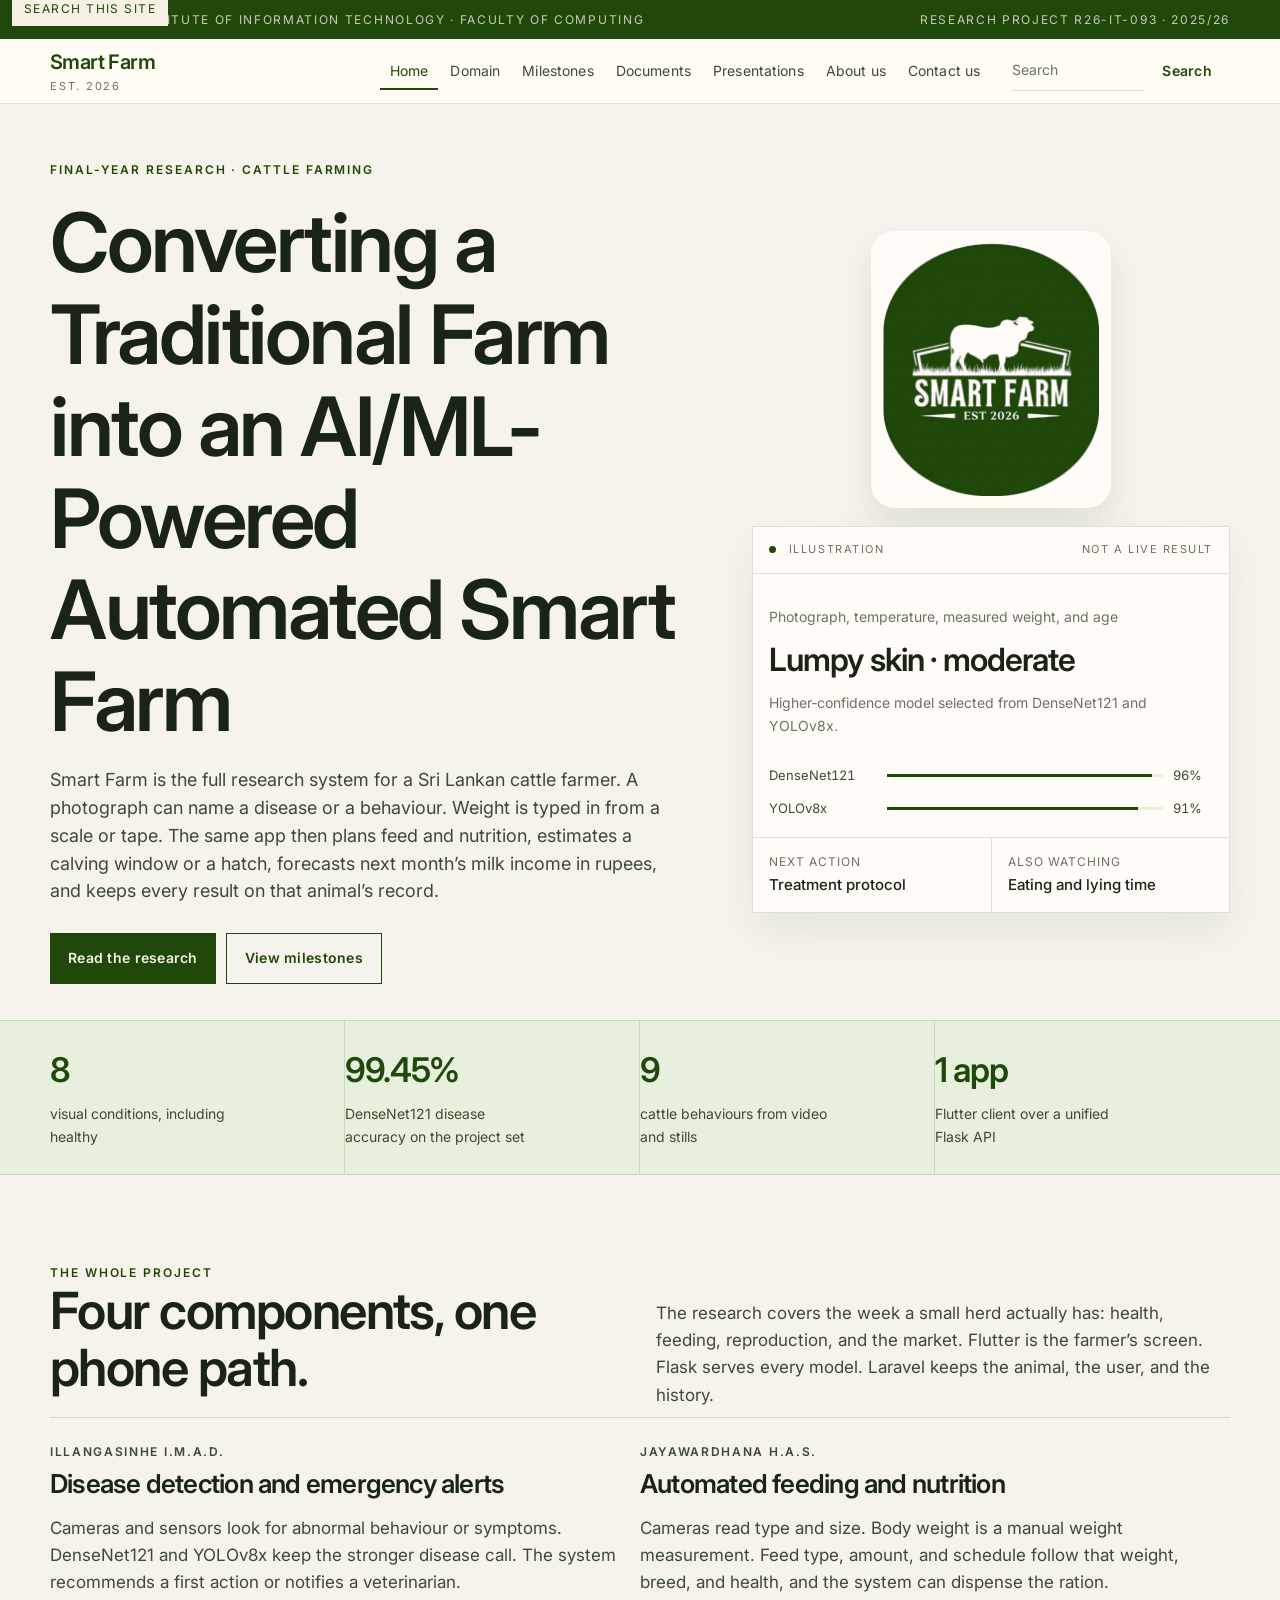
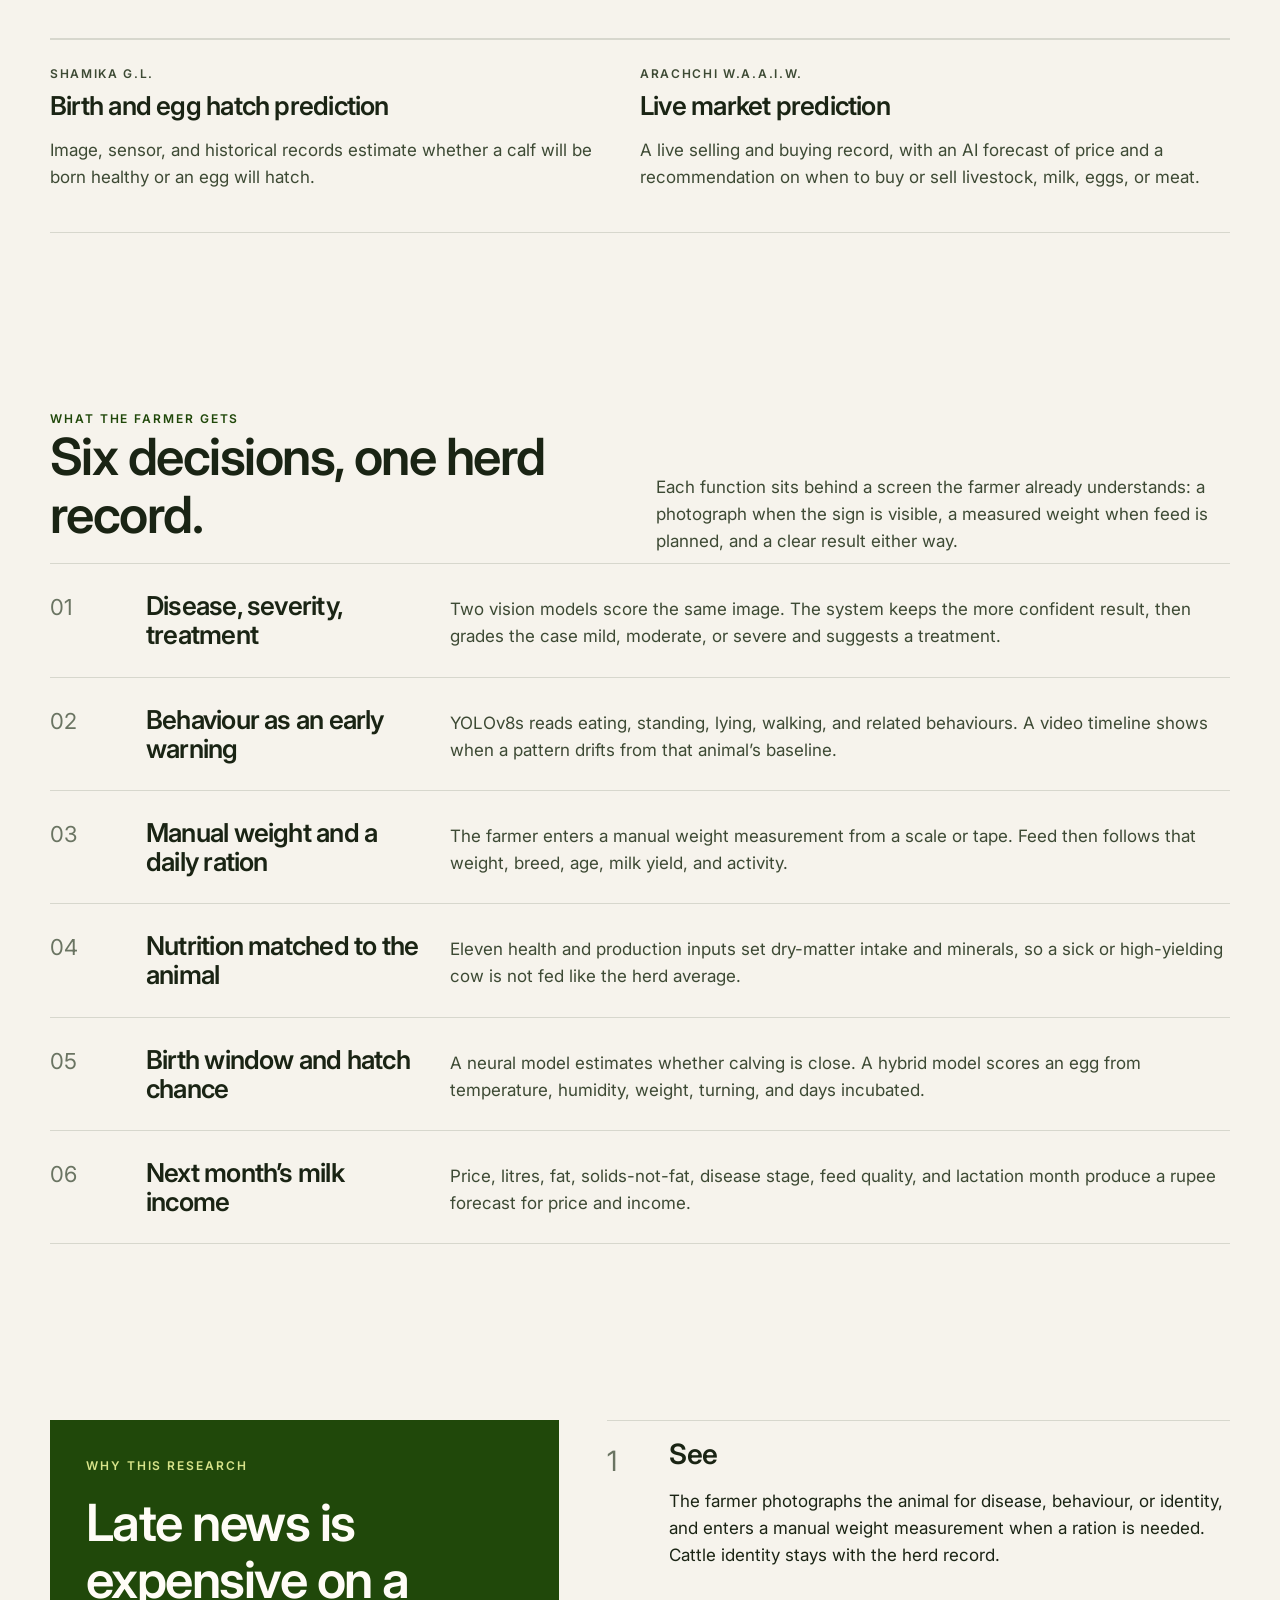
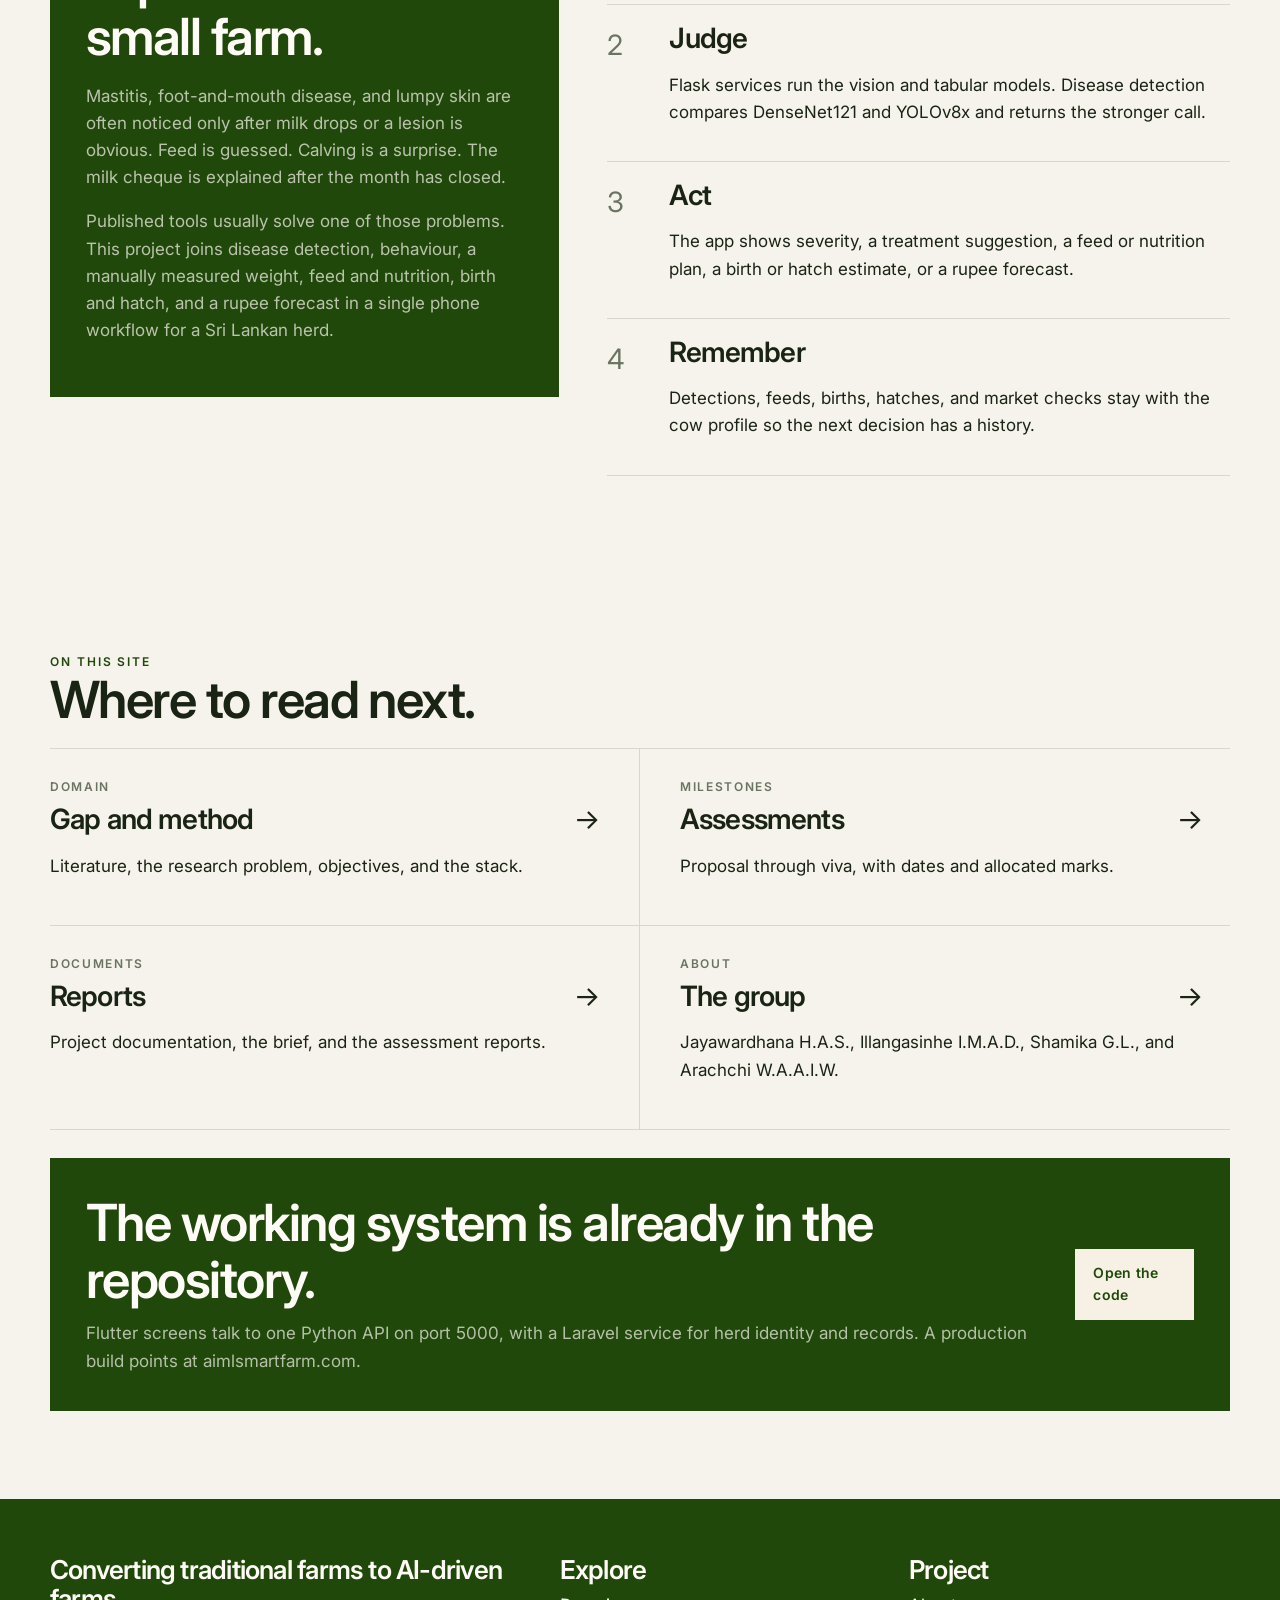
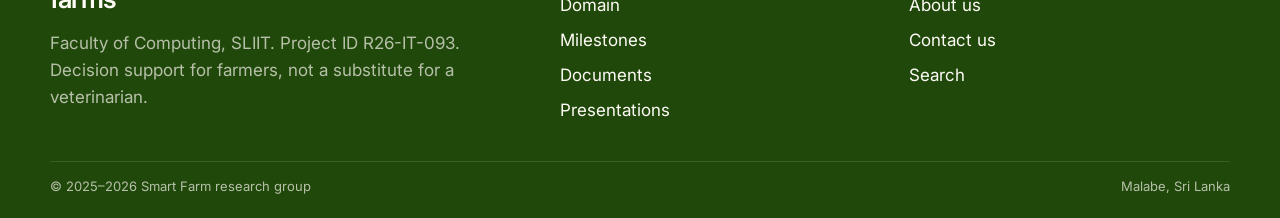
<file: index.html>
<!DOCTYPE html>
<html lang="en">
<head>
  <meta charset="utf-8">
  <meta name="viewport" content="width=device-width, initial-scale=1">
  <title>Smart Farm Research | Converting traditional farms with AI</title>
  <meta name="description" content="Final-year research project R26-IT-093 at SLIIT. An AI and machine-learning system that helps cattle farmers detect disease, plan feed, anticipate birth, and forecast milk income.">
  <link rel="icon" href="images/logo.png">
  <link rel="preconnect" href="https://fonts.googleapis.com">
  <link rel="preconnect" href="https://fonts.gstatic.com" crossorigin>
  <link href="https://fonts.googleapis.com/css2?family=Inter:wght@400;500;600;700&display=swap" rel="stylesheet">
  <link rel="stylesheet" href="css/styles.css">
</head>
<body>
  <a class="skip" href="#content">Skip to content</a>
  <div class="topbar">
    <div class="wrap">
      <span>Sri Lanka Institute of Information Technology · Faculty of Computing</span>
      <span>Research project R26-IT-093 · 2025/26</span>
    </div>
  </div>
  <header class="site-header">
    <div class="wrap nav-row">
      <a class="brand" href="index.html">
        <span><strong>Smart Farm</strong><small>Est. 2026</small></span>
      </a>
      <input class="nav-toggle" type="checkbox" id="nav-toggle">
      <label class="nav-burger" for="nav-toggle"><span></span></label>
      <nav class="nav" aria-label="Primary">
        <a href="index.html" aria-current="page">Home</a>
        <a href="domain.html">Domain</a>
        <a href="milestones.html">Milestones</a>
        <a href="documents.html">Documents</a>
        <a href="presentations.html">Presentations</a>
        <a href="about.html">About us</a>
        <a href="contact.html">Contact us</a>
      </nav>
      <form class="search-form" data-search role="search">
        <label class="skip" for="q">Search this site</label>
        <input id="q" type="search" name="q" placeholder="Search">
        <button class="btn-small" type="submit">Search</button>
      </form>
    </div>
  </header>

  <main id="content">
    <section class="hero">
      <div class="wrap hero-grid">
        <div>
          <p class="eyebrow">Final-year research · Cattle farming</p>
          <h1>Converting a Traditional Farm into an AI/ML-Powered Automated Smart Farm</h1>
          <p class="lede">Smart Farm is the full research system for a Sri Lankan cattle farmer. A photograph can name a disease or a behaviour. Weight is typed in from a scale or tape. The same app then plans feed and nutrition, estimates a calving window or a hatch, forecasts next month’s milk income in rupees, and keeps every result on that animal’s record.</p>
          <div class="actions">
            <a class="btn btn-primary" href="domain.html">Read the research</a>
            <a class="btn btn-ghost" href="milestones.html">View milestones</a>
          </div>
        </div>
        <aside class="hero-side">
          <img class="hero-logo" src="images/logo.png" alt="Smart Farm, established 2026">
        <div class="panel" aria-label="Example diagnosis from the mobile system">
          <div class="panel-top"><span><i class="dot"></i> Illustration</span><span>Not a live result</span></div>
          <div class="diagnosis">
            <p class="meta">Photograph, temperature, measured weight, and age</p>
            <h3>Lumpy skin · moderate</h3>
            <p class="meta">Higher-confidence model selected from DenseNet121 and YOLOv8x.</p>
          </div>
          <div class="bars">
            <div class="bar"><span>DenseNet121</span><div class="track"><span style="width:96%"></span></div><span>96%</span></div>
            <div class="bar"><span>YOLOv8x</span><div class="track warn"><span style="width:91%"></span></div><span>91%</span></div>
          </div>
          <div class="panel-foot">
            <div><span>Next action</span><strong>Treatment protocol</strong></div>
            <div><span>Also watching</span><strong>Eating and lying time</strong></div>
          </div>
        </div>
        </aside>
      </div>
      <div class="wrap stats">
        <div class="stat"><b>8</b><span>visual conditions, including healthy</span></div>
        <div class="stat"><b>99.45%</b><span>DenseNet121 disease accuracy on the project set</span></div>
        <div class="stat"><b>9</b><span>cattle behaviours from video and stills</span></div>
        <div class="stat"><b>1 app</b><span>Flutter client over a unified Flask API</span></div>
      </div>
    </section>

    <section>
      <div class="wrap">
        <div class="section-head">
          <div>
            <p class="eyebrow">The whole project</p>
            <h2>Four components, one phone path.</h2>
          </div>
          <p>The research covers the week a small herd actually has: health, feeding, reproduction, and the market. Flutter is the farmer’s screen. Flask serves every model. Laravel keeps the animal, the user, and the history.</p>
        </div>
        <div class="grid-2">
          <article class="card"><p class="kicker">Illangasinhe I.M.A.D.</p><h3>Disease detection and emergency alerts</h3><p>Cameras and sensors look for abnormal behaviour or symptoms. DenseNet121 and YOLOv8x keep the stronger disease call. The system recommends a first action or notifies a veterinarian.</p></article>
          <article class="card"><p class="kicker">Jayawardhana H.A.S.</p><h3>Automated feeding and nutrition</h3><p>Cameras read type and size. Body weight is a manual weight measurement. Feed type, amount, and schedule follow that weight, breed, and health, and the system can dispense the ration.</p></article>
          <article class="card"><p class="kicker">Shamika G.L.</p><h3>Birth and egg hatch prediction</h3><p>Image, sensor, and historical records estimate whether a calf will be born healthy or an egg will hatch.</p></article>
          <article class="card"><p class="kicker">Arachchi W.A.A.I.W.</p><h3>Live market prediction</h3><p>A live selling and buying record, with an AI forecast of price and a recommendation on when to buy or sell livestock, milk, eggs, or meat.</p></article>
        </div>
      </div>
    </section>

    <section>
      <div class="wrap">
        <div class="section-head">
          <div>
            <p class="eyebrow">What the farmer gets</p>
            <h2>Six decisions, one herd record.</h2>
          </div>
          <p>Each function sits behind a screen the farmer already understands: a photograph when the sign is visible, a measured weight when feed is planned, and a clear result either way.</p>
        </div>
        <div class="ledger">
          <article>
            <span>01</span>
            <h3>Disease, severity, treatment</h3>
            <p>Two vision models score the same image. The system keeps the more confident result, then grades the case mild, moderate, or severe and suggests a treatment.</p>
          </article>
          <article>
            <span>02</span>
            <h3>Behaviour as an early warning</h3>
            <p>YOLOv8s reads eating, standing, lying, walking, and related behaviours. A video timeline shows when a pattern drifts from that animal’s baseline.</p>
          </article>
          <article>
            <span>03</span>
            <h3>Manual weight and a daily ration</h3>
            <p>The farmer enters a manual weight measurement from a scale or tape. Feed then follows that weight, breed, age, milk yield, and activity.</p>
          </article>
          <article>
            <span>04</span>
            <h3>Nutrition matched to the animal</h3>
            <p>Eleven health and production inputs set dry-matter intake and minerals, so a sick or high-yielding cow is not fed like the herd average.</p>
          </article>
          <article>
            <span>05</span>
            <h3>Birth window and hatch chance</h3>
            <p>A neural model estimates whether calving is close. A hybrid model scores an egg from temperature, humidity, weight, turning, and days incubated.</p>
          </article>
          <article>
            <span>06</span>
            <h3>Next month’s milk income</h3>
            <p>Price, litres, fat, solids-not-fat, disease stage, feed quality, and lactation month produce a rupee forecast for price and income.</p>
          </article>
        </div>
      </div>
    </section>

    <section>
      <div class="wrap story">
        <div class="story-aside">
          <p class="eyebrow" style="color:#d7e38a">Why this research</p>
          <h2>Late news is expensive on a small farm.</h2>
          <p>Mastitis, foot-and-mouth disease, and lumpy skin are often noticed only after milk drops or a lesion is obvious. Feed is guessed. Calving is a surprise. The milk cheque is explained after the month has closed.</p>
          <p>Published tools usually solve one of those problems. This project joins disease detection, behaviour, a manually measured weight, feed and nutrition, birth and hatch, and a rupee forecast in a single phone workflow for a Sri Lankan herd.</p>
        </div>
        <div class="steps">
          <article class="step"><div class="num">1</div><div><h3>See</h3><p>The farmer photographs the animal for disease, behaviour, or identity, and enters a manual weight measurement when a ration is needed. Cattle identity stays with the herd record.</p></div></article>
          <article class="step"><div class="num">2</div><div><h3>Judge</h3><p>Flask services run the vision and tabular models. Disease detection compares DenseNet121 and YOLOv8x and returns the stronger call.</p></div></article>
          <article class="step"><div class="num">3</div><div><h3>Act</h3><p>The app shows severity, a treatment suggestion, a feed or nutrition plan, a birth or hatch estimate, or a rupee forecast.</p></div></article>
          <article class="step"><div class="num">4</div><div><h3>Remember</h3><p>Detections, feeds, births, hatches, and market checks stay with the cow profile so the next decision has a history.</p></div></article>
        </div>
      </div>
    </section>

    <section>
      <div class="wrap">
        <div class="section-head">
          <div>
            <p class="eyebrow">On this site</p>
            <h2>Where to read next.</h2>
          </div>
        </div>
        <div class="routes">
          <a href="domain.html"><p class="kicker">Domain</p><h3>Gap and method</h3><p>Literature, the research problem, objectives, and the stack.</p></a>
          <a href="milestones.html"><p class="kicker">Milestones</p><h3>Assessments</h3><p>Proposal through viva, with dates and allocated marks.</p></a>
          <a href="documents.html"><p class="kicker">Documents</p><h3>Reports</h3><p>Project documentation, the brief, and the assessment reports.</p></a>
          <a href="about.html"><p class="kicker">About</p><h3>The group</h3><p>Jayawardhana H.A.S., Illangasinhe I.M.A.D., Shamika G.L., and Arachchi W.A.A.I.W.</p></a>
        </div>
        <div class="band" style="margin-top:28px">
          <div>
            <h2>The working system is already in the repository.</h2>
            <p>Flutter screens talk to one Python API on port 5000, with a Laravel service for herd identity and records. A production build points at aimlsmartfarm.com.</p>
          </div>
          <a class="btn btn-primary" href="https://github.com/DineshIllangasinhe/SmartFarm">Open the code</a>
        </div>
      </div>
    </section>
  </main>

  <footer>
    <div class="wrap foot-grid">
      <div>
        <h3>Converting traditional farms to AI-driven farms</h3>
        <p>Faculty of Computing, SLIIT. Project ID R26-IT-093. Decision support for farmers, not a substitute for a veterinarian.</p>
      </div>
      <div>
        <h3>Explore</h3>
        <ul>
          <li><a href="domain.html">Domain</a></li>
          <li><a href="milestones.html">Milestones</a></li>
          <li><a href="documents.html">Documents</a></li>
          <li><a href="presentations.html">Presentations</a></li>
        </ul>
      </div>
      <div>
        <h3>Project</h3>
        <ul>
          <li><a href="about.html">About us</a></li>
          <li><a href="contact.html">Contact us</a></li>
          <li><a href="search.html">Search</a></li>
        </ul>
      </div>
    </div>
    <div class="wrap legal"><span>© 2025–2026 Smart Farm research group</span><span>Malabe, Sri Lanka</span></div>
  </footer>
  <script src="js/site.js"></script>
</body>
</html>
</file>
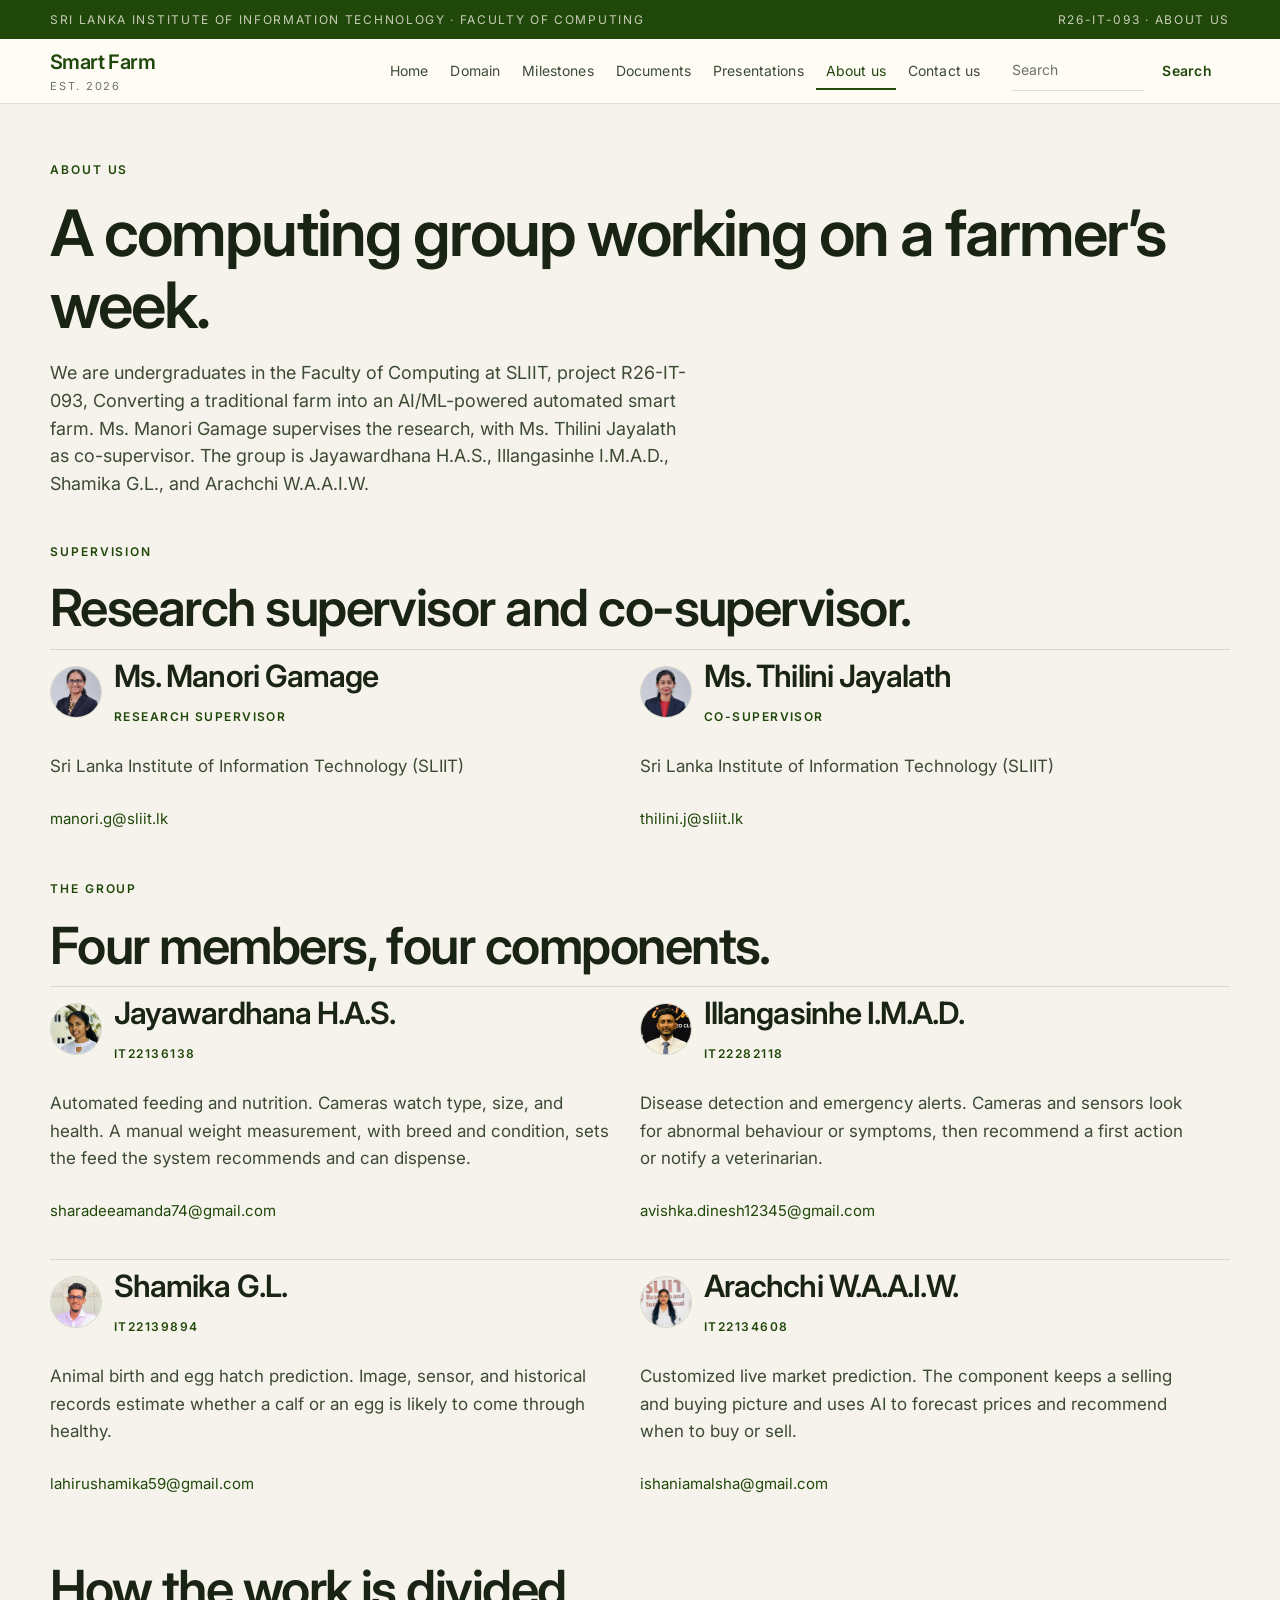
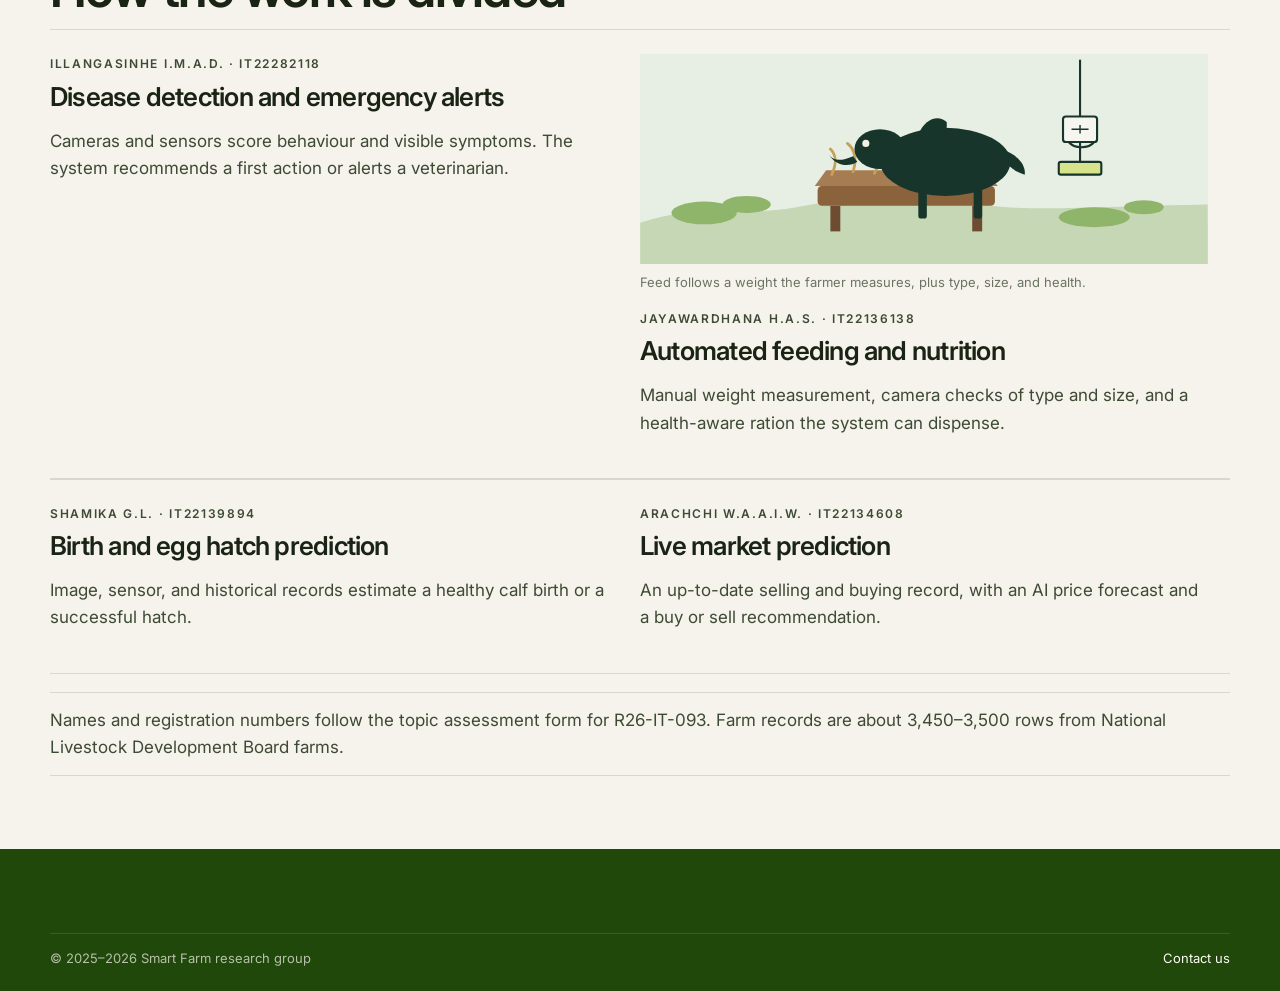
<file: about.html>
<!DOCTYPE html>
<html lang="en">
<head>
  <meta charset="utf-8">
  <meta name="viewport" content="width=device-width, initial-scale=1">
  <link rel="icon" href="images/logo.png">
  <title>About us | Smart Farm Research</title>
  <meta name="description" content="The SLIIT research group building an AI-powered smart farm for cattle farmers.">
  <link rel="preconnect" href="https://fonts.googleapis.com">
  <link href="https://fonts.googleapis.com/css2?family=Inter:wght@400;500;600;700&display=swap" rel="stylesheet">
  <link rel="stylesheet" href="css/styles.css">
</head>
<body>
  <a class="skip" href="#content">Skip to content</a>
  <div class="topbar"><div class="wrap"><span>Sri Lanka Institute of Information Technology · Faculty of Computing</span><span>R26-IT-093 · About us</span></div></div>
  <header class="site-header">
    <div class="wrap nav-row">
      <a class="brand" href="index.html"><span><strong>Smart Farm</strong><small>Est. 2026</small></span></a>
      <input class="nav-toggle" type="checkbox" id="nav-toggle"><label class="nav-burger" for="nav-toggle"><span></span></label>
      <nav class="nav" aria-label="Primary">
        <a href="index.html">Home</a>
        <a href="domain.html">Domain</a>
        <a href="milestones.html">Milestones</a>
        <a href="documents.html">Documents</a>
        <a href="presentations.html">Presentations</a>
        <a href="about.html" aria-current="page">About us</a>
        <a href="contact.html">Contact us</a>
      </nav>
      <form class="search-form" data-search role="search"><input type="search" name="q" placeholder="Search" aria-label="Search this site"><button class="btn-small" type="submit">Search</button></form>
    </div>
  </header>
  <main id="content">
    <div class="wrap page-hero">
      <p class="eyebrow">About us</p>
      <h1>A computing group working on a farmer’s week.</h1>
      <p class="lede">We are undergraduates in the Faculty of Computing at SLIIT, project R26-IT-093, Converting a traditional farm into an AI/ML-powered automated smart farm. Ms. Manori Gamage supervises the research, with Ms. Thilini Jayalath as co-supervisor. The group is Jayawardhana H.A.S., Illangasinhe I.M.A.D., Shamika G.L., and Arachchi W.A.A.I.W.</p>
    </div>
    <div class="wrap" style="padding-top:36px">
      <p class="eyebrow">Supervision</p>
      <h2>Research supervisor and co-supervisor.</h2>
    </div>
    <div class="wrap people">
      <article class="person">
        <header class="identity">
          <img class="avatar-photo" src="images/manori.jpg" alt="Portrait of Ms. Manori Gamage">
          <div class="identity-copy">
            <h2>Ms. Manori Gamage</h2>
            <span class="badge done">Research Supervisor</span>
          </div>
        </header>
        <p>Sri Lanka Institute of Information Technology (SLIIT)</p>
        <p class="mail"><a href="mailto:manori.g@sliit.lk">manori.g@sliit.lk</a></p>
      </article>
      <article class="person">
        <header class="identity">
          <img class="avatar-photo" src="images/thilini.jpg" alt="Portrait of Ms. Thilini Jayalath">
          <div class="identity-copy">
            <h2>Ms. Thilini Jayalath</h2>
            <span class="badge done">Co-Supervisor</span>
          </div>
        </header>
        <p>Sri Lanka Institute of Information Technology (SLIIT)</p>
        <p class="mail"><a href="mailto:thilini.j@sliit.lk">thilini.j@sliit.lk</a></p>
      </article>
    </div>
    <div class="wrap" style="padding-top:12px">
      <p class="eyebrow">The group</p>
      <h2>Four members, four components.</h2>
    </div>
    <div class="wrap people">
      <article class="person">
        <header class="identity">
          <img class="avatar-photo" src="images/jayawardhana.jpg" alt="Portrait of Jayawardhana H.A.S.">
          <div class="identity-copy">
            <h2>Jayawardhana H.A.S.</h2>
            <span class="badge done">IT22136138</span>
          </div>
        </header>
        <p>Automated feeding and nutrition. Cameras watch type, size, and health. A manual weight measurement, with breed and condition, sets the feed the system recommends and can dispense.</p>
        <p class="mail"><a href="mailto:sharadeeamanda74@gmail.com">sharadeeamanda74@gmail.com</a></p>
      </article>
      <article class="person">
        <header class="identity">
          <img class="avatar-photo" src="images/illangasinhe.jpg" alt="Portrait of Illangasinhe I.M.A.D.">
          <div class="identity-copy">
            <h2>Illangasinhe I.M.A.D.</h2>
            <span class="badge done">IT22282118</span>
          </div>
        </header>
        <p>Disease detection and emergency alerts. Cameras and sensors look for abnormal behaviour or symptoms, then recommend a first action or notify a veterinarian.</p>
        <p class="mail"><a href="mailto:avishka.dinesh12345@gmail.com">avishka.dinesh12345@gmail.com</a></p>
      </article>
      <article class="person">
        <header class="identity">
          <img class="avatar-photo" src="images/shamika.jpg" alt="Portrait of Shamika G.L.">
          <div class="identity-copy">
            <h2>Shamika G.L.</h2>
            <span class="badge done">IT22139894</span>
          </div>
        </header>
        <p>Animal birth and egg hatch prediction. Image, sensor, and historical records estimate whether a calf or an egg is likely to come through healthy.</p>
        <p class="mail"><a href="mailto:lahirushamika59@gmail.com">lahirushamika59@gmail.com</a></p>
      </article>
      <article class="person">
        <header class="identity">
          <img class="avatar-photo" src="images/arachchi.jpg" alt="Portrait of Arachchi W.A.A.I.W.">
          <div class="identity-copy">
            <h2>Arachchi W.A.A.I.W.</h2>
            <span class="badge done">IT22134608</span>
          </div>
        </header>
        <p>Customized live market prediction. The component keeps a selling and buying picture and uses AI to forecast prices and recommend when to buy or sell.</p>
        <p class="mail"><a href="mailto:ishaniamalsha@gmail.com">ishaniamalsha@gmail.com</a></p>
      </article>
    </div>
    <div class="wrap" style="padding:28px 0 56px">
      <h2>How the work is divided</h2>
      <div class="grid-2">
        <article class="card"><p class="kicker">Illangasinhe I.M.A.D. · IT22282118</p><h3>Disease detection and emergency alerts</h3><p>Cameras and sensors score behaviour and visible symptoms. The system recommends a first action or alerts a veterinarian.</p></article>
        <article class="card">
          <figure>
            <img src="images/feeding.svg" alt="A cow eating hay from a trough, with a hanging scale for manual weight measurement.">
            <figcaption>Feed follows a weight the farmer measures, plus type, size, and health.</figcaption>
          </figure>
          <p class="kicker">Jayawardhana H.A.S. · IT22136138</p><h3>Automated feeding and nutrition</h3><p>Manual weight measurement, camera checks of type and size, and a health-aware ration the system can dispense.</p>
        </article>
        <article class="card"><p class="kicker">Shamika G.L. · IT22139894</p><h3>Birth and egg hatch prediction</h3><p>Image, sensor, and historical records estimate a healthy calf birth or a successful hatch.</p></article>
        <article class="card"><p class="kicker">Arachchi W.A.A.I.W. · IT22134608</p><h3>Live market prediction</h3><p>An up-to-date selling and buying record, with an AI price forecast and a buy or sell recommendation.</p></article>
      </div>
      <p class="note" style="margin-top:18px">Names and registration numbers follow the topic assessment form for R26-IT-093. Farm records are about 3,450–3,500 rows from National Livestock Development Board farms.</p>
    </div>
  </main>
  <footer>
    <div class="wrap legal"><span>© 2025–2026 Smart Farm research group</span><span><a href="contact.html">Contact us</a></span></div>
  </footer>
  <script src="js/site.js"></script>
</body>
</html>
</file>
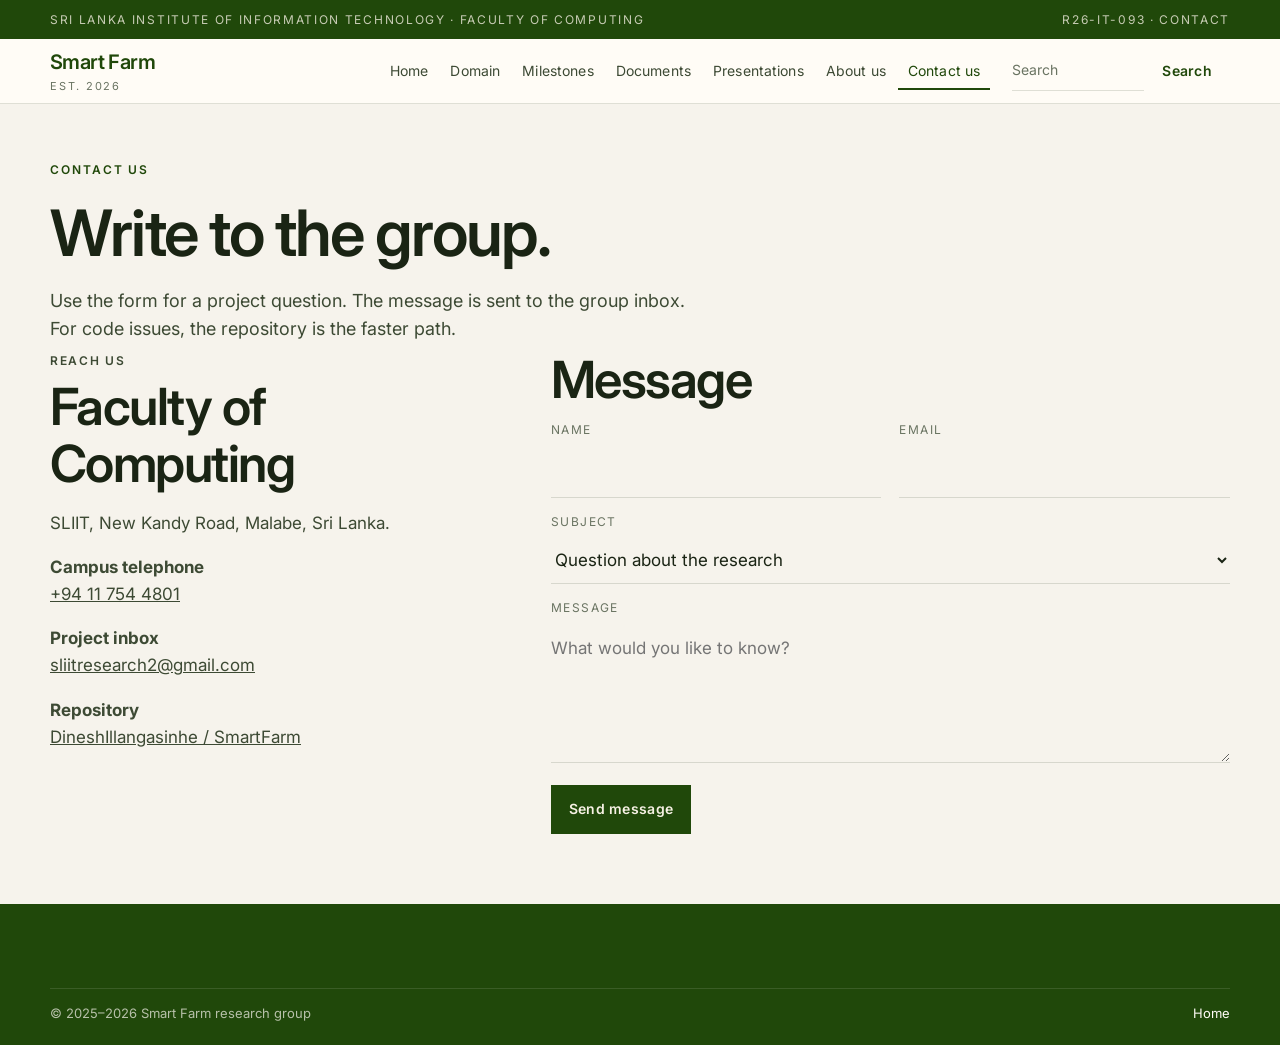
<file: contact.html>
<!DOCTYPE html>
<html lang="en">
<head>
  <meta charset="utf-8">
  <meta name="viewport" content="width=device-width, initial-scale=1">
  <link rel="icon" href="images/logo.png">
  <title>Contact us | Smart Farm Research</title>
  <meta name="description" content="Contact the SLIIT smart-farm research group.">
  <link rel="preconnect" href="https://fonts.googleapis.com">
  <link href="https://fonts.googleapis.com/css2?family=Inter:wght@400;500;600;700&display=swap" rel="stylesheet">
  <link rel="stylesheet" href="css/styles.css">
</head>
<body>
  <a class="skip" href="#content">Skip to content</a>
  <div class="topbar"><div class="wrap"><span>Sri Lanka Institute of Information Technology · Faculty of Computing</span><span>R26-IT-093 · Contact</span></div></div>
  <header class="site-header">
    <div class="wrap nav-row">
      <a class="brand" href="index.html"><span><strong>Smart Farm</strong><small>Est. 2026</small></span></a>
      <input class="nav-toggle" type="checkbox" id="nav-toggle"><label class="nav-burger" for="nav-toggle"><span></span></label>
      <nav class="nav" aria-label="Primary">
        <a href="index.html">Home</a>
        <a href="domain.html">Domain</a>
        <a href="milestones.html">Milestones</a>
        <a href="documents.html">Documents</a>
        <a href="presentations.html">Presentations</a>
        <a href="about.html">About us</a>
        <a href="contact.html" aria-current="page">Contact us</a>
      </nav>
      <form class="search-form" data-search role="search"><input type="search" name="q" placeholder="Search" aria-label="Search this site"><button class="btn-small" type="submit">Search</button></form>
    </div>
  </header>
  <main id="content">
    <div class="wrap page-hero">
      <p class="eyebrow">Contact us</p>
      <h1>Write to the group.</h1>
      <p class="lede">Use the form for a project question. The message is sent to the group inbox. For code issues, the repository is the faster path.</p>
    </div>
    <div class="wrap contact-grid" style="padding-bottom:56px">
      <aside class="card">
        <p class="kicker">Reach us</p>
        <h2>Faculty of Computing</h2>
        <p>SLIIT, New Kandy Road, Malabe, Sri Lanka.</p>
        <p><strong>Campus telephone</strong><br><a href="tel:+94117544801">+94 11 754 4801</a></p>
        <p><strong>Project inbox</strong><br><a href="mailto:sliitresearch2@gmail.com">sliitresearch2@gmail.com</a></p>
        <p><strong>Repository</strong><br><a href="https://github.com/DineshIllangasinhe/SmartFarm">DineshIllangasinhe / SmartFarm</a></p>
      </aside>
      <form class="card" data-contact data-inbox="sliitresearch2@gmail.com">
        <h2>Message</h2>
        <div class="form-grid">
          <div class="field"><label for="name">Name</label><input id="name" name="name" required autocomplete="name"></div>
          <div class="field"><label for="email">Email</label><input id="email" name="email" type="email" required autocomplete="email"></div>
        </div>
        <div class="field">
          <label for="topic">Subject</label>
          <select id="topic" name="topic">
            <option>Question about the research</option>
            <option>Request the proposal or slides</option>
            <option>Supervision or collaboration</option>
            <option>Technical issue in the app</option>
          </select>
        </div>
        <div class="field"><label for="message">Message</label><textarea id="message" name="message" required placeholder="What would you like to know?"></textarea></div>
        <button class="btn btn-primary" type="submit">Send message</button>
        <p data-status class="cite"></p>
        <pre data-preview style="white-space:pre-wrap;font-family:var(--mono);font-size:13px"></pre>
      </form>
    </div>
  </main>
  <footer>
    <div class="wrap legal"><span>© 2025–2026 Smart Farm research group</span><span><a href="index.html">Home</a></span></div>
  </footer>
  <script src="js/site.js"></script>
</body>
</html>
</file>
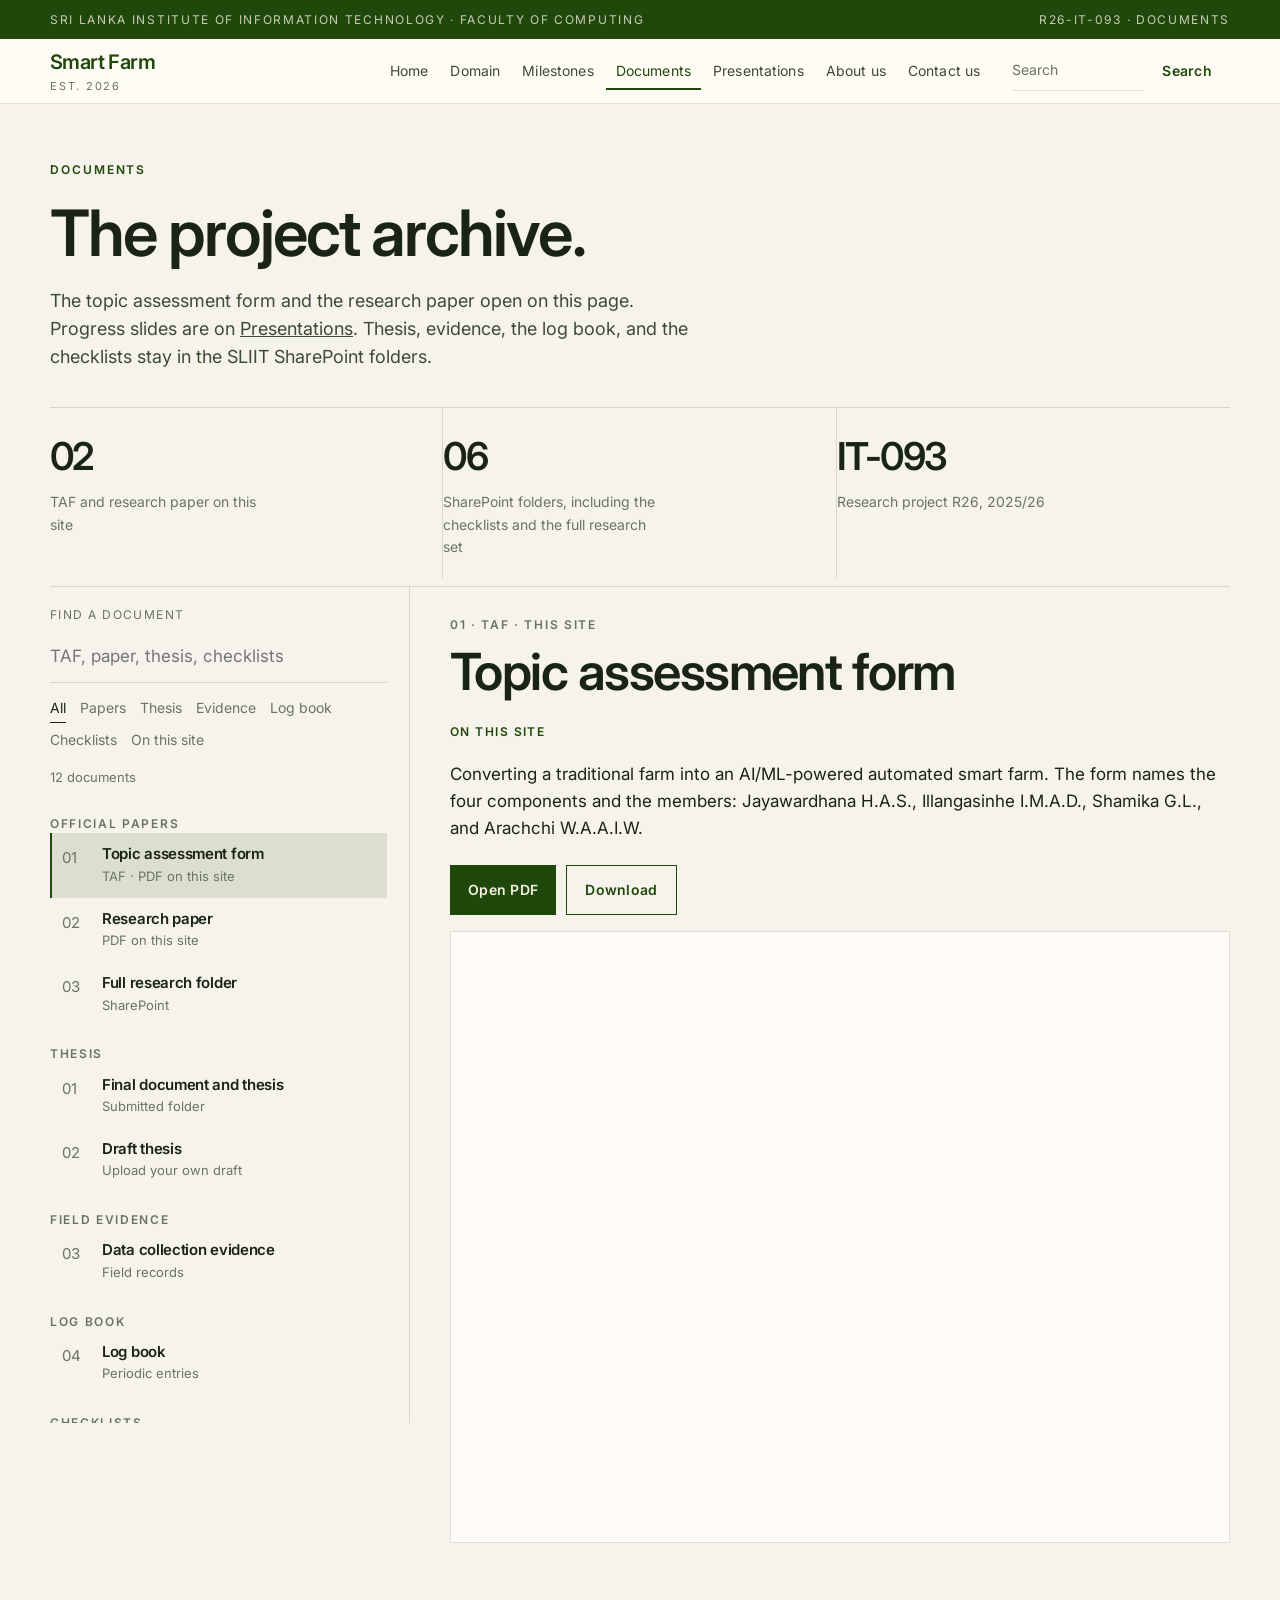
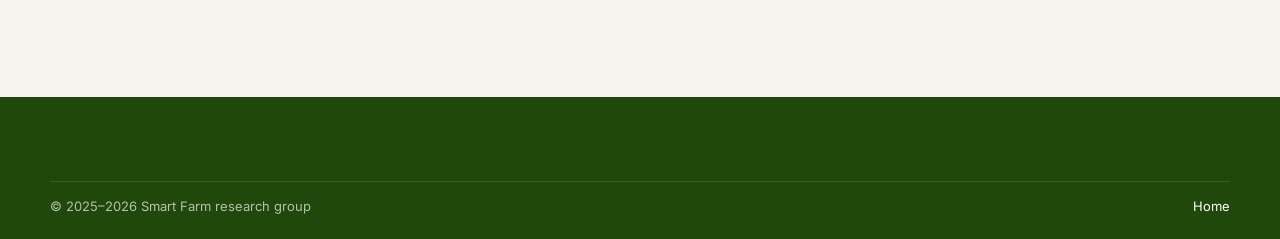
<file: documents.html>
<!DOCTYPE html>
<html lang="en">
<head>
  <meta charset="utf-8">
  <meta name="viewport" content="width=device-width, initial-scale=1">
  <link rel="icon" href="images/logo.png">
  <title>Documents | Smart Farm Research</title>
  <meta name="description" content="Final thesis, draft thesis, data-collection evidence, and the log book for the smart-farm research project, plus the pages published on this site.">
  <link rel="preconnect" href="https://fonts.googleapis.com">
  <link href="https://fonts.googleapis.com/css2?family=Inter:wght@400;500;600;700&display=swap" rel="stylesheet">
  <link rel="stylesheet" href="css/styles.css">
</head>
<body>
  <a class="skip" href="#content">Skip to content</a>
  <div class="topbar"><div class="wrap"><span>Sri Lanka Institute of Information Technology · Faculty of Computing</span><span>R26-IT-093 · Documents</span></div></div>
  <header class="site-header">
    <div class="wrap nav-row">
      <a class="brand" href="index.html"><span><strong>Smart Farm</strong><small>Est. 2026</small></span></a>
      <input class="nav-toggle" type="checkbox" id="nav-toggle"><label class="nav-burger" for="nav-toggle"><span></span></label>
      <nav class="nav" aria-label="Primary">
        <a href="index.html">Home</a>
        <a href="domain.html">Domain</a>
        <a href="milestones.html">Milestones</a>
        <a href="documents.html" aria-current="page">Documents</a>
        <a href="presentations.html">Presentations</a>
        <a href="about.html">About us</a>
        <a href="contact.html">Contact us</a>
      </nav>
      <form class="search-form" data-search role="search"><input type="search" name="q" placeholder="Search" aria-label="Search this site"><button class="btn-small" type="submit">Search</button></form>
    </div>
  </header>
  <main id="content">
    <div class="wrap page-hero">
      <p class="eyebrow">Documents</p>
      <h1>The project archive.</h1>
      <p class="lede">The topic assessment form and the research paper open on this page. Progress slides are on <a href="presentations.html">Presentations</a>. Thesis, evidence, the log book, and the checklists stay in the SLIIT SharePoint folders.</p>
    </div>
    <div class="wrap archive-metrics" aria-label="Archive summary">
      <div><b>02</b><span>TAF and research paper on this site</span></div>
      <div><b>06</b><span>SharePoint folders, including the checklists and the full research set</span></div>
      <div><b>IT-093</b><span>Research project R26, 2025/26</span></div>
    </div>

    <div class="wrap archive" data-archive>
      <div class="archive-index">
        <div class="archive-tools">
          <label for="doc-search">Find a document</label>
          <input id="doc-search" type="search" data-doc-search placeholder="TAF, paper, thesis, checklists" autocomplete="off">
          <div class="archive-filters" role="toolbar" aria-label="Filter documents">
            <button type="button" data-filter="all" aria-pressed="true">All</button>
            <button type="button" data-filter="papers" aria-pressed="false">Papers</button>
            <button type="button" data-filter="thesis" aria-pressed="false">Thesis</button>
            <button type="button" data-filter="evidence" aria-pressed="false">Evidence</button>
            <button type="button" data-filter="logbook" aria-pressed="false">Log book</button>
            <button type="button" data-filter="checklists" aria-pressed="false">Checklists</button>
            <button type="button" data-filter="pages" aria-pressed="false">On this site</button>
          </div>
          <p class="archive-count" data-doc-count>12 documents</p>
        </div>

        <div class="index-group" data-group="papers">
          <p class="kicker">Official papers</p>
          <article class="record" id="taf" data-group="papers" data-text="taf topic assessment form r26-it-093 jayawardhana illangasinhe shamika arachchi feeding disease birth market">
            <button class="record-open" type="button">
              <span class="record-index">01</span>
              <span><strong>Topic assessment form</strong><small>TAF · PDF on this site</small></span>
            </button>
            <div class="record-body">
              <p class="kicker">01 · TAF · This site</p>
              <h2>Topic assessment form</h2>
              <p><span class="badge done">On this site</span></p>
              <p>Converting a traditional farm into an AI/ML-powered automated smart farm. The form names the four components and the members: Jayawardhana H.A.S., Illangasinhe I.M.A.D., Shamika G.L., and Arachchi W.A.A.I.W.</p>
              <p class="record-actions">
                <a class="btn btn-primary" href="files/taf-r26-it-093.pdf" target="_blank" rel="noopener">Open PDF</a>
                <a class="btn btn-ghost" href="files/taf-r26-it-093.pdf" download>Download</a>
              </p>
              <div data-preview="files/taf-r26-it-093.pdf" data-preview-title="Topic assessment form"></div>
            </div>
          </article>
          <article class="record" id="paper" data-group="papers" data-text="research paper smart livestock personalized feeding multimodal disease detection ieee">
            <button class="record-open" type="button">
              <span class="record-index">02</span>
              <span><strong>Research paper</strong><small>PDF on this site</small></span>
            </button>
            <div class="record-body">
              <p class="kicker">02 · Paper · This site</p>
              <h2>Research paper</h2>
              <p><span class="badge done">On this site</span></p>
              <p>An AI/ML-enabled smart livestock framework for personalized feeding and multimodal disease detection. The paper covers the feeding recommendation, disease classification, severity, treatment, and behaviour alerts.</p>
              <p class="record-actions">
                <a class="btn btn-primary" href="files/research-paper.pdf" target="_blank" rel="noopener">Open PDF</a>
                <a class="btn btn-ghost" href="files/research-paper.pdf" download>Download</a>
              </p>
              <div data-preview="files/research-paper.pdf" data-preview-title="Research paper"></div>
            </div>
          </article>
          <article class="record" id="library" data-group="papers" data-text="full folder research document sharepoint taf paper pp1 pp2 presentations">
            <button class="record-open" type="button">
              <span class="record-index">03</span>
              <span><strong>Full research folder</strong><small>SharePoint</small></span>
            </button>
            <div class="record-body">
              <p class="kicker">03 · Folder · SharePoint</p>
              <h2>Full research folder</h2>
              <p><span class="badge done">SharePoint</span></p>
              <p>The R26-IT-093 research folder: the topic assessment form, the research paper, progress presentation 1, and progress presentation 2. Copies of those files also open on this site.</p>
              <p class="record-actions">
                <a class="btn btn-primary" href="https://mysliit-my.sharepoint.com/:f:/g/personal/it22136138_my_sliit_lk/IgApW0Q1vNu3RotAbOdApCFYAcvEWcFixo6QEDPmWgquNHg?e=cevesG" target="_blank" rel="noopener noreferrer">Open folder</a>
                <button type="button" class="btn btn-ghost" data-copy="https://mysliit-my.sharepoint.com/:f:/g/personal/it22136138_my_sliit_lk/IgApW0Q1vNu3RotAbOdApCFYAcvEWcFixo6QEDPmWgquNHg?e=cevesG">Copy link</button>
              </p>
              <p class="cite">Sign in with a my.sliit.lk account if SharePoint asks. The PDFs and slide decks are also stored in this website.</p>
            </div>
          </article>
        </div>

        <div class="index-group" data-group="thesis">
          <p class="kicker">Thesis</p>
          <article class="record" id="final" data-group="thesis" data-text="final document thesis group report individual component sharepoint submitted">
            <button class="record-open" type="button">
              <span class="record-index">01</span>
              <span><strong>Final document and thesis</strong><small>Submitted folder</small></span>
            </button>
            <div class="record-body">
              <p class="kicker">01 · Thesis · SharePoint</p>
              <h2>Final document and thesis</h2>
              <p><span class="badge done">Submitted</span></p>
              <p>The closing set for R26-IT-093: the group thesis and the four individual component reports. The folder opens in SLIIT SharePoint.</p>
              <ul>
                <li>Group final report</li>
                <li>Jayawardhana H.A.S. — automated feeding and nutrition</li>
                <li>Illangasinhe I.M.A.D. — disease detection and emergency alerts</li>
                <li>Shamika G.L. — birth and egg hatch prediction</li>
                <li>Arachchi W.A.A.I.W. — live market prediction</li>
              </ul>
              <p class="record-actions">
                <a class="btn btn-primary" href="https://mysliit-my.sharepoint.com/:f:/g/personal/it22136138_my_sliit_lk/IgCK3z40pq88QalBqfAGr1CzAebVzKSjNzNtouQjbEu9ulY?e=QS0IJg" target="_blank" rel="noopener noreferrer">Open folder</a>
                <button type="button" class="btn btn-ghost" data-copy="https://mysliit-my.sharepoint.com/:f:/g/personal/it22136138_my_sliit_lk/IgCK3z40pq88QalBqfAGr1CzAebVzKSjNzNtouQjbEu9ulY?e=QS0IJg">Copy link</button>
              </p>
              <p class="cite">Sign in with a my.sliit.lk account. SharePoint does not allow this page to embed the folder.</p>
            </div>
          </article>
          <article class="record" id="draft" data-group="thesis" data-text="draft thesis upload member working copy sharepoint">
            <button class="record-open" type="button">
              <span class="record-index">02</span>
              <span><strong>Draft thesis</strong><small>Upload your own draft</small></span>
            </button>
            <div class="record-body">
              <p class="kicker">02 · Thesis · SharePoint</p>
              <h2>Draft thesis</h2>
              <p><span class="badge wait">Working copies</span></p>
              <p>This is the folder for drafts before the final submission. Open it, then upload your own thesis file into the folder.</p>
              <p class="record-actions">
                <a class="btn btn-primary" href="https://mysliit-my.sharepoint.com/:f:/g/personal/it22136138_my_sliit_lk/IgB-ipHkZ88jQ6OaZ_05EwF6Af8AUQwpL1rrm9ak-Y5FZ1g?e=OdIh4y" target="_blank" rel="noopener noreferrer">Open folder and upload</a>
                <button type="button" class="btn btn-ghost" data-copy="https://mysliit-my.sharepoint.com/:f:/g/personal/it22136138_my_sliit_lk/IgB-ipHkZ88jQ6OaZ_05EwF6Af8AUQwpL1rrm9ak-Y5FZ1g?e=OdIh4y">Copy link</button>
              </p>
              <p class="cite">Sign in with a my.sliit.lk account, then use SharePoint’s upload control inside the folder.</p>
            </div>
          </article>
        </div>

        <div class="index-group" data-group="evidence">
          <p class="kicker">Field evidence</p>
          <article class="record" id="evidence" data-group="evidence" data-text="data collection evidence photographs forms datasets evaluation sharepoint">
            <button class="record-open" type="button">
              <span class="record-index">03</span>
              <span><strong>Data collection evidence</strong><small>Field records</small></span>
            </button>
            <div class="record-body">
              <p class="kicker">03 · Evidence · SharePoint</p>
              <h2>Data collection evidence</h2>
              <p><span class="badge done">Collected</span></p>
              <p>Photographs, forms, and the other records gathered for the datasets and the evaluation. The folder is the evidence trail behind the models.</p>
              <p class="record-actions">
                <a class="btn btn-primary" href="https://mysliit-my.sharepoint.com/:f:/g/personal/it22136138_my_sliit_lk/IgDl0UiALh8iQ7spjqNVmyk1AStjPKsiPlsgamNQonKjhFU?e=xOJc5R" target="_blank" rel="noopener noreferrer">Open folder</a>
                <button type="button" class="btn btn-ghost" data-copy="https://mysliit-my.sharepoint.com/:f:/g/personal/it22136138_my_sliit_lk/IgDl0UiALh8iQ7spjqNVmyk1AStjPKsiPlsgamNQonKjhFU?e=xOJc5R">Copy link</button>
              </p>
              <p class="cite">Sign in with a my.sliit.lk account.</p>
            </div>
          </article>
        </div>

        <div class="index-group" data-group="logbook">
          <p class="kicker">Log book</p>
          <article class="record" id="logbook" data-group="logbook" data-text="log book logbook entries topic change component split sharepoint">
            <button class="record-open" type="button">
              <span class="record-index">04</span>
              <span><strong>Log book</strong><small>Periodic entries</small></span>
            </button>
            <div class="record-body">
              <p class="kicker">04 · Log book · SharePoint</p>
              <h2>Log book</h2>
              <p><span class="badge done">Maintained</span></p>
              <p>Periodic entries for project R26-IT-093. The May entry records the topic change and the new component split. The scanned log is in this folder.</p>
              <p class="record-actions">
                <a class="btn btn-primary" href="https://mysliit-my.sharepoint.com/:f:/g/personal/it22136138_my_sliit_lk/IgB5IY4vJ75KS6bOOENdhW73AQ4CZNibCvDY6mk2O2Cv4PE?e=XprmNd" target="_blank" rel="noopener noreferrer">Open folder</a>
                <button type="button" class="btn btn-ghost" data-copy="https://mysliit-my.sharepoint.com/:f:/g/personal/it22136138_my_sliit_lk/IgB5IY4vJ75KS6bOOENdhW73AQ4CZNibCvDY6mk2O2Cv4PE?e=XprmNd">Copy link</button>
              </p>
              <p class="cite">Sign in with a my.sliit.lk account.</p>
            </div>
          </article>
        </div>

        <div class="index-group" data-group="checklists">
          <p class="kicker">Checklists</p>
          <article class="record" id="checklists" data-group="checklists" data-text="checklists checklist status documents supervisor progress windows sharepoint">
            <button class="record-open" type="button">
              <span class="record-index">05</span>
              <span><strong>Checklists</strong><small>Supervisor and status documents</small></span>
            </button>
            <div class="record-body">
              <p class="kicker">05 · Checklists · SharePoint</p>
              <h2>Checklists</h2>
              <p><span class="badge done">Folder linked</span></p>
              <p>Status documents and supervisor checklists for the progress windows of R26-IT-093. The folder opens in SLIIT SharePoint.</p>
              <p class="record-actions">
                <a class="btn btn-primary" href="https://mysliit-my.sharepoint.com/:f:/g/personal/it22136138_my_sliit_lk/IgA4l9QvEKsIRpYIHT7pUjoXAdE7xv3zB7LnTE54fiTDUu4?e=tJVFbN" target="_blank" rel="noopener noreferrer">Open folder</a>
                <button type="button" class="btn btn-ghost" data-copy="https://mysliit-my.sharepoint.com/:f:/g/personal/it22136138_my_sliit_lk/IgA4l9QvEKsIRpYIHT7pUjoXAdE7xv3zB7LnTE54fiTDUu4?e=tJVFbN">Copy link</button>
              </p>
              <p><a href="milestones.html">What each progress window asks for</a></p>
              <p class="cite">Sign in with a my.sliit.lk account if SharePoint asks.</p>
            </div>
          </article>
        </div>

        <div class="index-group" data-group="pages">
          <p class="kicker">On this site</p>
          <article class="record" id="documentation" data-group="pages" data-text="project documentation scope components weight method stack">
            <button class="record-open" type="button">
              <span class="record-index">05</span>
              <span><strong>Project documentation</strong><small>Opens on this site</small></span>
            </button>
            <div class="record-body">
              <p class="kicker">05 · Page · This site</p>
              <h2>Project documentation</h2>
              <p><span class="badge done">On this site</span></p>
              <p>Scope, the four components, manual weight measurement, method, and the stack for R26-IT-093.</p>
              <p class="record-actions">
                <a class="btn btn-primary" href="files/project-documentation.html">Open documentation</a>
                <button type="button" class="btn btn-ghost" data-copy="files/project-documentation.html">Copy link</button>
              </p>
              <div data-preview="files/project-documentation.html" data-preview-title="Project documentation"></div>
            </div>
          </article>
          <article class="record" id="charter" data-group="pages" data-text="project charter brief scope members success test">
            <button class="record-open" type="button">
              <span class="record-index">06</span>
              <span><strong>Project charter</strong><small>Brief online</small></span>
            </button>
            <div class="record-body">
              <p class="kicker">06 · Page · This site</p>
              <h2>Project charter</h2>
              <p><span class="badge done">Brief online</span></p>
              <p>One document: scope, members’ components, and the success test for the farm system.</p>
              <p class="record-actions">
                <a class="btn btn-primary" href="files/project-brief.html">Open project brief</a>
                <button type="button" class="btn btn-ghost" data-copy="files/project-brief.html">Copy link</button>
              </p>
              <div data-preview="files/project-brief.html" data-preview-title="Project brief"></div>
            </div>
          </article>
          <article class="record" id="proposal" data-group="pages" data-text="proposal document problem objectives method may 2026">
            <button class="record-open" type="button">
              <span class="record-index">07</span>
              <span><strong>Proposal document</strong><small>Summary online</small></span>
            </button>
            <div class="record-body">
              <p class="kicker">07 · Page · This site</p>
              <h2>Proposal document</h2>
              <p><span class="badge wait">Summary online</span></p>
              <p>The proposal after the 2 May 2026 redirect: problem, objectives, and method for the smart farm. The full write-up on this site is the proposal section of the project brief.</p>
              <p class="record-actions">
                <a class="btn btn-primary" href="files/project-brief.html#proposal">Read the proposal summary</a>
                <button type="button" class="btn btn-ghost" data-copy="files/project-brief.html#proposal">Copy link</button>
              </p>
              <div data-preview="files/project-brief.html#proposal" data-preview-title="Proposal summary"></div>
            </div>
          </article>
          <article class="record" id="code" data-group="pages" data-text="technical record repository readme github models endpoints">
            <button class="record-open" type="button">
              <span class="record-index">08</span>
              <span><strong>Technical record</strong><small>Repository</small></span>
            </button>
            <div class="record-body">
              <p class="kicker">08 · Repository · GitHub</p>
              <h2>Technical record</h2>
              <p><span class="badge done">Available</span></p>
              <p>The living description of models, endpoints, and screens is the repository README.</p>
              <p class="record-actions">
                <a class="btn btn-primary" href="https://github.com/DineshIllangasinhe/SmartFarm" target="_blank" rel="noopener noreferrer">Open repository</a>
                <button type="button" class="btn btn-ghost" data-copy="https://github.com/DineshIllangasinhe/SmartFarm">Copy link</button>
              </p>
            </div>
          </article>
        </div>
        <p class="archive-hint">Arrow keys move through the list. Enter opens the selected folder or page.</p>
      </div>
      <div class="sheet" data-sheet tabindex="-1"></div>
      <p class="archive-toast" data-toast role="status"></p>
    </div>
  </main>
  <footer>
    <div class="wrap legal"><span>© 2025–2026 Smart Farm research group</span><span><a href="index.html">Home</a></span></div>
  </footer>
  <script src="js/site.js"></script>
  <script src="js/documents.js"></script>
</body>
</html>
</file>
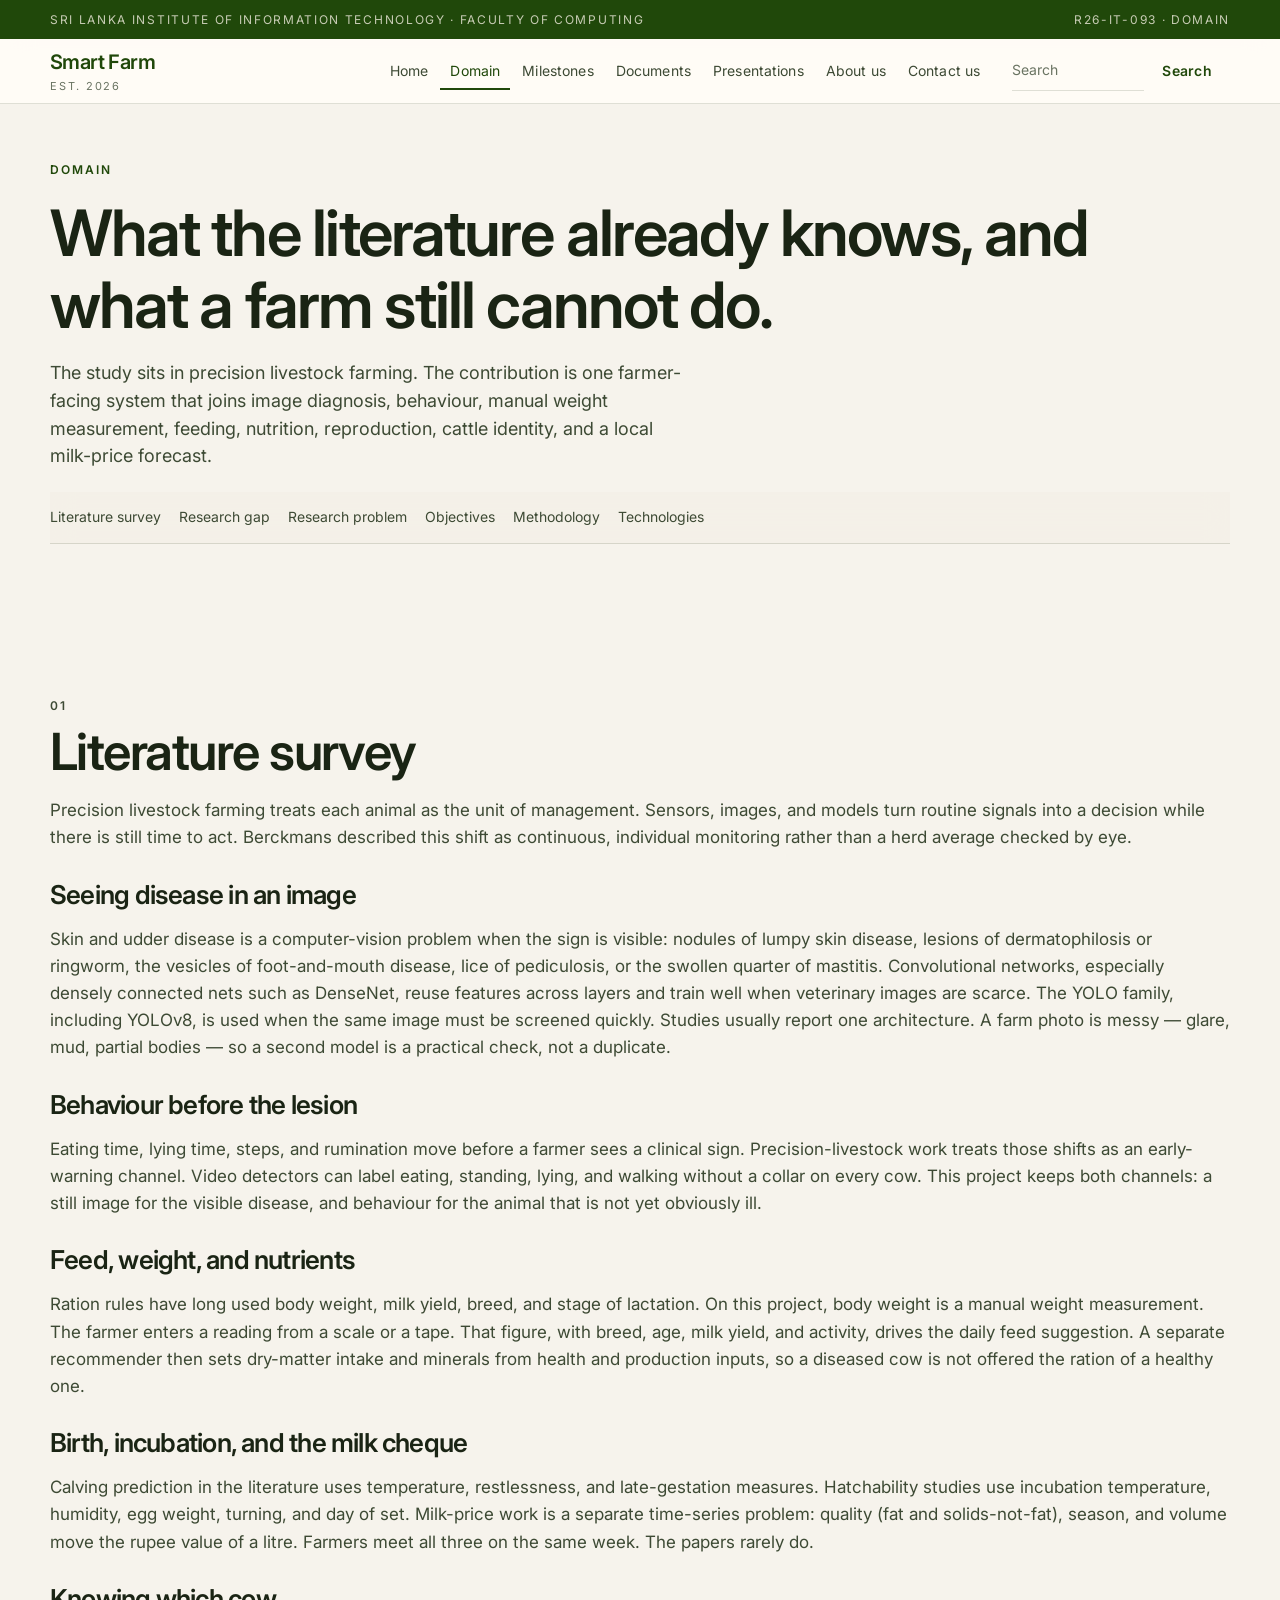
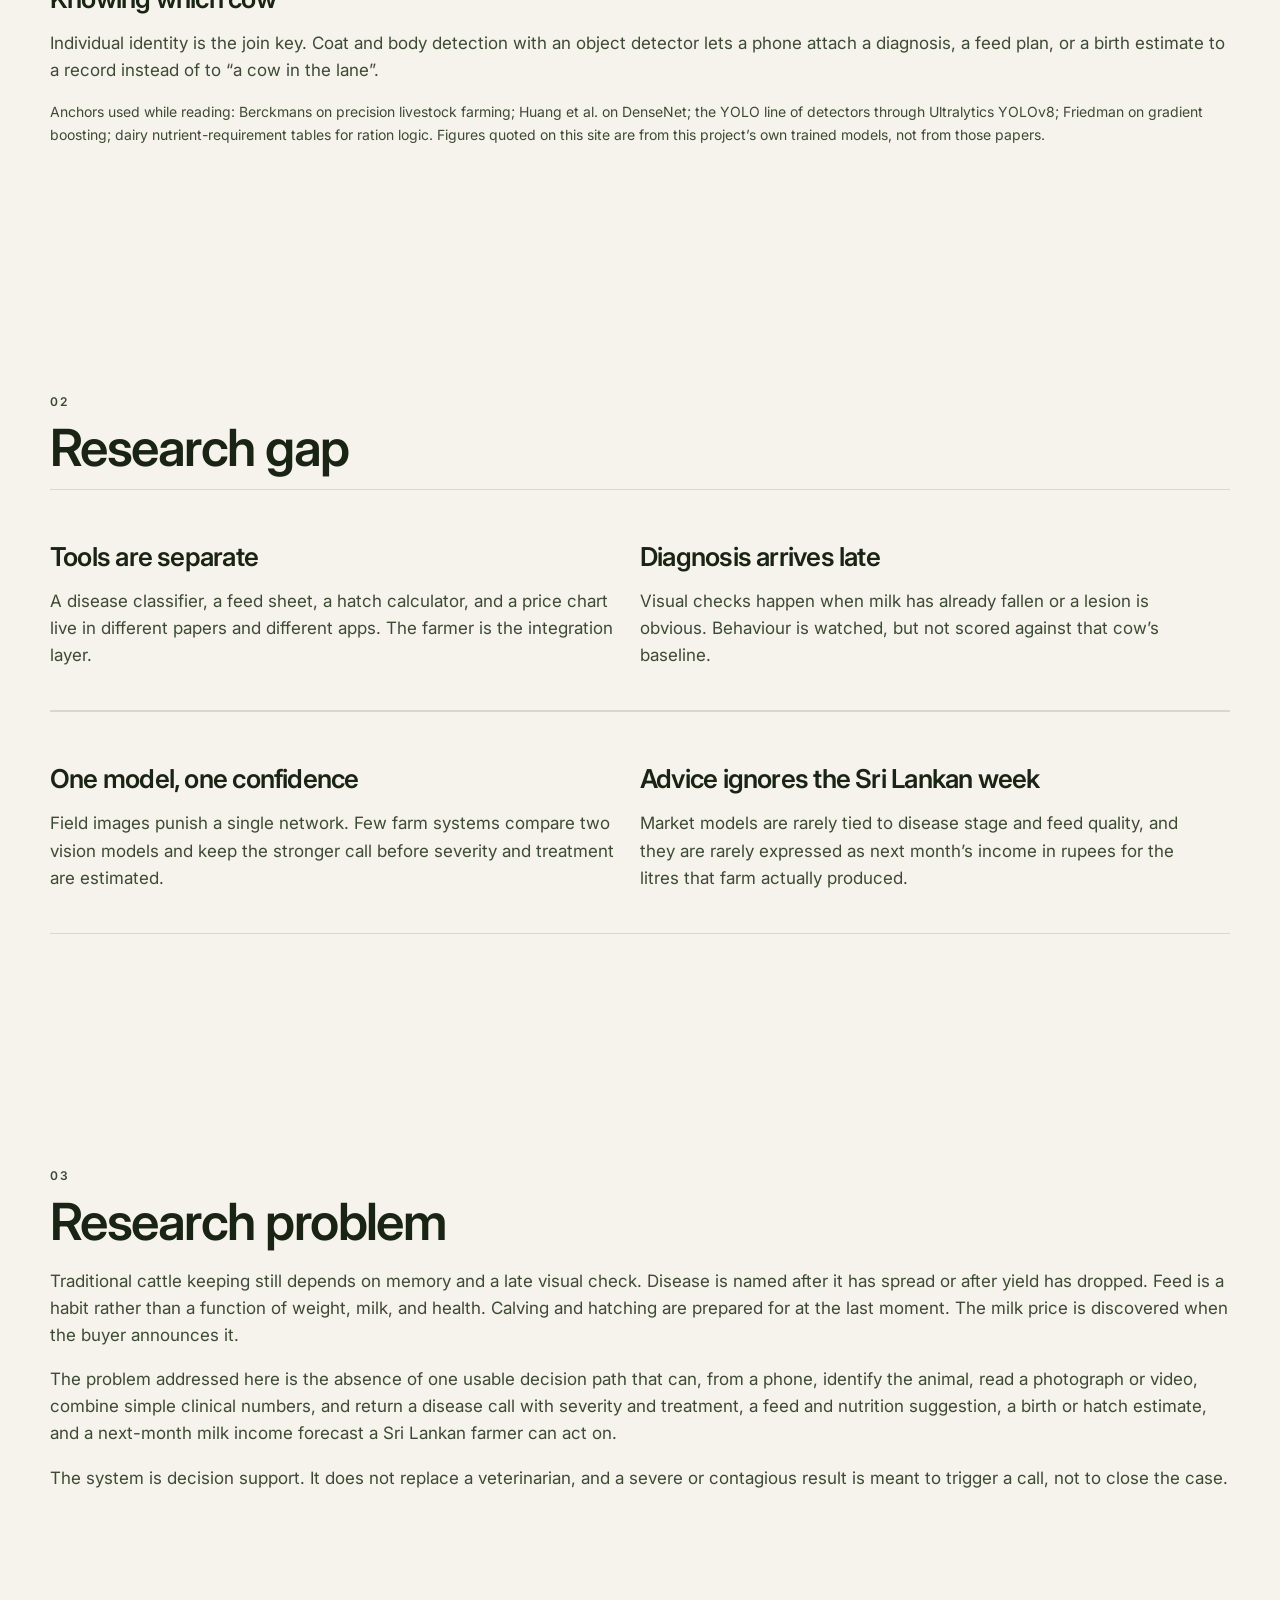
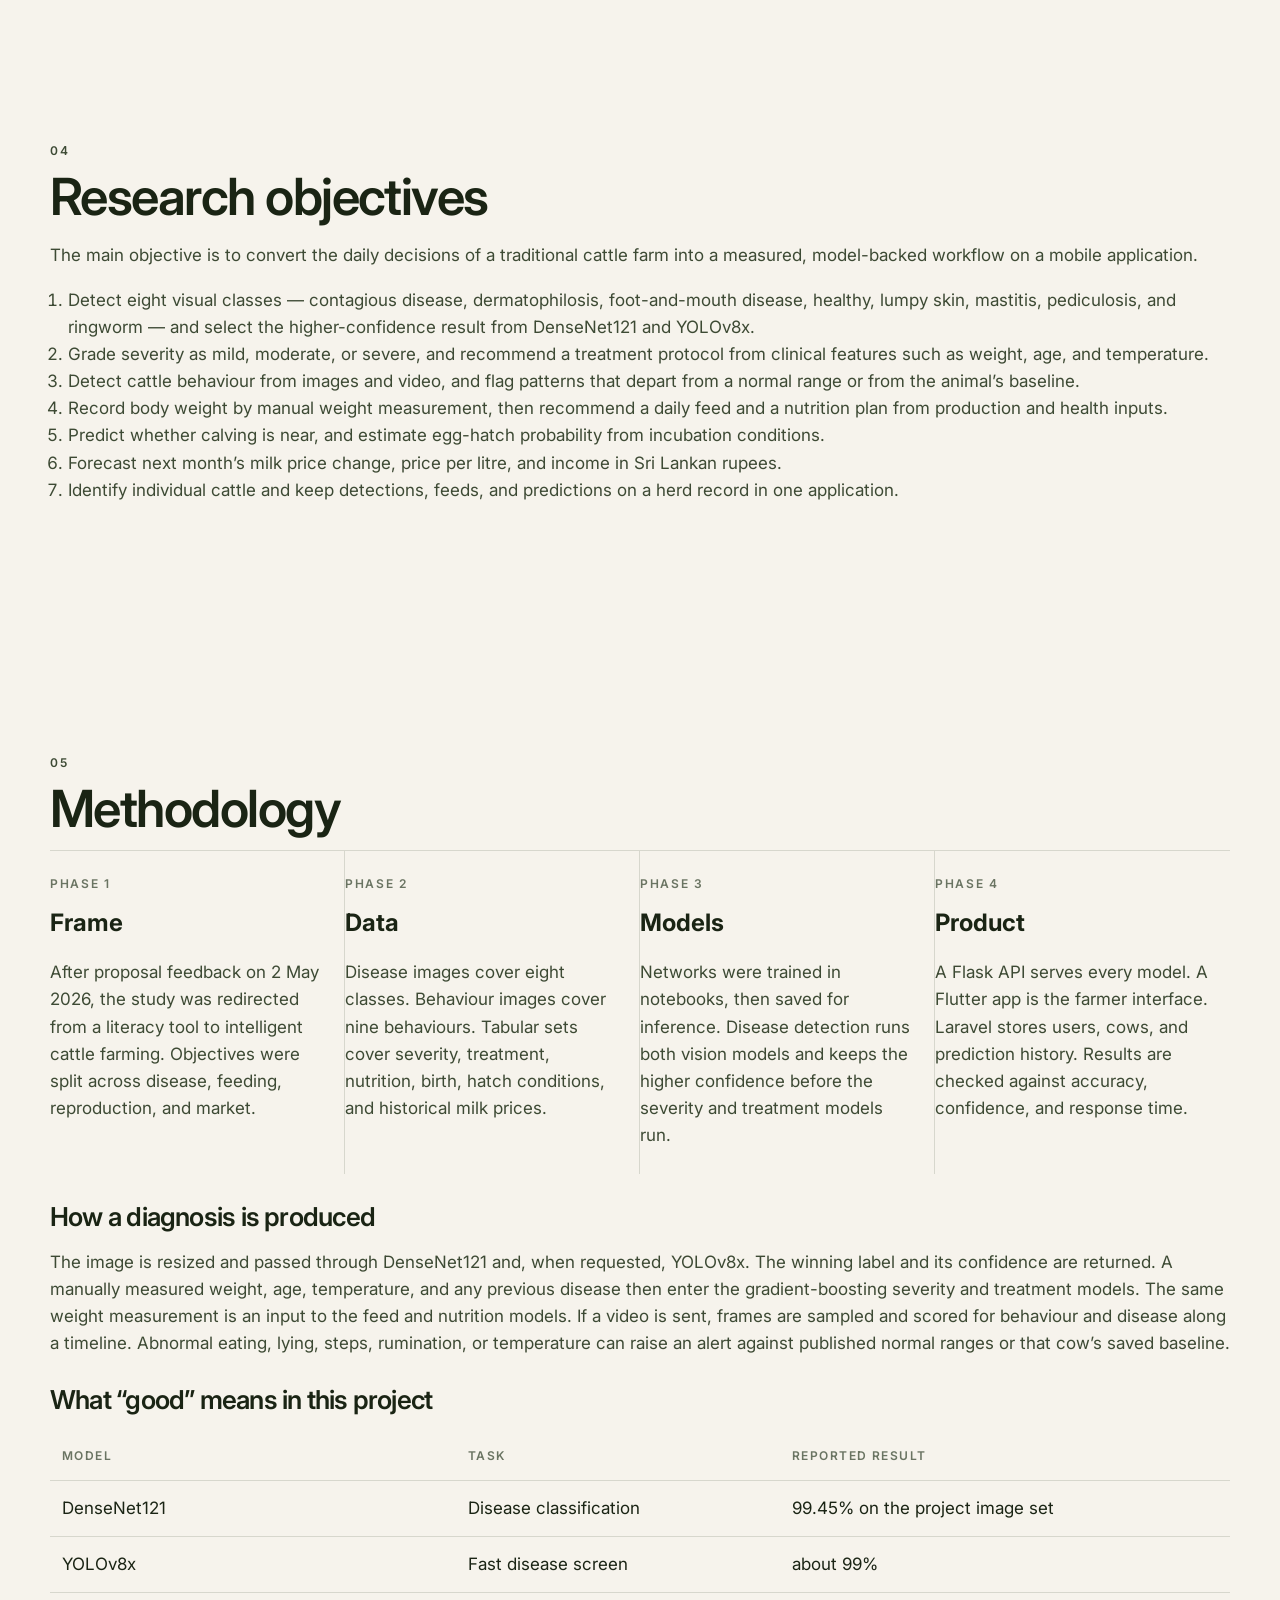
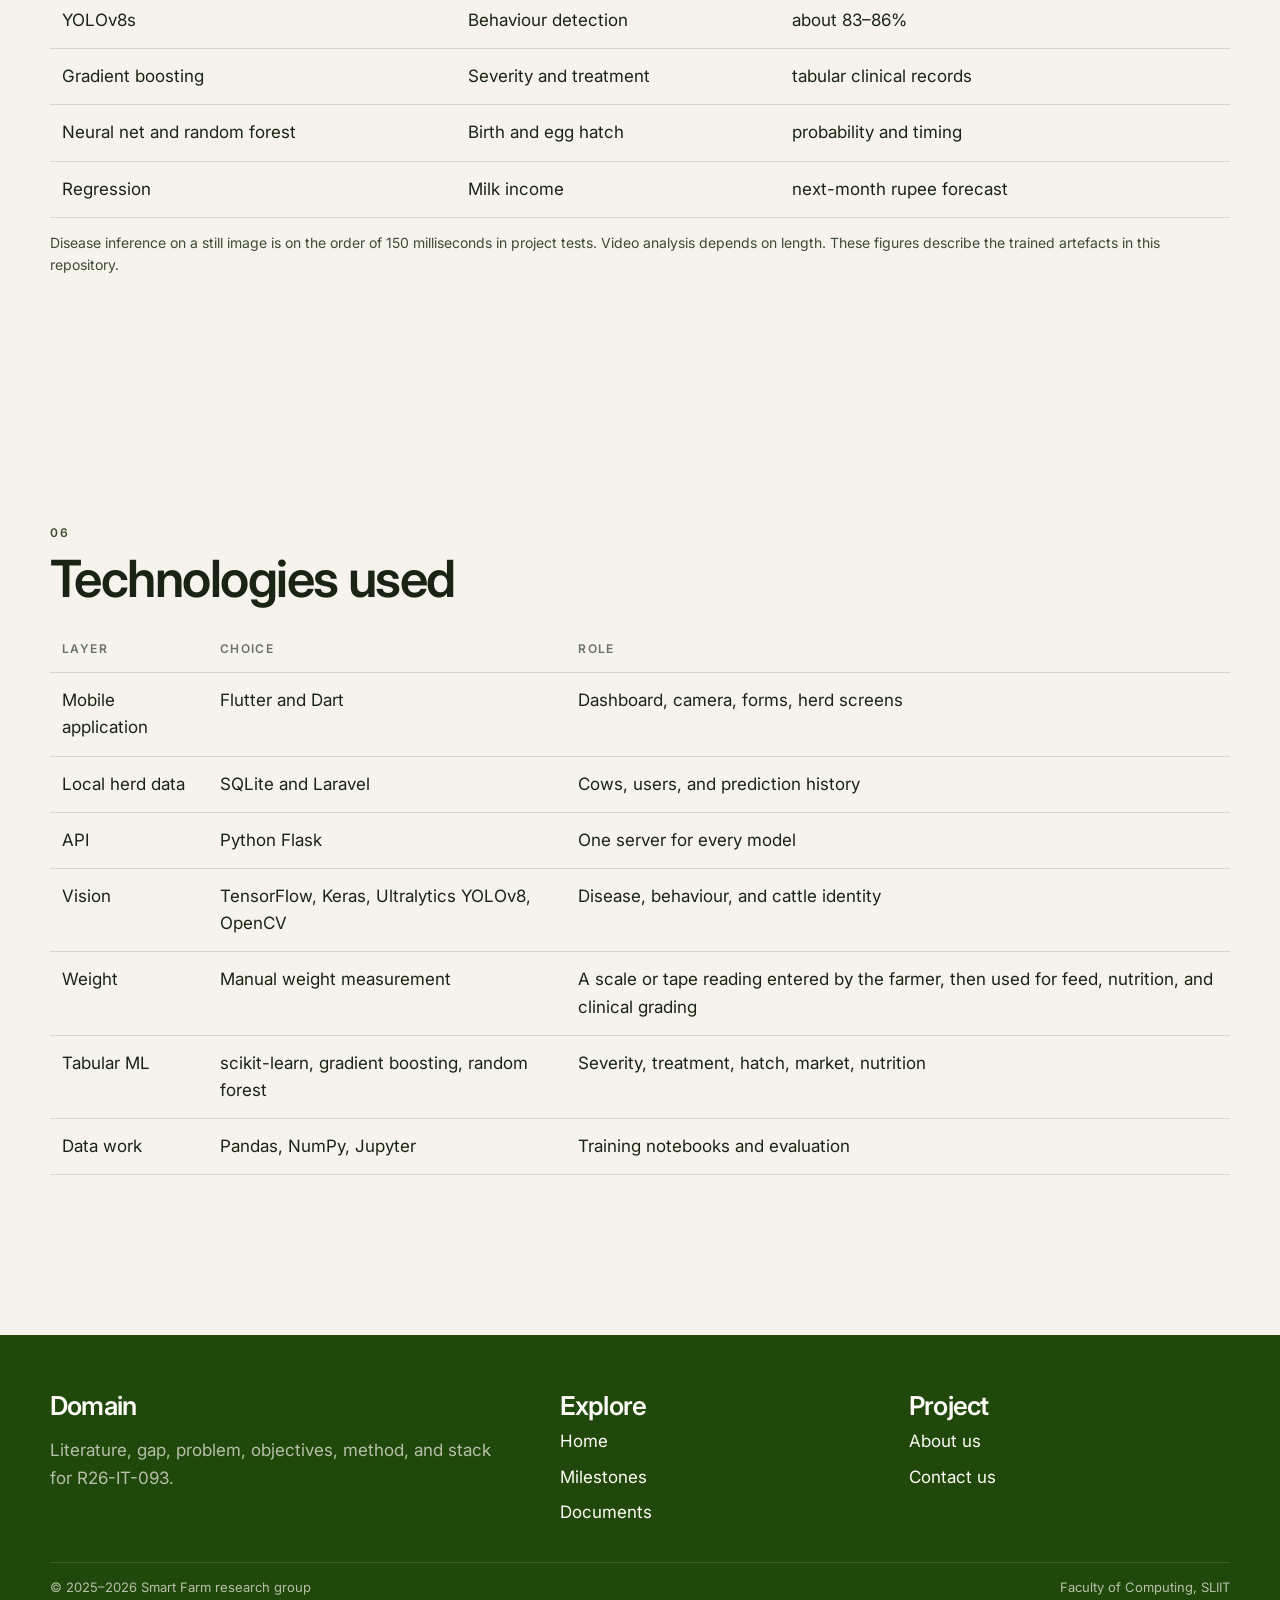
<file: domain.html>
<!DOCTYPE html>
<html lang="en">
<head>
  <meta charset="utf-8">
  <meta name="viewport" content="width=device-width, initial-scale=1">
  <title>Domain | Smart Farm Research</title>
  <meta name="description" content="Literature survey, research gap, problem, objectives, methodology, and technologies for the SLIIT smart-farm research project.">
  <link rel="icon" href="images/logo.png">
  <link rel="preconnect" href="https://fonts.googleapis.com">
  <link href="https://fonts.googleapis.com/css2?family=Inter:wght@400;500;600;700&display=swap" rel="stylesheet">
  <link rel="stylesheet" href="css/styles.css">
</head>
<body>
  <a class="skip" href="#content">Skip to content</a>
  <div class="topbar"><div class="wrap"><span>Sri Lanka Institute of Information Technology · Faculty of Computing</span><span>R26-IT-093 · Domain</span></div></div>
  <header class="site-header">
    <div class="wrap nav-row">
      <a class="brand" href="index.html"><span><strong>Smart Farm</strong><small>Est. 2026</small></span></a>
      <input class="nav-toggle" type="checkbox" id="nav-toggle"><label class="nav-burger" for="nav-toggle"><span></span></label>
      <nav class="nav" aria-label="Primary">
        <a href="index.html">Home</a>
        <a href="domain.html" aria-current="page">Domain</a>
        <a href="milestones.html">Milestones</a>
        <a href="documents.html">Documents</a>
        <a href="presentations.html">Presentations</a>
        <a href="about.html">About us</a>
        <a href="contact.html">Contact us</a>
      </nav>
      <form class="search-form" data-search role="search"><input type="search" name="q" placeholder="Search" aria-label="Search this site"><button class="btn-small" type="submit">Search</button></form>
    </div>
  </header>
  <main id="content">
    <div class="wrap page-hero">
      <p class="eyebrow">Domain</p>
      <h1>What the literature already knows, and what a farm still cannot do.</h1>
      <p class="lede">The study sits in precision livestock farming. The contribution is one farmer-facing system that joins image diagnosis, behaviour, manual weight measurement, feeding, nutrition, reproduction, cattle identity, and a local milk-price forecast.</p>
      <nav class="subnav" aria-label="On this page">
        <a href="#literature">Literature survey</a>
        <a href="#gap">Research gap</a>
        <a href="#problem">Research problem</a>
        <a href="#objectives">Objectives</a>
        <a href="#methodology">Methodology</a>
        <a href="#technologies">Technologies</a>
      </nav>
    </div>

    <div class="wrap prose">
      <section class="block" id="literature">
        <p class="kicker">01</p>
        <h2>Literature survey</h2>
        <p>Precision livestock farming treats each animal as the unit of management. Sensors, images, and models turn routine signals into a decision while there is still time to act. Berckmans described this shift as continuous, individual monitoring rather than a herd average checked by eye.</p>
        <h3>Seeing disease in an image</h3>
        <p>Skin and udder disease is a computer-vision problem when the sign is visible: nodules of lumpy skin disease, lesions of dermatophilosis or ringworm, the vesicles of foot-and-mouth disease, lice of pediculosis, or the swollen quarter of mastitis. Convolutional networks, especially densely connected nets such as DenseNet, reuse features across layers and train well when veterinary images are scarce. The YOLO family, including YOLOv8, is used when the same image must be screened quickly. Studies usually report one architecture. A farm photo is messy — glare, mud, partial bodies — so a second model is a practical check, not a duplicate.</p>
        <h3>Behaviour before the lesion</h3>
        <p>Eating time, lying time, steps, and rumination move before a farmer sees a clinical sign. Precision-livestock work treats those shifts as an early-warning channel. Video detectors can label eating, standing, lying, and walking without a collar on every cow. This project keeps both channels: a still image for the visible disease, and behaviour for the animal that is not yet obviously ill.</p>
        <h3>Feed, weight, and nutrients</h3>
        <p>Ration rules have long used body weight, milk yield, breed, and stage of lactation. On this project, body weight is a manual weight measurement. The farmer enters a reading from a scale or a tape. That figure, with breed, age, milk yield, and activity, drives the daily feed suggestion. A separate recommender then sets dry-matter intake and minerals from health and production inputs, so a diseased cow is not offered the ration of a healthy one.</p>
        <h3>Birth, incubation, and the milk cheque</h3>
        <p>Calving prediction in the literature uses temperature, restlessness, and late-gestation measures. Hatchability studies use incubation temperature, humidity, egg weight, turning, and day of set. Milk-price work is a separate time-series problem: quality (fat and solids-not-fat), season, and volume move the rupee value of a litre. Farmers meet all three on the same week. The papers rarely do.</p>
        <h3>Knowing which cow</h3>
        <p>Individual identity is the join key. Coat and body detection with an object detector lets a phone attach a diagnosis, a feed plan, or a birth estimate to a record instead of to “a cow in the lane”.</p>
        <p class="cite">Anchors used while reading: Berckmans on precision livestock farming; Huang et al. on DenseNet; the YOLO line of detectors through Ultralytics YOLOv8; Friedman on gradient boosting; dairy nutrient-requirement tables for ration logic. Figures quoted on this site are from this project’s own trained models, not from those papers.</p>
      </section>

      <section class="block" id="gap">
        <p class="kicker">02</p>
        <h2>Research gap</h2>
        <div class="grid-2">
          <article class="card"><h3>Tools are separate</h3><p>A disease classifier, a feed sheet, a hatch calculator, and a price chart live in different papers and different apps. The farmer is the integration layer.</p></article>
          <article class="card"><h3>Diagnosis arrives late</h3><p>Visual checks happen when milk has already fallen or a lesion is obvious. Behaviour is watched, but not scored against that cow’s baseline.</p></article>
          <article class="card"><h3>One model, one confidence</h3><p>Field images punish a single network. Few farm systems compare two vision models and keep the stronger call before severity and treatment are estimated.</p></article>
          <article class="card"><h3>Advice ignores the Sri Lankan week</h3><p>Market models are rarely tied to disease stage and feed quality, and they are rarely expressed as next month’s income in rupees for the litres that farm actually produced.</p></article>
        </div>
      </section>

      <section class="block" id="problem">
        <p class="kicker">03</p>
        <h2>Research problem</h2>
        <p>Traditional cattle keeping still depends on memory and a late visual check. Disease is named after it has spread or after yield has dropped. Feed is a habit rather than a function of weight, milk, and health. Calving and hatching are prepared for at the last moment. The milk price is discovered when the buyer announces it.</p>
        <p>The problem addressed here is the absence of one usable decision path that can, from a phone, identify the animal, read a photograph or video, combine simple clinical numbers, and return a disease call with severity and treatment, a feed and nutrition suggestion, a birth or hatch estimate, and a next-month milk income forecast a Sri Lankan farmer can act on.</p>
        <p>The system is decision support. It does not replace a veterinarian, and a severe or contagious result is meant to trigger a call, not to close the case.</p>
      </section>

      <section class="block" id="objectives">
        <p class="kicker">04</p>
        <h2>Research objectives</h2>
        <p>The main objective is to convert the daily decisions of a traditional cattle farm into a measured, model-backed workflow on a mobile application.</p>
        <ol>
          <li>Detect eight visual classes — contagious disease, dermatophilosis, foot-and-mouth disease, healthy, lumpy skin, mastitis, pediculosis, and ringworm — and select the higher-confidence result from DenseNet121 and YOLOv8x.</li>
          <li>Grade severity as mild, moderate, or severe, and recommend a treatment protocol from clinical features such as weight, age, and temperature.</li>
          <li>Detect cattle behaviour from images and video, and flag patterns that depart from a normal range or from the animal’s baseline.</li>
          <li>Record body weight by manual weight measurement, then recommend a daily feed and a nutrition plan from production and health inputs.</li>
          <li>Predict whether calving is near, and estimate egg-hatch probability from incubation conditions.</li>
          <li>Forecast next month’s milk price change, price per litre, and income in Sri Lankan rupees.</li>
          <li>Identify individual cattle and keep detections, feeds, and predictions on a herd record in one application.</li>
        </ol>
      </section>

      <section class="block" id="methodology">
        <p class="kicker">05</p>
        <h2>Methodology</h2>
        <div class="flow">
          <div><span class="kicker">Phase 1</span><strong>Frame</strong><p>After proposal feedback on 2 May 2026, the study was redirected from a literacy tool to intelligent cattle farming. Objectives were split across disease, feeding, reproduction, and market.</p></div>
          <div><span class="kicker">Phase 2</span><strong>Data</strong><p>Disease images cover eight classes. Behaviour images cover nine behaviours. Tabular sets cover severity, treatment, nutrition, birth, hatch conditions, and historical milk prices.</p></div>
          <div><span class="kicker">Phase 3</span><strong>Models</strong><p>Networks were trained in notebooks, then saved for inference. Disease detection runs both vision models and keeps the higher confidence before the severity and treatment models run.</p></div>
          <div><span class="kicker">Phase 4</span><strong>Product</strong><p>A Flask API serves every model. A Flutter app is the farmer interface. Laravel stores users, cows, and prediction history. Results are checked against accuracy, confidence, and response time.</p></div>
        </div>
        <h3>How a diagnosis is produced</h3>
        <p>The image is resized and passed through DenseNet121 and, when requested, YOLOv8x. The winning label and its confidence are returned. A manually measured weight, age, temperature, and any previous disease then enter the gradient-boosting severity and treatment models. The same weight measurement is an input to the feed and nutrition models. If a video is sent, frames are sampled and scored for behaviour and disease along a timeline. Abnormal eating, lying, steps, rumination, or temperature can raise an alert against published normal ranges or that cow’s saved baseline.</p>
        <h3>What “good” means in this project</h3>
        <table>
          <thead><tr><th>Model</th><th>Task</th><th>Reported result</th></tr></thead>
          <tbody>
            <tr><td>DenseNet121</td><td>Disease classification</td><td>99.45% on the project image set</td></tr>
            <tr><td>YOLOv8x</td><td>Fast disease screen</td><td>about 99%</td></tr>
            <tr><td>YOLOv8s</td><td>Behaviour detection</td><td>about 83–86%</td></tr>
            <tr><td>Gradient boosting</td><td>Severity and treatment</td><td>tabular clinical records</td></tr>
            <tr><td>Neural net and random forest</td><td>Birth and egg hatch</td><td>probability and timing</td></tr>
            <tr><td>Regression</td><td>Milk income</td><td>next-month rupee forecast</td></tr>
          </tbody>
        </table>
        <p class="cite">Disease inference on a still image is on the order of 150 milliseconds in project tests. Video analysis depends on length. These figures describe the trained artefacts in this repository.</p>
      </section>

      <section class="block" id="technologies">
        <p class="kicker">06</p>
        <h2>Technologies used</h2>
        <table>
          <thead><tr><th>Layer</th><th>Choice</th><th>Role</th></tr></thead>
          <tbody>
            <tr><td>Mobile application</td><td>Flutter and Dart</td><td>Dashboard, camera, forms, herd screens</td></tr>
            <tr><td>Local herd data</td><td>SQLite and Laravel</td><td>Cows, users, and prediction history</td></tr>
            <tr><td>API</td><td>Python Flask</td><td>One server for every model</td></tr>
            <tr><td>Vision</td><td>TensorFlow, Keras, Ultralytics YOLOv8, OpenCV</td><td>Disease, behaviour, and cattle identity</td></tr>
            <tr><td>Weight</td><td>Manual weight measurement</td><td>A scale or tape reading entered by the farmer, then used for feed, nutrition, and clinical grading</td></tr>
            <tr><td>Tabular ML</td><td>scikit-learn, gradient boosting, random forest</td><td>Severity, treatment, hatch, market, nutrition</td></tr>
            <tr><td>Data work</td><td>Pandas, NumPy, Jupyter</td><td>Training notebooks and evaluation</td></tr>
          </tbody>
        </table>
      </section>
    </div>
  </main>
  <footer>
    <div class="wrap foot-grid">
      <div><h3>Domain</h3><p>Literature, gap, problem, objectives, method, and stack for R26-IT-093.</p></div>
      <div><h3>Explore</h3><ul><li><a href="index.html">Home</a></li><li><a href="milestones.html">Milestones</a></li><li><a href="documents.html">Documents</a></li></ul></div>
      <div><h3>Project</h3><ul><li><a href="about.html">About us</a></li><li><a href="contact.html">Contact us</a></li></ul></div>
    </div>
    <div class="wrap legal"><span>© 2025–2026 Smart Farm research group</span><span>Faculty of Computing, SLIIT</span></div>
  </footer>
  <script src="js/site.js"></script>
</body>
</html>
</file>
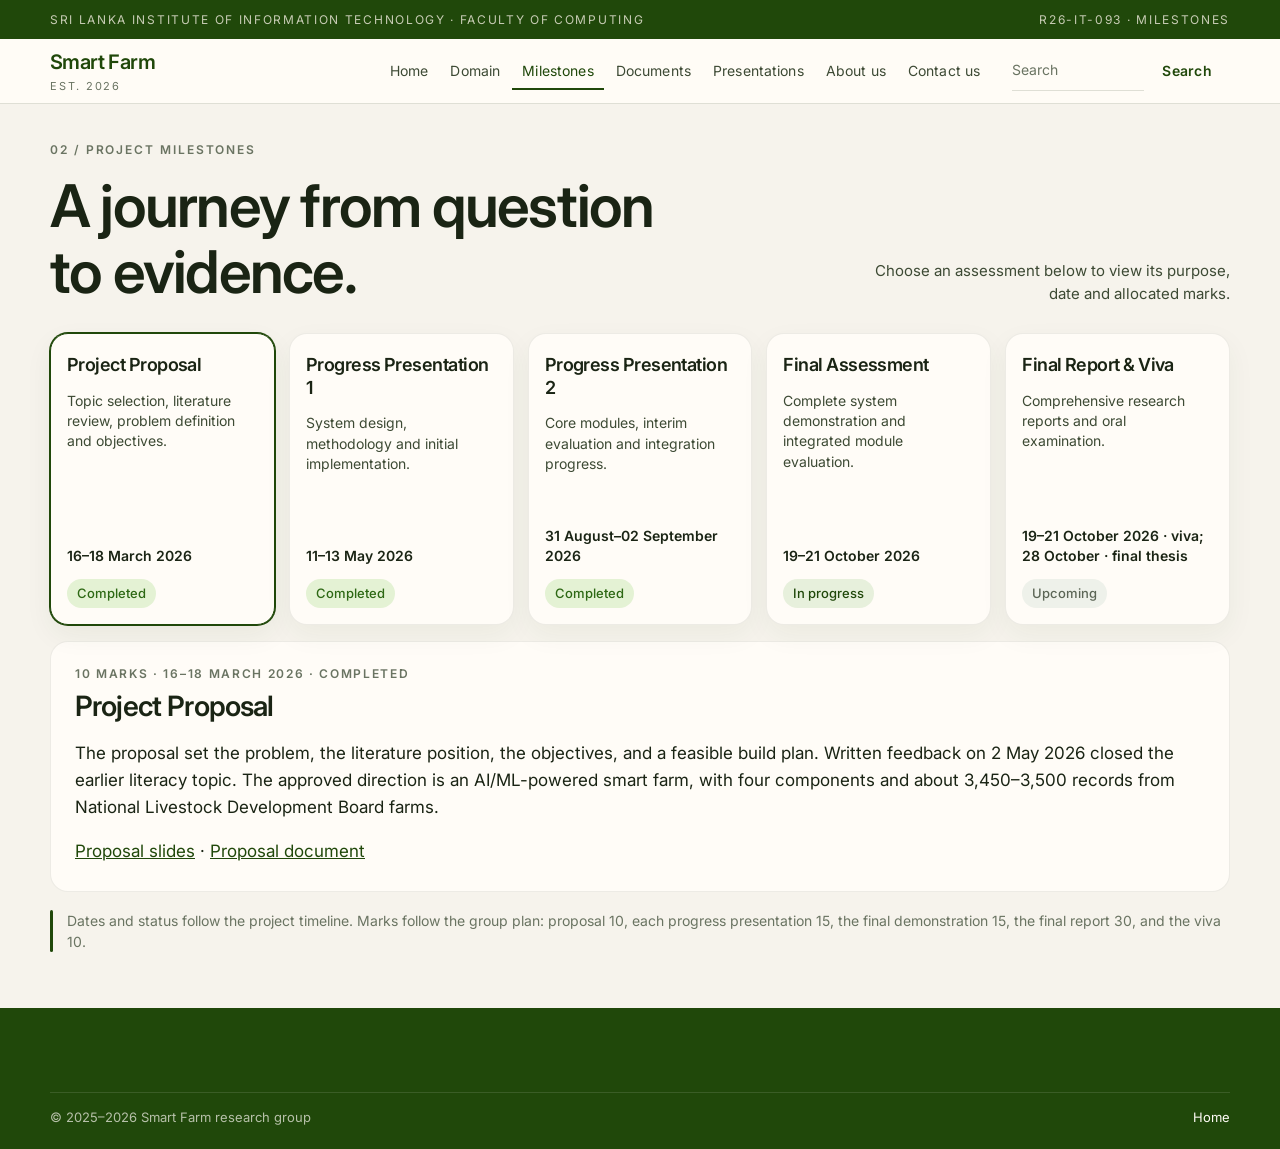
<file: milestones.html>
<!DOCTYPE html>
<html lang="en">
<head>
  <meta charset="utf-8">
  <meta name="viewport" content="width=device-width, initial-scale=1">
  <link rel="icon" href="images/logo.png">
  <title>Milestones | Smart Farm Research</title>
  <meta name="description" content="Assessment milestones for research project R26-IT-093, with dates and allocated marks.">
  <link rel="preconnect" href="https://fonts.googleapis.com">
  <link href="https://fonts.googleapis.com/css2?family=Inter:wght@400;500;600;700&display=swap" rel="stylesheet">
  <link rel="stylesheet" href="css/styles.css">
</head>
<body>
  <a class="skip" href="#content">Skip to content</a>
  <div class="topbar"><div class="wrap"><span>Sri Lanka Institute of Information Technology · Faculty of Computing</span><span>R26-IT-093 · Milestones</span></div></div>
  <header class="site-header">
    <div class="wrap nav-row">
      <a class="brand" href="index.html"><span><strong>Smart Farm</strong><small>Est. 2026</small></span></a>
      <input class="nav-toggle" type="checkbox" id="nav-toggle"><label class="nav-burger" for="nav-toggle"><span></span></label>
      <nav class="nav" aria-label="Primary">
        <a href="index.html">Home</a>
        <a href="domain.html">Domain</a>
        <a href="milestones.html" aria-current="page">Milestones</a>
        <a href="documents.html">Documents</a>
        <a href="presentations.html">Presentations</a>
        <a href="about.html">About us</a>
        <a href="contact.html">Contact us</a>
      </nav>
      <form class="search-form" data-search role="search"><input type="search" name="q" placeholder="Search" aria-label="Search this site"><button class="btn-small" type="submit">Search</button></form>
    </div>
  </header>
  <main id="content">
    <section class="wrap mile-board">
      <header class="mile-head">
        <div>
          <p class="mile-kicker">02 / Project milestones</p>
          <h1>A journey from question to evidence.</h1>
        </div>
        <p class="lede">Choose an assessment below to view its purpose, date and allocated marks.</p>
      </header>
      <div class="mile-grid" role="tablist" aria-label="Project milestones">
        <button class="mile-card is-selected" type="button" role="tab" id="proposal" data-mile="proposal" aria-selected="true" aria-controls="mile-proposal">
          <h2>Project Proposal</h2>
          <p>Topic selection, literature review, problem definition and objectives.</p>
          <time datetime="2026-03-16">16–18 March 2026</time>
          <span class="mile-status done">Completed</span>
        </button>
        <button class="mile-card" type="button" role="tab" id="progress-1" data-mile="progress-1" aria-selected="false" aria-controls="mile-progress-1">
          <h2>Progress Presentation 1</h2>
          <p>System design, methodology and initial implementation.</p>
          <time datetime="2026-05-11">11–13 May 2026</time>
          <span class="mile-status done">Completed</span>
        </button>
        <button class="mile-card" type="button" role="tab" id="progress-2" data-mile="progress-2" aria-selected="false" aria-controls="mile-progress-2">
          <h2>Progress Presentation 2</h2>
          <p>Core modules, interim evaluation and integration progress.</p>
          <time datetime="2026-08-31">31 August–02 September 2026</time>
          <span class="mile-status done">Completed</span>
        </button>
        <button class="mile-card" type="button" role="tab" id="final" data-mile="final" aria-selected="false" aria-controls="mile-final">
          <h2>Final Assessment</h2>
          <p>Complete system demonstration and integrated module evaluation.</p>
          <time datetime="2026-10-19">19–21 October 2026</time>
          <span class="mile-status wait">In progress</span>
        </button>
        <button class="mile-card" type="button" role="tab" id="viva" data-mile="viva" aria-selected="false" aria-controls="mile-viva">
          <h2>Final Report &amp; Viva</h2>
          <p>Comprehensive research reports and oral examination.</p>
          <time datetime="2026-10-19">19–21 October 2026 · viva; 28 October · final thesis</time>
          <span class="mile-status soon">Upcoming</span>
        </button>
      </div>
      <div class="mile-detail">
        <article id="mile-proposal" data-mile-panel="proposal">
          <p class="kicker">10 marks · 16–18 March 2026 · Completed</p>
          <h2>Project Proposal</h2>
          <p>The proposal set the problem, the literature position, the objectives, and a feasible build plan. Written feedback on 2 May 2026 closed the earlier literacy topic. The approved direction is an AI/ML-powered smart farm, with four components and about 3,450–3,500 records from National Livestock Development Board farms.</p>
          <p><a href="presentations.html#proposal">Proposal slides</a> · <a href="documents.html#proposal">Proposal document</a></p>
        </article>
        <article id="mile-progress-1" data-mile-panel="progress-1" hidden>
          <p class="kicker">15 marks · 11–13 May 2026 · Completed</p>
          <h2>Progress Presentation 1</h2>
          <p>Each member showed a working slice: a disease reading, a manual weight that produces a daily ration, a birth or hatch estimate, and a rupee forecast. The review looked for a real component, evidence of data, and a clear individual contribution.</p>
          <p><a href="presentations.html#progress-1">Progress 1 slides</a></p>
        </article>
        <article id="mile-progress-2" data-mile-panel="progress-2" hidden>
          <p class="kicker">15 marks · 31 August–02 September 2026 · Completed</p>
          <h2>Progress Presentation 2</h2>
          <p>The components meet in the Flutter app and the unified API. The demonstration covers a disease reading with severity and treatment, behaviour from video, and at least one of feed, birth, hatch, or market. Reported figures stay as published: DenseNet121 at 99.45% on the disease image set, YOLOv8x near 99%, and behaviour detection near 83–86%.</p>
          <p><a href="presentations.html#progress-2">Progress 2 slides</a></p>
        </article>
        <article id="mile-final" data-mile-panel="final" hidden>
          <p class="kicker">15 marks · 19–21 October 2026 · In progress</p>
          <h2>Final Assessment</h2>
          <p>The final presentation walks a panel through the finished path: identify the animal, diagnose, grade severity, suggest treatment, and show feed, reproduction, or market on the same herd record. This 15 is the demonstration. The written report is marked with the viva.</p>
          <p><a href="presentations.html#final">Final slides</a></p>
        </article>
        <article id="mile-viva" data-mile-panel="viva" hidden>
          <p class="kicker">40 marks · viva 19–21 October 2026 · thesis 28 October 2026 · Upcoming</p>
          <h2>Final Report &amp; Viva</h2>
          <p>The group report and the four individual reports state the gap, the method, the evaluation, and the limits. That written work is 30 marks. The oral examination is 10. Each member defends the component they built. The app supports a decision and tells the farmer when to call a veterinarian. It does not certify a diagnosis.</p>
          <p><a href="documents.html#final">Final documents</a></p>
        </article>
      </div>
      <p class="mile-note"><i aria-hidden="true"></i><span>Dates and status follow the project timeline. Marks follow the group plan: proposal 10, each progress presentation 15, the final demonstration 15, the final report 30, and the viva 10.</span></p>
    </section>
  </main>
  <footer>
    <div class="wrap legal"><span>© 2025–2026 Smart Farm research group</span><span><a href="index.html">Home</a></span></div>
  </footer>
  <script src="js/site.js"></script>
</body>
</html>
</file>
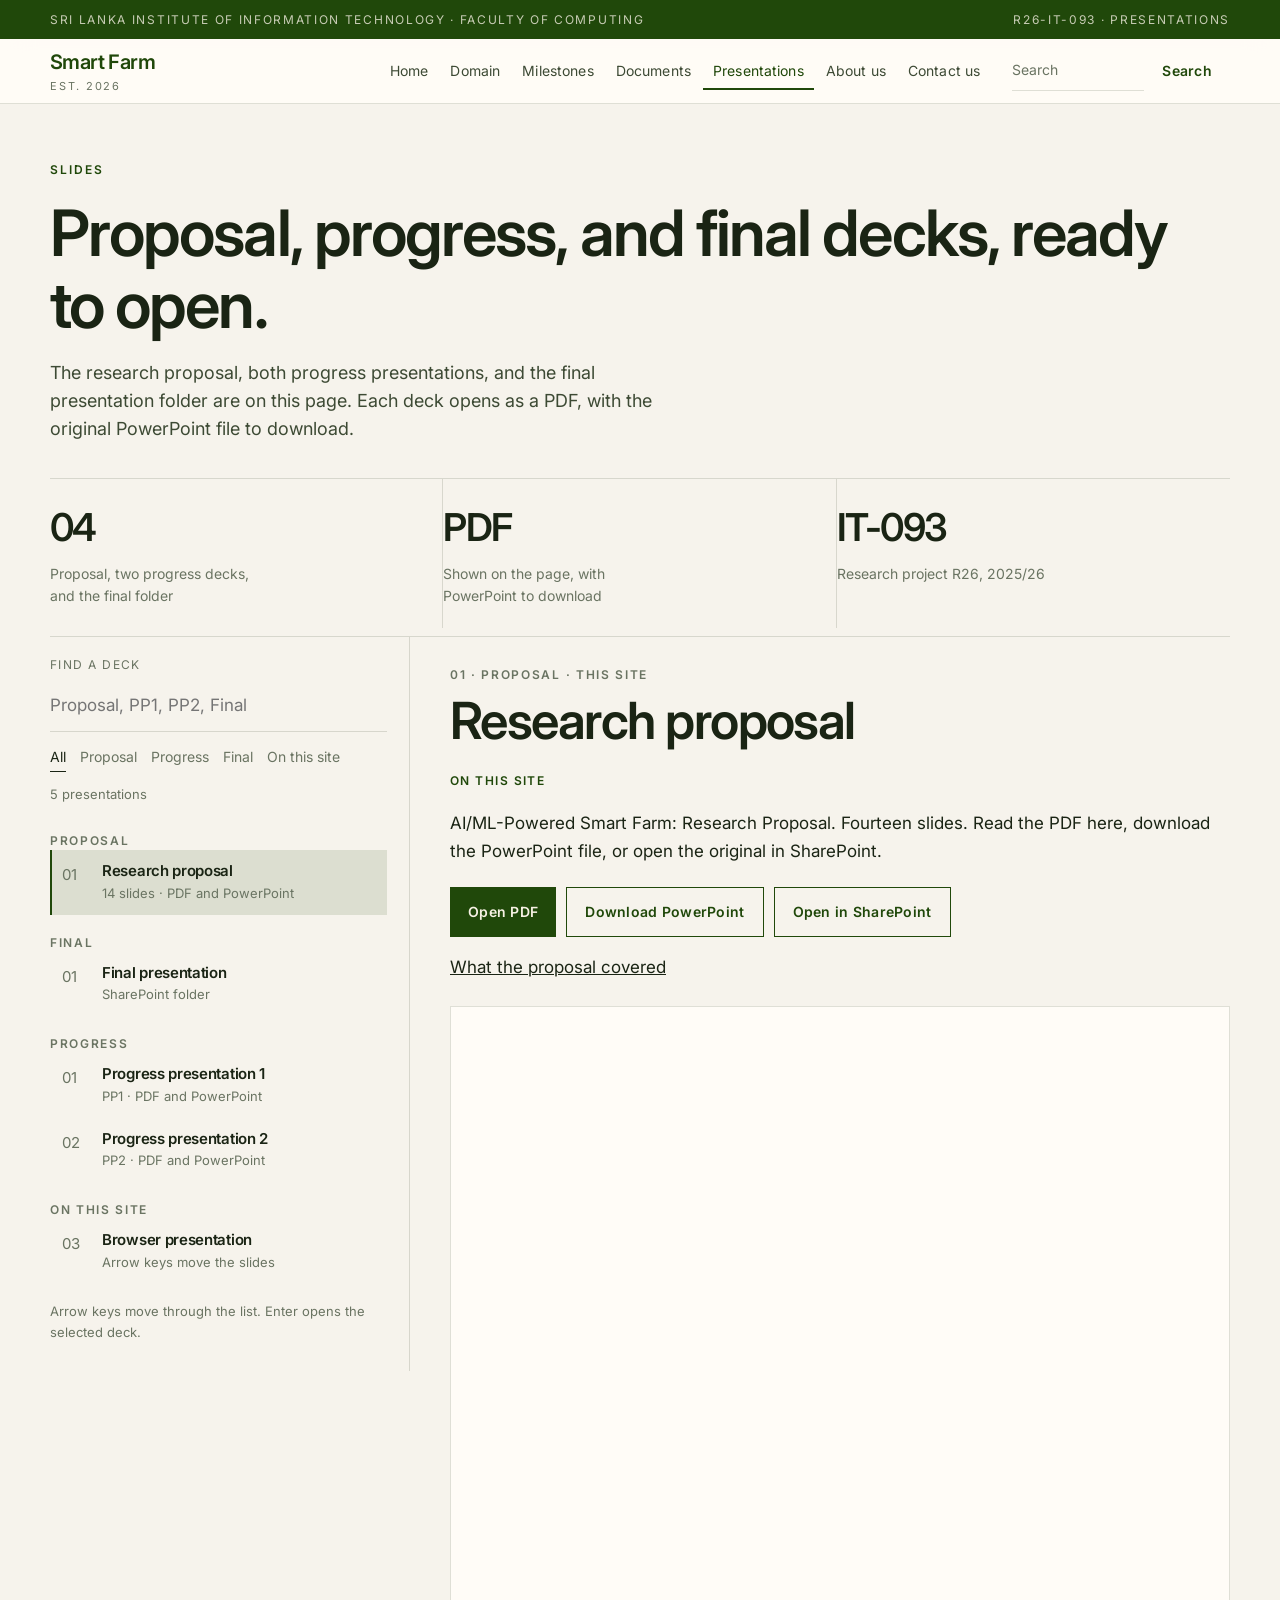
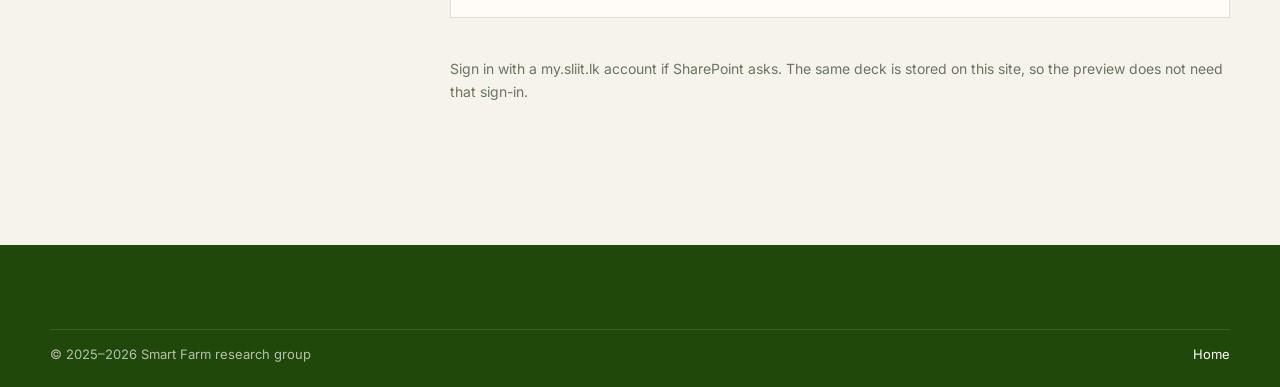
<file: presentations.html>
<!DOCTYPE html>
<html lang="en">
<head>
  <meta charset="utf-8">
  <meta name="viewport" content="width=device-width, initial-scale=1">
  <link rel="icon" href="images/logo.png">
  <title>Presentations | Smart Farm Research</title>
  <meta name="description" content="Slides from the proposal, progress, and final presentations of the smart-farm research project.">
  <link rel="preconnect" href="https://fonts.googleapis.com">
  <link href="https://fonts.googleapis.com/css2?family=Inter:wght@400;500;600;700&display=swap" rel="stylesheet">
  <link rel="stylesheet" href="css/styles.css">
</head>
<body>
  <a class="skip" href="#content">Skip to content</a>
  <div class="topbar"><div class="wrap"><span>Sri Lanka Institute of Information Technology · Faculty of Computing</span><span>R26-IT-093 · Presentations</span></div></div>
  <header class="site-header">
    <div class="wrap nav-row">
      <a class="brand" href="index.html"><span><strong>Smart Farm</strong><small>Est. 2026</small></span></a>
      <input class="nav-toggle" type="checkbox" id="nav-toggle"><label class="nav-burger" for="nav-toggle"><span></span></label>
      <nav class="nav" aria-label="Primary">
        <a href="index.html">Home</a>
        <a href="domain.html">Domain</a>
        <a href="milestones.html">Milestones</a>
        <a href="documents.html">Documents</a>
        <a href="presentations.html" aria-current="page">Presentations</a>
        <a href="about.html">About us</a>
        <a href="contact.html">Contact us</a>
      </nav>
      <form class="search-form" data-search role="search"><input type="search" name="q" placeholder="Search" aria-label="Search this site"><button class="btn-small" type="submit">Search</button></form>
    </div>
  </header>
  <main id="content">
    <div class="wrap page-hero">
      <p class="eyebrow">Slides</p>
      <h1>Proposal, progress, and final decks, ready to open.</h1>
      <p class="lede">The research proposal, both progress presentations, and the final presentation folder are on this page. Each deck opens as a PDF, with the original PowerPoint file to download.</p>
    </div>
    <div class="wrap archive-metrics" aria-label="Presentation summary">
      <div><b>04</b><span>Proposal, two progress decks, and the final folder</span></div>
      <div><b>PDF</b><span>Shown on the page, with PowerPoint to download</span></div>
      <div><b>IT-093</b><span>Research project R26, 2025/26</span></div>
    </div>
    <div class="wrap archive" data-archive data-noun="presentation">
      <div class="archive-index">
        <div class="archive-tools">
          <label for="slide-search">Find a deck</label>
          <input id="slide-search" type="search" data-doc-search placeholder="Proposal, PP1, PP2, Final" autocomplete="off">
          <div class="archive-filters" role="toolbar" aria-label="Filter presentations">
            <button type="button" data-filter="all" aria-pressed="true">All</button>
            <button type="button" data-filter="proposal" aria-pressed="false">Proposal</button>
            <button type="button" data-filter="progress" aria-pressed="false">Progress</button>
            <button type="button" data-filter="final" aria-pressed="false">Final</button>
            <button type="button" data-filter="pages" aria-pressed="false">On this site</button>
          </div>
          <p class="archive-count" data-doc-count>5 presentations</p>
        </div>
        <div class="index-group" data-group="proposal">
          <p class="kicker">Proposal</p>
          <article class="record" id="proposal" data-group="proposal" data-text="proposal presentation research proposal slides pdf powerpoint sharepoint AI ML smart farm">
            <button class="record-open" type="button">
              <span class="record-index">01</span>
              <span><strong>Research proposal</strong><small>14 slides · PDF and PowerPoint</small></span>
            </button>
            <div class="record-body">
              <p class="kicker">01 · Proposal · This site</p>
              <h2>Research proposal</h2>
              <p><span class="badge done">On this site</span></p>
              <p>AI/ML-Powered Smart Farm: Research Proposal. Fourteen slides. Read the PDF here, download the PowerPoint file, or open the original in SharePoint.</p>
              <p class="record-actions">
                <a class="btn btn-primary" href="files/proposal-presentation.pdf" target="_blank" rel="noopener">Open PDF</a>
                <a class="btn btn-ghost" href="files/proposal-presentation.pptx" download>Download PowerPoint</a>
                <a class="btn btn-ghost" href="https://mysliit-my.sharepoint.com/:p:/g/personal/it22136138_my_sliit_lk/IQBaxSOdszh_S4ZB8N3MUsLpAcrWQMwjC7SF8NGb8tHG0N0?e=42Sufi" target="_blank" rel="noopener noreferrer">Open in SharePoint</a>
              </p>
              <p><a href="milestones.html#proposal">What the proposal covered</a></p>
              <div data-preview="files/proposal-presentation.pdf" data-preview-title="Research proposal"></div>
              <p class="cite">Sign in with a my.sliit.lk account if SharePoint asks. The same deck is stored on this site, so the preview does not need that sign-in.</p>
            </div>
          </article>
        </div>
        <div class="index-group" data-group="final">
          <p class="kicker">Final</p>
          <article class="record" id="final" data-group="final" data-text="final presentation sharepoint folder closing deck">
            <button class="record-open" type="button">
              <span class="record-index">01</span>
              <span><strong>Final presentation</strong><small>SharePoint folder</small></span>
            </button>
            <div class="record-body">
              <p class="kicker">01 · Final · SharePoint</p>
              <h2>Final presentation</h2>
              <p><span class="badge soon">Folder linked</span></p>
              <p>The closing deck for R26-IT-093 is the Final Presentation folder in the research library. Open the folder to see the slides. A PDF preview will be added here once a PowerPoint file is in that folder.</p>
              <p class="record-actions">
                <a class="btn btn-primary" href="https://mysliit-my.sharepoint.com/:f:/g/personal/it22136138_my_sliit_lk/IgBmXqezJ8GUSYVxhnyFmXeqAXLRGJMG6PZYP1Mp5JkfN4I?e=ulugCr" target="_blank" rel="noopener noreferrer">Open folder</a>
                <button type="button" class="btn btn-ghost" data-copy="https://mysliit-my.sharepoint.com/:f:/g/personal/it22136138_my_sliit_lk/IgBmXqezJ8GUSYVxhnyFmXeqAXLRGJMG6PZYP1Mp5JkfN4I?e=ulugCr">Copy link</button>
              </p>
              <p><a href="milestones.html#final">What the final assessment covers</a></p>
              <p class="cite">Sign in with a my.sliit.lk account if SharePoint asks. The folder is empty right now, so this page opens the folder instead of a slide preview.</p>
            </div>
          </article>
        </div>
        <div class="index-group" data-group="progress">
          <p class="kicker">Progress</p>
          <article class="record" id="progress-1" data-group="progress" data-text="pp1 progress presentation 1 AI smart farm powerpoint pdf">
            <button class="record-open" type="button">
              <span class="record-index">01</span>
              <span><strong>Progress presentation 1</strong><small>PP1 · PDF and PowerPoint</small></span>
            </button>
            <div class="record-body">
              <p class="kicker">01 · PP1 · This site</p>
              <h2>Progress presentation 1</h2>
              <p><span class="badge done">On this site</span></p>
              <p>The first progress deck, saved from the research folder as “AI SMART FARM”. The PDF is the deck to read here. The PowerPoint file is the original.</p>
              <p class="record-actions">
                <a class="btn btn-primary" href="files/pp1-presentation.pdf" target="_blank" rel="noopener">Open PDF</a>
                <a class="btn btn-ghost" href="files/pp1-presentation.pptx" download>Download PowerPoint</a>
              </p>
              <p><a href="milestones.html#progress-1">What this assessment covered</a></p>
              <div data-preview="files/pp1-presentation.pdf" data-preview-title="Progress presentation 1"></div>
            </div>
          </article>
          <article class="record" id="progress-2" data-group="progress" data-text="pp2 progress presentation 2 converting a traditional farm powerpoint pdf">
            <button class="record-open" type="button">
              <span class="record-index">02</span>
              <span><strong>Progress presentation 2</strong><small>PP2 · PDF and PowerPoint</small></span>
            </button>
            <div class="record-body">
              <p class="kicker">02 · PP2 · This site</p>
              <h2>Progress presentation 2</h2>
              <p><span class="badge done">On this site</span></p>
              <p>The second progress deck, “Converting a Traditional Farm into an AI/ML-powered smart farm”. Read the PDF here, or download the PowerPoint file.</p>
              <p class="record-actions">
                <a class="btn btn-primary" href="files/pp2-presentation.pdf" target="_blank" rel="noopener">Open PDF</a>
                <a class="btn btn-ghost" href="files/pp2-presentation.pptx" download>Download PowerPoint</a>
              </p>
              <p><a href="milestones.html#progress-2">What this assessment covered</a></p>
              <div data-preview="files/pp2-presentation.pdf" data-preview-title="Progress presentation 2"></div>
            </div>
          </article>
        </div>
        <div class="index-group" data-group="pages">
          <p class="kicker">On this site</p>
          <article class="record" id="project" data-group="pages" data-text="browser project presentation arrow keys overview">
            <button class="record-open" type="button">
              <span class="record-index">03</span>
              <span><strong>Browser presentation</strong><small>Arrow keys move the slides</small></span>
            </button>
            <div class="record-body">
              <p class="kicker">03 · Deck · This site</p>
              <h2>Browser presentation</h2>
              <p><span class="badge done">On this site</span></p>
              <p>A short deck of the project as published on this website: the four components, manual weight measurement, and the group from the topic assessment form.</p>
              <p class="record-actions">
                <a class="btn btn-primary" href="files/project-presentation.html">Open the presentation</a>
              </p>
            </div>
          </article>
        </div>
        <p class="archive-hint">Arrow keys move through the list. Enter opens the selected deck.</p>
      </div>
      <div class="sheet" data-sheet tabindex="-1"></div>
      <p class="archive-toast" data-toast role="status"></p>
    </div>
  </main>
  <footer>
    <div class="wrap legal"><span>© 2025–2026 Smart Farm research group</span><span><a href="index.html">Home</a></span></div>
  </footer>
  <script src="js/site.js"></script>
  <script src="js/documents.js"></script>
</body>
</html>
</file>
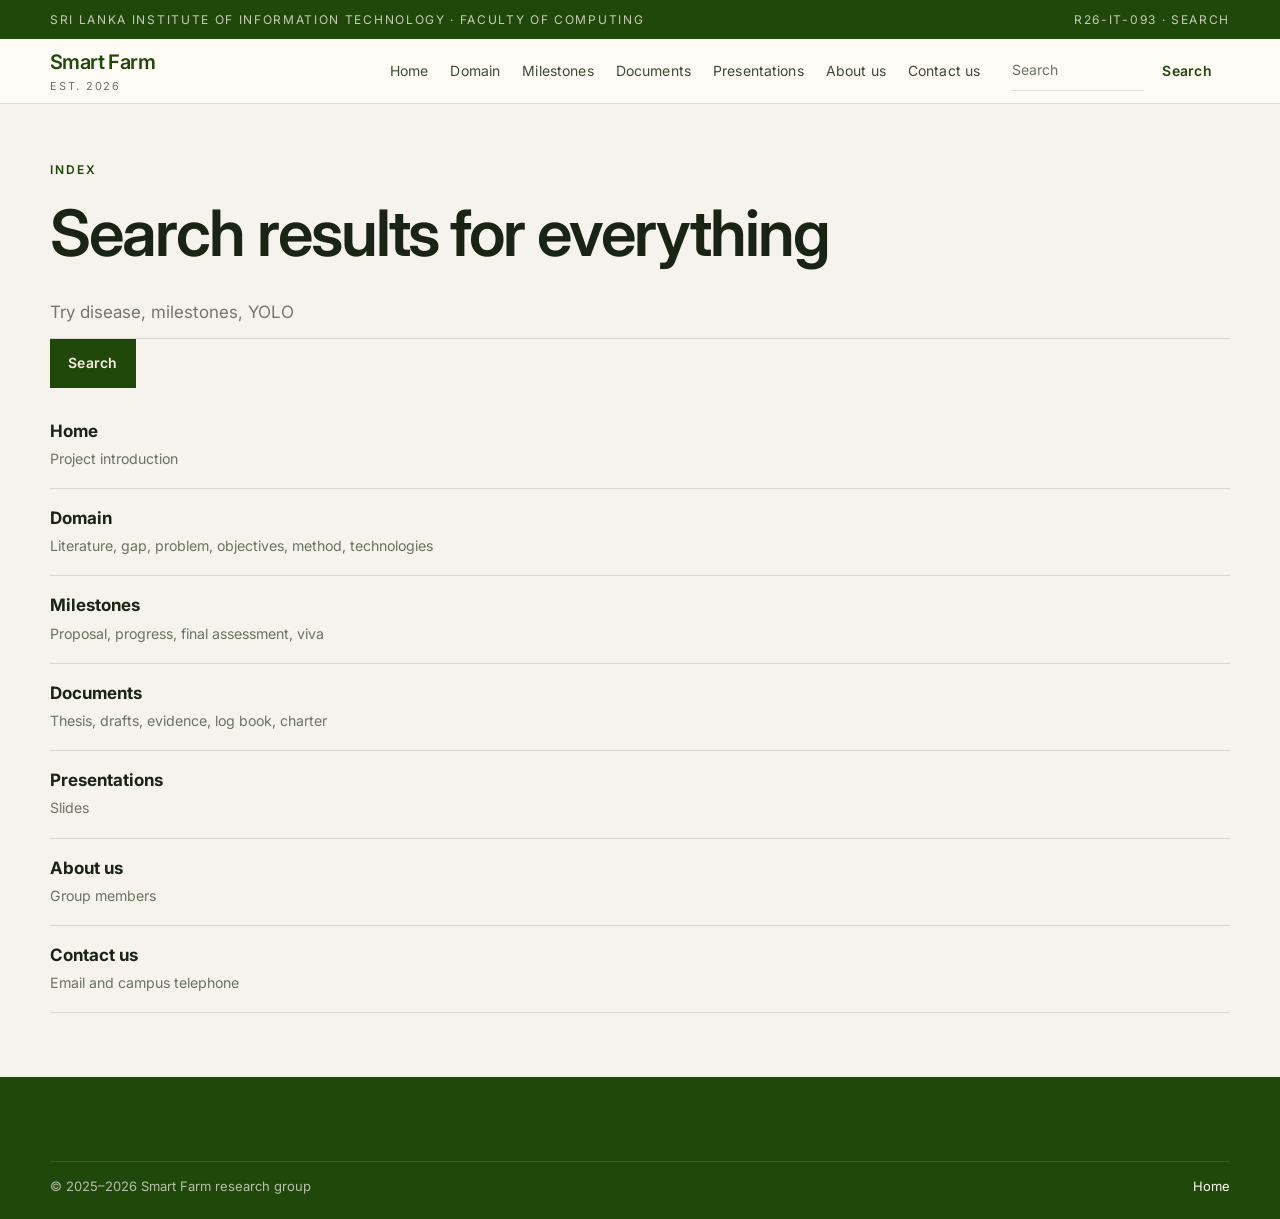
<file: search.html>
<!DOCTYPE html>
<html lang="en">
<head>
  <meta charset="utf-8">
  <meta name="viewport" content="width=device-width, initial-scale=1">
  <link rel="icon" href="images/logo.png">
  <title>Search | Smart Farm Research</title>
  <link rel="preconnect" href="https://fonts.googleapis.com">
  <link href="https://fonts.googleapis.com/css2?family=Inter:wght@400;500;600;700&display=swap" rel="stylesheet">
  <link rel="stylesheet" href="css/styles.css">
</head>
<body>
  <a class="skip" href="#content">Skip to content</a>
  <div class="topbar"><div class="wrap"><span>Sri Lanka Institute of Information Technology · Faculty of Computing</span><span>R26-IT-093 · Search</span></div></div>
  <header class="site-header">
    <div class="wrap nav-row">
      <a class="brand" href="index.html"><span><strong>Smart Farm</strong><small>Est. 2026</small></span></a>
      <input class="nav-toggle" type="checkbox" id="nav-toggle"><label class="nav-burger" for="nav-toggle"><span></span></label>
      <nav class="nav" aria-label="Primary">
        <a href="index.html">Home</a><a href="domain.html">Domain</a><a href="milestones.html">Milestones</a>
        <a href="documents.html">Documents</a><a href="presentations.html">Presentations</a>
        <a href="about.html">About us</a><a href="contact.html">Contact us</a>
      </nav>
      <form class="search-form" data-search role="search"><input type="search" name="q" placeholder="Search" aria-label="Search this site"><button class="btn-small" type="submit">Search</button></form>
    </div>
  </header>
  <main id="content" class="wrap page-hero" style="padding-bottom:64px">
    <p class="eyebrow">Index</p>
    <h1>Search results for <span data-query>everything</span></h1>
    <form data-search class="tool" role="search">
      <input type="search" name="q" aria-label="Search this site" placeholder="Try disease, milestones, YOLO">
      <button class="btn btn-primary" type="submit">Search</button>
    </form>
    <div class="search-results" data-results>
      <a href="index.html"><strong>Home</strong><br><small>Project introduction</small></a>
      <a href="domain.html"><strong>Domain</strong><br><small>Literature, gap, problem, objectives, method, technologies</small></a>
      <a href="milestones.html"><strong>Milestones</strong><br><small>Proposal, progress, final assessment, viva</small></a>
      <a href="documents.html"><strong>Documents</strong><br><small>Thesis, drafts, evidence, log book, charter</small></a>
      <a href="presentations.html"><strong>Presentations</strong><br><small>Slides</small></a>
      <a href="about.html"><strong>About us</strong><br><small>Group members</small></a>
      <a href="contact.html"><strong>Contact us</strong><br><small>Email and campus telephone</small></a>
    </div>
  </main>
  <footer><div class="wrap legal"><span>© 2025–2026 Smart Farm research group</span><span><a href="index.html">Home</a></span></div></footer>
  <script src="js/site.js"></script>
</body>
</html>
</file>
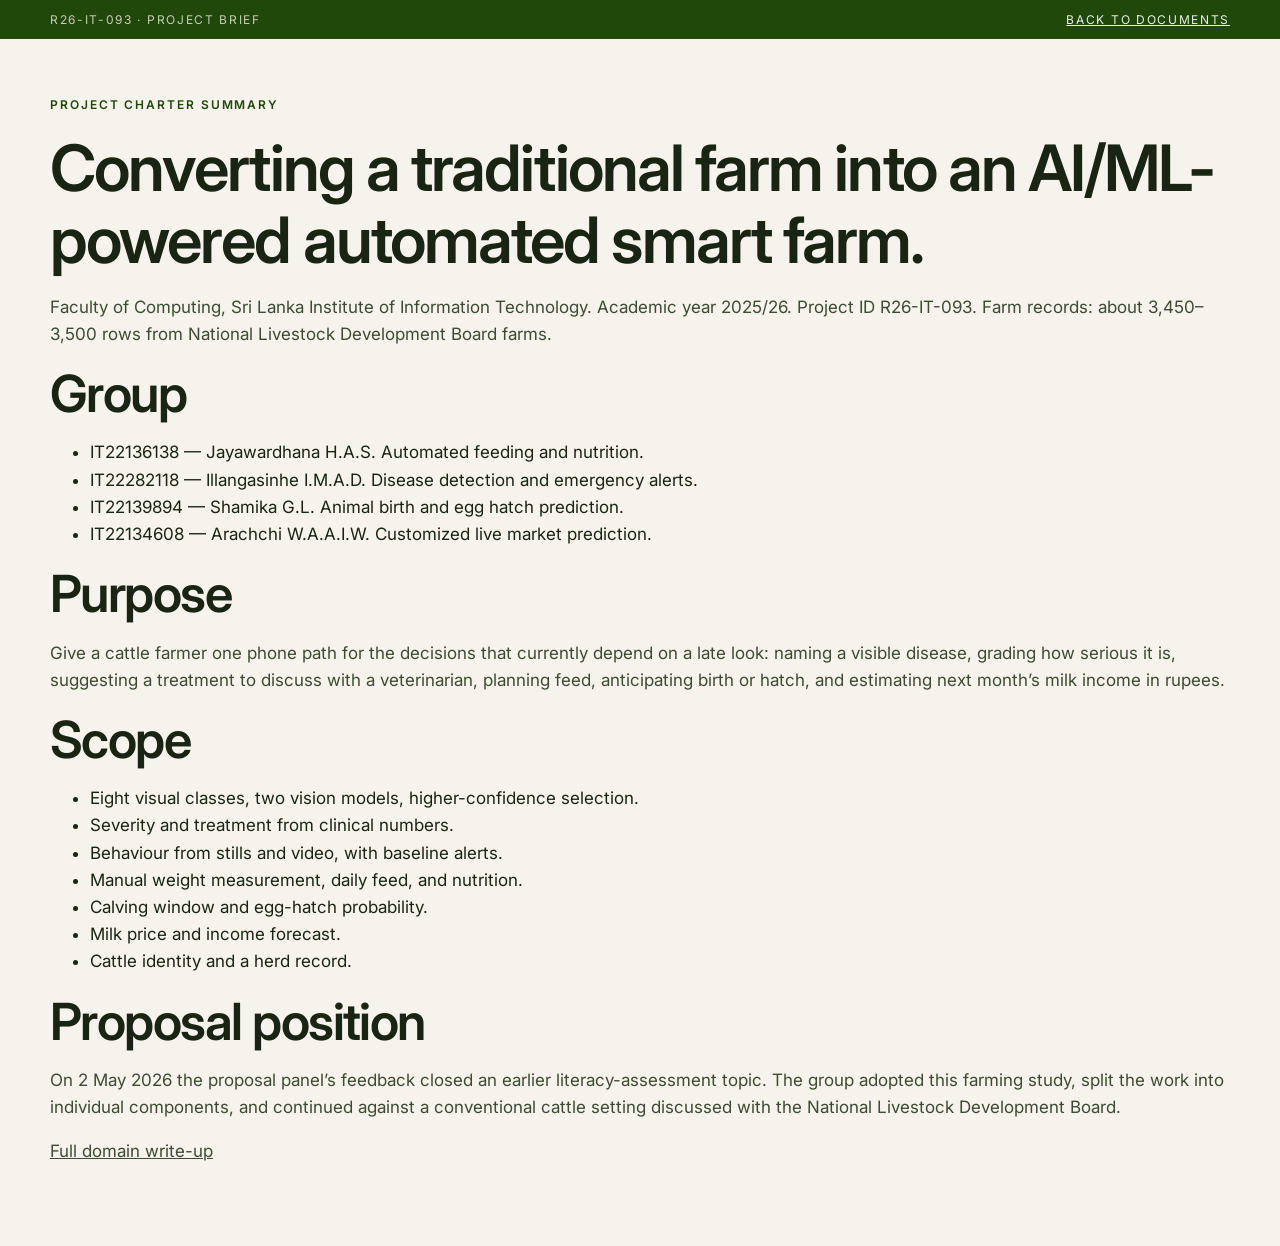
<file: files/project-brief.html>
<!DOCTYPE html>
<html lang="en">
<head>
  <meta charset="utf-8">
  <meta name="viewport" content="width=device-width, initial-scale=1">
  <title>Project brief | Smart Farm Research</title>
  <link rel="preconnect" href="https://fonts.googleapis.com">
  <link href="https://fonts.googleapis.com/css2?family=Inter:wght@400;500;600;700&display=swap" rel="stylesheet">
  <link rel="stylesheet" href="../css/styles.css">
</head>
<body>
  <a class="skip" href="#content">Skip to content</a>
  <div class="topbar"><div class="wrap"><span>R26-IT-093 · Project brief</span><span><a href="../documents.html" style="color:#e7f0e8">Back to documents</a></span></div></div>
  <main id="content" class="wrap page-hero prose" style="padding-bottom:64px">
    <p class="eyebrow">Project charter summary</p>
    <h1>Converting a traditional farm into an AI/ML-powered automated smart farm.</h1>
    <p>Faculty of Computing, Sri Lanka Institute of Information Technology. Academic year 2025/26. Project ID R26-IT-093. Farm records: about 3,450–3,500 rows from National Livestock Development Board farms.</p>
    <h2>Group</h2>
    <ul>
      <li>IT22136138 — Jayawardhana H.A.S. Automated feeding and nutrition.</li>
      <li>IT22282118 — Illangasinhe I.M.A.D. Disease detection and emergency alerts.</li>
      <li>IT22139894 — Shamika G.L. Animal birth and egg hatch prediction.</li>
      <li>IT22134608 — Arachchi W.A.A.I.W. Customized live market prediction.</li>
    </ul>
    <h2>Purpose</h2>
    <p>Give a cattle farmer one phone path for the decisions that currently depend on a late look: naming a visible disease, grading how serious it is, suggesting a treatment to discuss with a veterinarian, planning feed, anticipating birth or hatch, and estimating next month’s milk income in rupees.</p>
    <h2>Scope</h2>
    <ul>
      <li>Eight visual classes, two vision models, higher-confidence selection.</li>
      <li>Severity and treatment from clinical numbers.</li>
      <li>Behaviour from stills and video, with baseline alerts.</li>
      <li>Manual weight measurement, daily feed, and nutrition.</li>
      <li>Calving window and egg-hatch probability.</li>
      <li>Milk price and income forecast.</li>
      <li>Cattle identity and a herd record.</li>
    </ul>
    <h2 id="proposal">Proposal position</h2>
    <p>On 2 May 2026 the proposal panel’s feedback closed an earlier literacy-assessment topic. The group adopted this farming study, split the work into individual components, and continued against a conventional cattle setting discussed with the National Livestock Development Board.</p>
    <p><a href="../domain.html">Full domain write-up</a></p>
  </main>
</body>
</html>
</file>
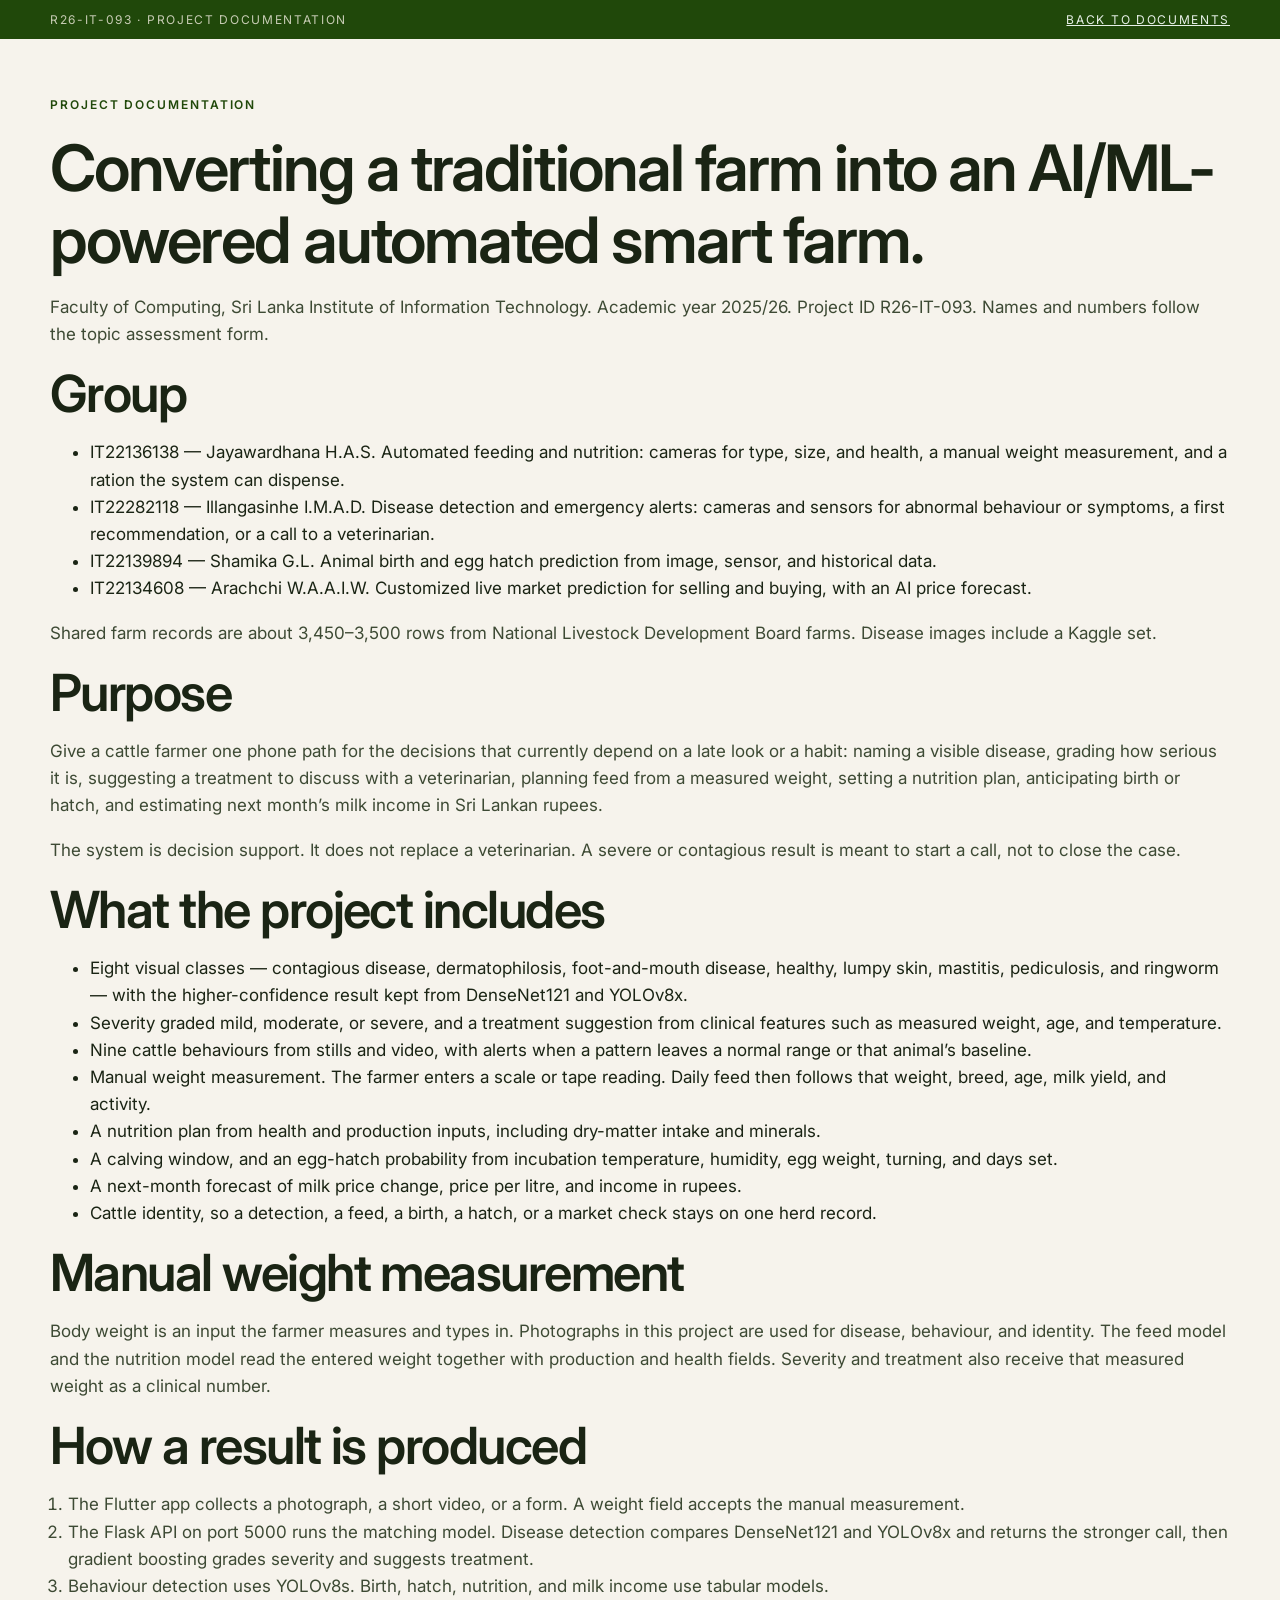
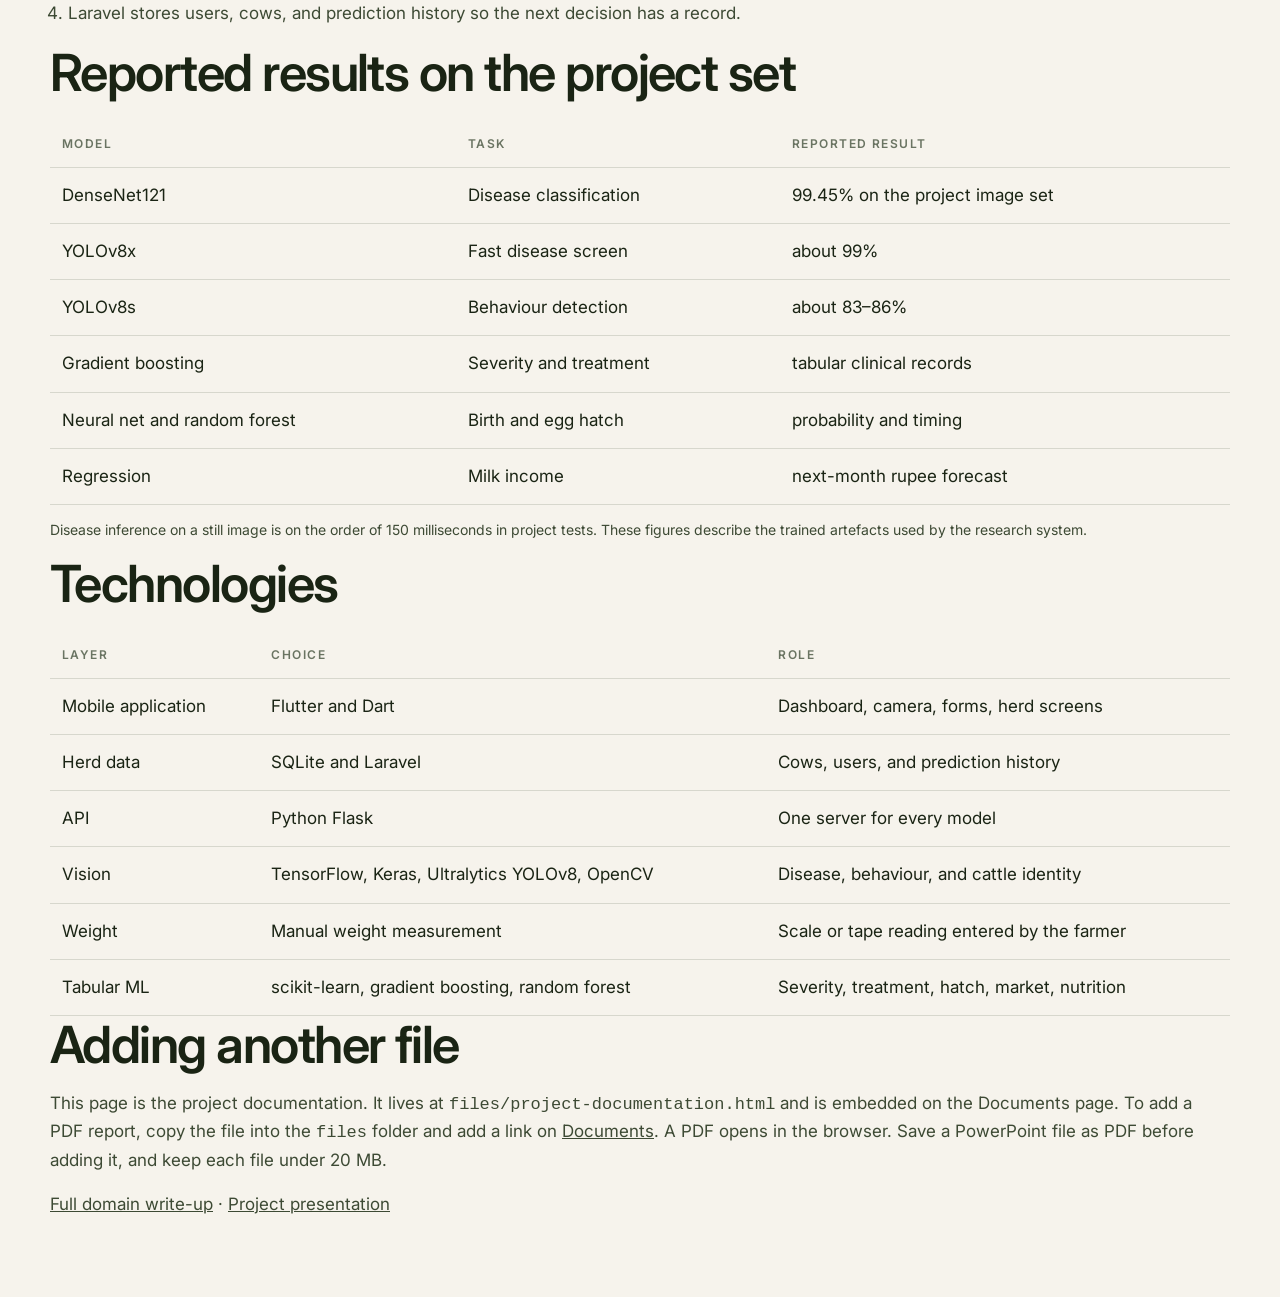
<file: files/project-documentation.html>
<!DOCTYPE html>
<html lang="en">
<head>
  <meta charset="utf-8">
  <meta name="viewport" content="width=device-width, initial-scale=1">
  <title>Project documentation | Smart Farm Research</title>
  <link rel="preconnect" href="https://fonts.googleapis.com">
  <link href="https://fonts.googleapis.com/css2?family=Inter:wght@400;500;600;700&display=swap" rel="stylesheet">
  <link rel="stylesheet" href="../css/styles.css">
</head>
<body>
  <a class="skip" href="#content">Skip to content</a>
  <div class="topbar"><div class="wrap"><span>R26-IT-093 · Project documentation</span><span><a href="../documents.html" style="color:#e7f0e8">Back to documents</a></span></div></div>
  <main id="content" class="wrap page-hero prose" style="padding-bottom:64px">
    <p class="eyebrow">Project documentation</p>
    <h1>Converting a traditional farm into an AI/ML-powered automated smart farm.</h1>
    <p>Faculty of Computing, Sri Lanka Institute of Information Technology. Academic year 2025/26. Project ID R26-IT-093. Names and numbers follow the topic assessment form.</p>
    <h2>Group</h2>
    <ul>
      <li>IT22136138 — Jayawardhana H.A.S. Automated feeding and nutrition: cameras for type, size, and health, a manual weight measurement, and a ration the system can dispense.</li>
      <li>IT22282118 — Illangasinhe I.M.A.D. Disease detection and emergency alerts: cameras and sensors for abnormal behaviour or symptoms, a first recommendation, or a call to a veterinarian.</li>
      <li>IT22139894 — Shamika G.L. Animal birth and egg hatch prediction from image, sensor, and historical data.</li>
      <li>IT22134608 — Arachchi W.A.A.I.W. Customized live market prediction for selling and buying, with an AI price forecast.</li>
    </ul>
    <p>Shared farm records are about 3,450–3,500 rows from National Livestock Development Board farms. Disease images include a Kaggle set.</p>

    <h2>Purpose</h2>
    <p>Give a cattle farmer one phone path for the decisions that currently depend on a late look or a habit: naming a visible disease, grading how serious it is, suggesting a treatment to discuss with a veterinarian, planning feed from a measured weight, setting a nutrition plan, anticipating birth or hatch, and estimating next month’s milk income in Sri Lankan rupees.</p>
    <p>The system is decision support. It does not replace a veterinarian. A severe or contagious result is meant to start a call, not to close the case.</p>

    <h2>What the project includes</h2>
    <ul>
      <li>Eight visual classes — contagious disease, dermatophilosis, foot-and-mouth disease, healthy, lumpy skin, mastitis, pediculosis, and ringworm — with the higher-confidence result kept from DenseNet121 and YOLOv8x.</li>
      <li>Severity graded mild, moderate, or severe, and a treatment suggestion from clinical features such as measured weight, age, and temperature.</li>
      <li>Nine cattle behaviours from stills and video, with alerts when a pattern leaves a normal range or that animal’s baseline.</li>
      <li>Manual weight measurement. The farmer enters a scale or tape reading. Daily feed then follows that weight, breed, age, milk yield, and activity.</li>
      <li>A nutrition plan from health and production inputs, including dry-matter intake and minerals.</li>
      <li>A calving window, and an egg-hatch probability from incubation temperature, humidity, egg weight, turning, and days set.</li>
      <li>A next-month forecast of milk price change, price per litre, and income in rupees.</li>
      <li>Cattle identity, so a detection, a feed, a birth, a hatch, or a market check stays on one herd record.</li>
    </ul>

    <h2>Manual weight measurement</h2>
    <p>Body weight is an input the farmer measures and types in. Photographs in this project are used for disease, behaviour, and identity. The feed model and the nutrition model read the entered weight together with production and health fields. Severity and treatment also receive that measured weight as a clinical number.</p>

    <h2>How a result is produced</h2>
    <ol>
      <li>The Flutter app collects a photograph, a short video, or a form. A weight field accepts the manual measurement.</li>
      <li>The Flask API on port 5000 runs the matching model. Disease detection compares DenseNet121 and YOLOv8x and returns the stronger call, then gradient boosting grades severity and suggests treatment.</li>
      <li>Behaviour detection uses YOLOv8s. Birth, hatch, nutrition, and milk income use tabular models.</li>
      <li>Laravel stores users, cows, and prediction history so the next decision has a record.</li>
    </ol>

    <h2>Reported results on the project set</h2>
    <table>
      <thead><tr><th>Model</th><th>Task</th><th>Reported result</th></tr></thead>
      <tbody>
        <tr><td>DenseNet121</td><td>Disease classification</td><td>99.45% on the project image set</td></tr>
        <tr><td>YOLOv8x</td><td>Fast disease screen</td><td>about 99%</td></tr>
        <tr><td>YOLOv8s</td><td>Behaviour detection</td><td>about 83–86%</td></tr>
        <tr><td>Gradient boosting</td><td>Severity and treatment</td><td>tabular clinical records</td></tr>
        <tr><td>Neural net and random forest</td><td>Birth and egg hatch</td><td>probability and timing</td></tr>
        <tr><td>Regression</td><td>Milk income</td><td>next-month rupee forecast</td></tr>
      </tbody>
    </table>
    <p class="cite">Disease inference on a still image is on the order of 150 milliseconds in project tests. These figures describe the trained artefacts used by the research system.</p>

    <h2>Technologies</h2>
    <table>
      <thead><tr><th>Layer</th><th>Choice</th><th>Role</th></tr></thead>
      <tbody>
        <tr><td>Mobile application</td><td>Flutter and Dart</td><td>Dashboard, camera, forms, herd screens</td></tr>
        <tr><td>Herd data</td><td>SQLite and Laravel</td><td>Cows, users, and prediction history</td></tr>
        <tr><td>API</td><td>Python Flask</td><td>One server for every model</td></tr>
        <tr><td>Vision</td><td>TensorFlow, Keras, Ultralytics YOLOv8, OpenCV</td><td>Disease, behaviour, and cattle identity</td></tr>
        <tr><td>Weight</td><td>Manual weight measurement</td><td>Scale or tape reading entered by the farmer</td></tr>
        <tr><td>Tabular ML</td><td>scikit-learn, gradient boosting, random forest</td><td>Severity, treatment, hatch, market, nutrition</td></tr>
      </tbody>
    </table>

    <h2>Adding another file</h2>
    <p>This page is the project documentation. It lives at <code>files/project-documentation.html</code> and is embedded on the Documents page. To add a PDF report, copy the file into the <code>files</code> folder and add a link on <a href="../documents.html">Documents</a>. A PDF opens in the browser. Save a PowerPoint file as PDF before adding it, and keep each file under 20 MB.</p>
    <p><a href="../domain.html">Full domain write-up</a> · <a href="project-presentation.html">Project presentation</a></p>
  </main>
</body>
</html>
</file>
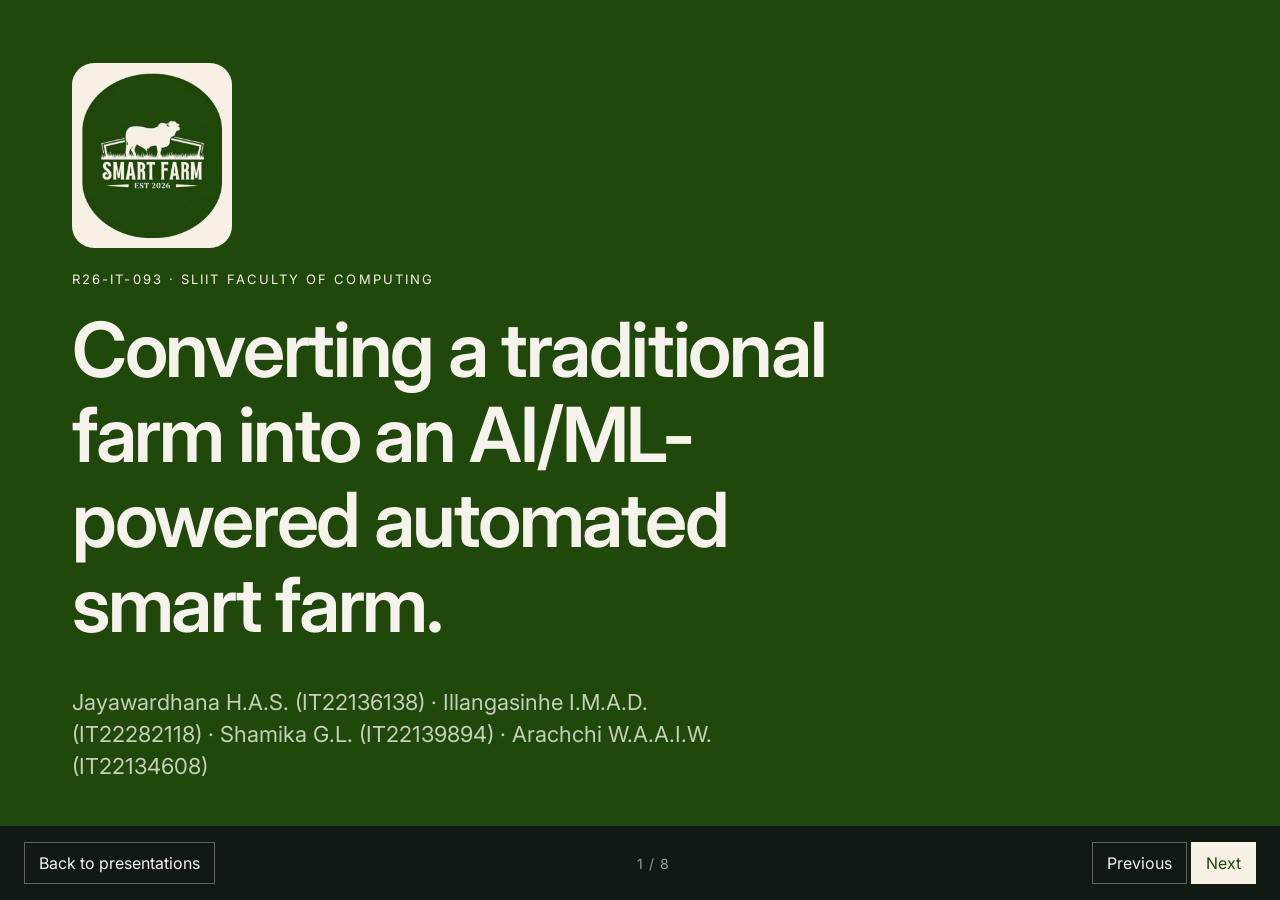
<file: files/project-presentation.html>
<!DOCTYPE html>
<html lang="en">
<head>
  <meta charset="utf-8">
  <meta name="viewport" content="width=device-width, initial-scale=1">
  <title>Project presentation | Smart Farm Research</title>
  <link rel="preconnect" href="https://fonts.googleapis.com">
  <link href="https://fonts.googleapis.com/css2?family=Inter:wght@400;500;600;700&display=swap" rel="stylesheet">
  <style>
    :root { --night:#20480A; --lime:#f6f1e4; --paper:#f6f3ec; --ink:#1a2414; --soft:#3d4a34; }
    * { box-sizing: border-box; }
    html, body { margin: 0; height: 100%; background: var(--night); color: var(--paper); font-family: Inter, "Segoe UI", sans-serif; }
    .deck { height: 100%; position: relative; }
    .slide {
      display: none; height: 100%; padding: 64px 72px 96px;
      flex-direction: column; justify-content: center;
    }
    .slide.active { display: flex; }
    .eyebrow { letter-spacing: 0.16em; text-transform: uppercase; color: var(--lime); font-size: 13px; margin: 0 0 18px; }
    h1, h2 { font-family: Inter, "Segoe UI", sans-serif; font-weight: 600; letter-spacing: -0.03em; line-height: 1.12; margin: 0 0 18px; }
    h1 { font-size: clamp(42px, 6vw, 76px); max-width: 16ch; }
    h2 { font-size: clamp(36px, 4.5vw, 58px); max-width: 18ch; }
    p, li { font-size: 22px; line-height: 1.45; color: rgba(246,243,236,0.78); max-width: 42rem; }
    ul { padding-left: 1.1em; }
    .bar { position: fixed; left: 0; right: 0; bottom: 0; display: flex; justify-content: space-between; align-items: center; gap: 16px; padding: 16px 24px; background: rgba(16,22,20,0.92); border-top: 1px solid rgba(246,243,236,0.12); }
    button, .bar a { background: transparent; color: var(--paper); border: 1px solid rgba(246,243,236,0.35); padding: 10px 14px; font: inherit; cursor: pointer; text-decoration: none; }
    button.primary { background: var(--lime); color: var(--night); border-color: var(--lime); }
    .count { font-size: 14px; letter-spacing: 0.08em; color: rgba(246,243,236,0.6); }
    @media (max-width: 700px) {
      .slide { padding: 32px 22px 110px; }
      p, li { font-size: 18px; }
    }
  </style>
</head>
<body>
  <main class="deck" id="deck">
    <section class="slide active">
      <img src="../images/logo.png" alt="" style="width:160px;height:auto;display:block;background:#f6f1e4;border-radius:22px;padding:10px;margin:0 0 22px">
      <p class="eyebrow">R26-IT-093 · SLIIT Faculty of Computing</p>
      <h1>Converting a traditional farm into an AI/ML-powered automated smart farm.</h1>
      <p>Jayawardhana H.A.S. (IT22136138) · Illangasinhe I.M.A.D. (IT22282118) · Shamika G.L. (IT22139894) · Arachchi W.A.A.I.W. (IT22134608)</p>
    </section>
    <section class="slide">
      <p class="eyebrow">The problem</p>
      <h2>Late news is expensive on a small farm.</h2>
      <ul>
        <li>Disease is named after milk drops or a lesion is obvious.</li>
        <li>Feed is a habit, disconnected from weight, yield, and health.</li>
        <li>Calving and hatching are prepared for at the last moment.</li>
        <li>The milk price arrives when the buyer announces it.</li>
      </ul>
    </section>
    <section class="slide">
      <p class="eyebrow">The project</p>
      <h2>One phone path for the whole week.</h2>
      <ul>
        <li>Illangasinhe I.M.A.D. — disease detection and emergency alerts.</li>
        <li>Jayawardhana H.A.S. — automated feeding from a manual weight measurement.</li>
        <li>Shamika G.L. — healthy calf birth and egg hatch prediction.</li>
        <li>Arachchi W.A.A.I.W. — live market prices and a buy or sell recommendation.</li>
      </ul>
    </section>
    <section class="slide">
      <p class="eyebrow">Illangasinhe I.M.A.D. · IT22282118</p>
      <h2>Two vision models, then a clinical grade.</h2>
      <p>DenseNet121 and YOLOv8x score the same photograph. The stronger call is kept across eight classes, including healthy. Gradient boosting then grades the case mild, moderate, or severe from temperature, age, and a manually measured weight. YOLOv8s reads nine behaviours from stills and video.</p>
    </section>
    <section class="slide">
      <p class="eyebrow">Jayawardhana H.A.S. · IT22136138</p>
      <h2>Weight is measured, then the ration follows.</h2>
      <p>The farmer enters a manual weight measurement from a scale or a tape. Daily feed uses that weight with breed, age, milk yield, and activity. Nutrition uses health and production inputs, so a sick or high-yielding cow is not fed like the herd average.</p>
    </section>
    <section class="slide">
      <p class="eyebrow">Shamika G.L. and Arachchi W.A.A.I.W.</p>
      <h2>Birth, hatch, and the live market.</h2>
      <p>Shamika G.L. predicts a healthy calf birth or egg hatch from image, sensor, and historical records. Arachchi W.A.A.I.W. keeps livestock, milk, egg, and meat prices current and recommends when to buy or sell.</p>
    </section>
    <section class="slide">
      <p class="eyebrow">How it is built</p>
      <h2>Flutter, Flask, and a herd record.</h2>
      <ul>
        <li>Flutter is the farmer’s screen.</li>
        <li>One Flask API serves every model.</li>
        <li>Laravel stores users, cows, and prediction history.</li>
        <li>Vision covers disease, behaviour, and identity. Weight stays a measured input.</li>
      </ul>
    </section>
    <section class="slide">
      <p class="eyebrow">What we can show</p>
      <h2>Evidence already in the project.</h2>
      <ul>
        <li>DenseNet121: 99.45% on the disease image set.</li>
        <li>YOLOv8x near 99%. Behaviour detection near 83–86%.</li>
        <li>Still-image disease inference on the order of 150 milliseconds in project tests.</li>
        <li>About 3,450–3,500 farm records from the National Livestock Development Board. Disease images include a Kaggle set.</li>
      </ul>
    </section>
  </main>
  <div class="bar">
    <a href="../presentations.html">Back to presentations</a>
    <span class="count" id="count">1 / 8</span>
    <span>
      <button type="button" id="prev">Previous</button>
      <button type="button" class="primary" id="next">Next</button>
    </span>
  </div>
  <script>
    const slides = Array.from(document.querySelectorAll(".slide"));
    const count = document.getElementById("count");
    let index = 0;
    function show(next) {
      index = (next + slides.length) % slides.length;
      slides.forEach((slide, i) => slide.classList.toggle("active", i === index));
      count.textContent = (index + 1) + " / " + slides.length;
    }
    document.getElementById("next").addEventListener("click", () => show(index + 1));
    document.getElementById("prev").addEventListener("click", () => show(index - 1));
    document.addEventListener("keydown", (event) => {
      if (event.key === "ArrowRight" || event.key === " ") { event.preventDefault(); show(index + 1); }
      if (event.key === "ArrowLeft") show(index - 1);
    });
  </script>
</body>
</html>
</file>
<file: css/styles.css>
:root {
  --bg: #f6f3ec;
  --ink: #1a2414;
  --soft: #3d4a34;
  --muted: #6a7462;
  --line: rgba(32, 48, 18, 0.14);
  --paper: #fffcf7;
  --field: #e7f0dc;
  --night: #20480A;
  --night-2: #163206;
  --lime: #f6f1e4;
  --white: #fffcf7;
  --serif: "Inter", "Segoe UI", sans-serif;
  --sans: "Inter", "Segoe UI", sans-serif;
  --mono: "Cascadia Mono", Consolas, monospace;
  --max: 1180px;
}

* { box-sizing: border-box; }
html { scroll-behavior: smooth; }
body {
  margin: 0;
  background: var(--bg);
  color: var(--ink);
  overflow-x: hidden;
  font-family: var(--sans);
  font-size: 17px;
  line-height: 1.6;
  font-weight: 400;
}
img { max-width: 100%; display: block; }
a { color: inherit; }
::selection { background: #d7e6c4; color: var(--night); }
:focus-visible { outline: 2px solid var(--night); outline-offset: 3px; }

.skip {
  position: absolute; left: 12px; top: -48px; z-index: 30;
  background: var(--lime); color: var(--night); padding: 8px 12px;
}
.skip:focus { top: 12px; }
.wrap { width: min(var(--max), calc(100% - 48px)); margin: 0 auto; }

.topbar { background: var(--night); color: rgba(246, 241, 228, 0.78); }
.topbar { font-size: 12px; letter-spacing: 0.14em; text-transform: uppercase; }
.topbar .wrap { display: flex; justify-content: space-between; gap: 16px; padding: 10px 0; flex-wrap: wrap; }
.topbar a { color: inherit; }

.site-header {
  position: sticky; top: 0; z-index: 20;
  background: rgba(255, 252, 247, 0.94);
  color: var(--ink);
  backdrop-filter: blur(16px);
  border-bottom: 1px solid var(--line);
}
.nav-row { display: flex; align-items: center; gap: 22px; min-height: 64px; }
.brand { display: flex; align-items: center; text-decoration: none; color: var(--ink); margin-right: auto; flex-shrink: 0; white-space: nowrap; }
.hero-side { display: grid; gap: 18px; align-content: center; justify-items: stretch; }
.hero-logo {
  width: min(240px, 70%); height: auto; display: block; margin: 0 auto;
  background: var(--white); border-radius: 24px; padding: 12px;
  box-shadow: 0 16px 36px rgba(32, 72, 10, 0.1);
}
.brand strong { display: block; font-family: var(--sans); font-weight: 600; font-size: 20px; letter-spacing: -0.03em; color: var(--night); }
.brand small { display: block; color: var(--muted); font-size: 11px; letter-spacing: 0.16em; text-transform: uppercase; }

.nav-toggle { position: absolute; left: 0; top: 0; width: 1px; height: 1px; margin: 0; opacity: 0; pointer-events: none; }
.nav-burger {
  display: none; width: 42px; height: 42px; border: 1px solid var(--line);
  background: transparent; align-items: center; justify-content: center; cursor: pointer;
}
.nav-burger span, .nav-burger span:before, .nav-burger span:after {
  display: block; width: 16px; height: 1px; background: var(--night); position: relative; content: "";
}
.nav-burger span:before { position: absolute; top: -6px; }
.nav-burger span:after { position: absolute; top: 6px; }

.nav { display: flex; align-items: center; gap: 2px; flex-shrink: 0; }
.nav a {
  text-decoration: none; color: var(--soft); white-space: nowrap;
  font-size: 14px; padding: 8px 10px; letter-spacing: 0.01em;
}
.nav a:hover { color: var(--night); }
.nav a[aria-current="page"] { color: var(--night); box-shadow: inset 0 -2px 0 var(--night); }

.search-form { display: flex; align-items: center; flex-shrink: 0; }
.search-form input {
  width: 132px; background: transparent; color: var(--ink);
  border: 0; border-bottom: 1px solid var(--line);
  border-radius: 0; padding: 8px 0; font: inherit; font-size: 14px;
}
.search-form input::placeholder { color: var(--muted); }
.search-form button, .btn, button.btn {
  border: 0; cursor: pointer; font: inherit; text-decoration: none;
  display: inline-flex; align-items: center; justify-content: center;
  border-radius: 0; padding: 13px 18px; font-size: 14px; font-weight: 600; letter-spacing: 0.02em;
}
.btn-small { padding: 8px 0 8px 12px; background: transparent; color: var(--night); }
.search-form button:hover { color: var(--night-2); }
button:disabled, .btn:disabled { opacity: 0.6; cursor: wait; }
.btn-primary { background: var(--night); color: var(--lime); }
.btn-primary:hover { background: var(--night-2); color: var(--lime); }
.btn-ghost { background: transparent; color: var(--night); border: 1px solid var(--night); }
.btn-ghost:hover { background: var(--night); color: var(--lime); }
.band .btn-primary { background: var(--lime); color: var(--night); }
.band .btn-primary:hover { background: #fff; color: var(--night); }

.hero { padding: 8px 0 0; background: var(--bg); color: var(--ink); }
.hero-grid { display: grid; grid-template-columns: 1.15fr 0.85fr; gap: 56px; align-items: center; padding: 48px 0 36px; }
.eyebrow {
  margin: 0 0 18px; color: var(--night);
  font-size: 12px; letter-spacing: 0.16em; text-transform: uppercase; font-weight: 600;
}
h1, h2, h3 { font-family: var(--sans); font-weight: 600; letter-spacing: -0.03em; line-height: 1.12; }
h1 { font-size: clamp(48px, 6.4vw, 88px); margin: 0 0 18px; }
h2 { font-size: clamp(34px, 4vw, 56px); margin: 0 0 12px; }
h3 { font-size: 28px; margin: 0 0 8px; letter-spacing: -0.03em; }
.lede { font-size: 18px; line-height: 1.55; color: var(--soft); max-width: 40rem; margin: 0; }
.page-hero .lede, .prose p, .card p, .doc p, .person p, .mile p, .slide p, .section-head p { color: var(--soft); }
.actions { display: flex; flex-wrap: wrap; gap: 10px; margin-top: 28px; }

.panel {
  border: 1px solid var(--line); background: var(--white); color: var(--ink);
  box-shadow: 0 18px 40px rgba(32, 72, 10, 0.08);
}
.panel-top {
  display: flex; justify-content: space-between; gap: 12px;
  padding: 14px 16px; border-bottom: 1px solid var(--line);
  font-size: 11px; letter-spacing: 0.14em; text-transform: uppercase; color: var(--muted);
}
.dot { width: 7px; height: 7px; border-radius: 50%; background: var(--night); display: inline-block; margin-right: 8px; }
.diagnosis { padding: 18px 16px 6px; }
.diagnosis h3 { font-size: 32px; color: var(--ink); }
.meta { color: var(--muted); font-size: 14px; }
.bars { display: grid; gap: 12px; padding: 8px 16px 18px; }
.bar { display: grid; grid-template-columns: 108px 1fr 40px; gap: 10px; align-items: center; font-size: 13px; color: var(--soft); font-variant-numeric: tabular-nums; }
.track { height: 3px; background: var(--field); }
.track span { display: block; height: 100%; background: var(--night); }
.panel-foot { display: grid; grid-template-columns: 1fr 1fr; border-top: 1px solid var(--line); }
.panel-foot div { padding: 14px 16px; }
.panel-foot div + div { border-left: 1px solid var(--line); }
.panel-foot span { display: block; color: var(--muted); font-size: 12px; letter-spacing: 0.08em; text-transform: uppercase; }
.panel-foot strong { font-weight: 500; font-size: 15px; color: var(--ink); }

.stats {
  display: grid; grid-template-columns: repeat(4, 1fr);
  background: var(--field); border-top: 1px solid var(--line); border-bottom: 1px solid var(--line);
  width: 100vw; max-width: 100vw; margin-left: calc(50% - 50vw); margin-right: 0;
  padding-left: max(24px, calc(50vw - var(--max) / 2));
  padding-right: max(24px, calc(50vw - var(--max) / 2));
}
.stat { padding: 22px 18px 26px 0; border-right: 1px solid rgba(32, 72, 10, 0.14); }
.stat:last-child { border-right: 0; }
.stat b { display: block; font-family: var(--serif); font-size: 34px; font-weight: 600; letter-spacing: -0.04em; color: var(--night); }
.stat span { display: block; margin-top: 6px; color: var(--soft); font-size: 14px; max-width: 22ch; }

section { padding: 88px 0; }
.section-head { display: grid; grid-template-columns: 1fr 1fr; gap: 32px; align-items: end; margin-bottom: 8px; }
.section-head .eyebrow { color: var(--night); }
.section-head p { margin: 0; }

.ledger { border-top: 1px solid var(--line); }
.ledger article {
  display: grid; grid-template-columns: 72px 280px 1fr; gap: 24px;
  padding: 26px 0; border-bottom: 1px solid var(--line); align-items: baseline;
}
.ledger span { font-family: var(--serif); font-size: 22px; color: var(--muted); }
.ledger h3 { font-size: 26px; margin: 0; }
.ledger p { margin: 0; color: var(--soft); }

.story { display: grid; grid-template-columns: 0.9fr 1.1fr; gap: 48px; align-items: start; }
.story-aside { background: var(--night); color: var(--white); padding: 36px; }
.story-aside .eyebrow { color: var(--lime); }
.story-aside p { color: rgba(246,243,236,0.72); }
.steps { display: grid; }
.step { display: grid; grid-template-columns: 48px 1fr; gap: 14px; padding: 18px 0; border-top: 1px solid var(--line); }
.step:last-child { border-bottom: 1px solid var(--line); }
.num { font-family: var(--serif); font-size: 28px; color: var(--muted); }

.routes { display: grid; grid-template-columns: 1fr 1fr; border-top: 1px solid var(--line); }
.routes a {
  display: block; text-decoration: none; padding: 28px 28px 28px 0;
  border-bottom: 1px solid var(--line);
}
.routes a:nth-child(odd) { padding-right: 40px; border-right: 1px solid var(--line); }
.routes a:nth-child(even) { padding-left: 40px; }
.routes h3 { display: flex; justify-content: space-between; gap: 12px; }
.routes h3:after { content: "→"; font-family: var(--sans); font-weight: 400; }
.routes a:hover h3 { color: var(--night); }

.band {
  margin-top: 48px; background: var(--night); color: var(--white);
  padding: 36px; display: flex; justify-content: space-between; gap: 24px; align-items: center;
}
.band p { color: rgba(246,243,236,0.7); margin: 8px 0 0; }

.page-hero { padding: 56px 0 8px; }
.page-hero .eyebrow { color: var(--night); }
.page-hero h1 { font-size: clamp(42px, 5vw, 72px); }
.subnav {
  display: flex; flex-wrap: wrap; gap: 18px; margin: 22px 0 0;
  position: sticky; top: 64px; z-index: 8;
  background: rgba(243, 240, 232, 0.92); backdrop-filter: blur(12px);
  padding: 14px 0; border-bottom: 1px solid var(--line);
}
.subnav a { text-decoration: none; font-size: 14px; color: var(--soft); }
.subnav a:hover { color: var(--ink); box-shadow: inset 0 -1px 0 var(--ink); }

.prose { padding-bottom: 72px; }
.block { margin: 56px 0 0; scroll-margin-top: 130px; }
.prose h3 { margin-top: 28px; font-size: 26px; }
.prose ol, .mile ul, .doc ul { color: var(--soft); padding-left: 18px; }
.cite { font-size: 14px; color: var(--muted); }

table { width: 100%; border-collapse: collapse; margin-top: 18px; }
th, td { text-align: left; padding: 14px 12px; border-bottom: 1px solid var(--line); vertical-align: top; }
th { font-size: 12px; letter-spacing: 0.12em; text-transform: uppercase; color: var(--muted); font-weight: 600; }

.grid-2, .grid-3, .people { display: grid; gap: 0; }
.grid-2 { grid-template-columns: 1fr 1fr; }
.grid-2 > *, .grid-3 > *, .people > * { min-width: 0; }
.grid-3 { grid-template-columns: repeat(3, 1fr); }
.people { grid-template-columns: 1fr 1fr; min-width: 0; }
.person { min-width: 0; }
.person h2 { font-size: clamp(24px, 2.4vw, 32px); flex: 1 1 10rem; min-width: 0; overflow-wrap: break-word; }
.person header { flex-wrap: wrap; min-width: 0; }
.card figure { margin: 0 0 16px; }
.card figure img { width: 100%; height: 210px; object-fit: cover; background: #e7efe4; }
.card figcaption { margin-top: 8px; font-size: 13px; color: var(--muted); }
.viewer {
  width: 100%; height: min(72vh, 820px); border: 1px solid var(--line); background: var(--paper);
  margin: 8px 0 18px;
}
.card, .doc, .slide, .mile {
  background: transparent; border: 0; border-top: 1px solid var(--line);
  border-radius: 0; padding: 24px 22px 24px 0;
}
.grid-2 .card, .grid-3 .card, .grid-2 .doc, .grid-2 .slide { border-bottom: 1px solid var(--line); }
.kicker { margin: 0 0 8px; font-size: 12px; letter-spacing: 0.14em; text-transform: uppercase; color: var(--muted); font-weight: 600; }
.card h3 { font-size: 26px; }

.flow { display: grid; grid-template-columns: repeat(4, 1fr); gap: 0; border-top: 1px solid var(--line); }
.flow div { padding: 18px 18px 8px 0; border-right: 1px solid var(--line); }
.flow div:last-child { border-right: 0; }
.flow strong { display: block; font-family: var(--serif); font-size: 24px; margin: 8px 0; }

.tool, .field { margin-bottom: 14px; }
select, input, textarea {
  font: inherit; color: var(--ink); background: transparent;
  border: 0; border-bottom: 1px solid var(--line); border-radius: 0; padding: 12px 0; width: 100%;
}
textarea { min-height: 140px; resize: vertical; }
label { display: block; font-size: 12px; letter-spacing: 0.12em; text-transform: uppercase; margin-bottom: 6px; color: var(--muted); }
.form-grid { display: grid; grid-template-columns: 1fr 1fr; gap: 18px; }
.contact-grid { display: grid; grid-template-columns: 0.8fr 1.2fr; gap: 48px; padding-bottom: 72px; }
.contact-grid .card, form.card { border: 0; padding: 0; }

.badge {
  display: inline-block; padding: 0; font-size: 12px; letter-spacing: 0.12em;
  text-transform: uppercase; font-weight: 600; background: none; border-radius: 0;
}
.done { color: var(--night); }
.wait { color: #8a5a12; }
.soon { color: #5c4d86; }
.mile header, .doc header, .slide header, .person header {
  display: flex; justify-content: space-between; gap: 16px; align-items: baseline;
}
.mile { padding: 8px 0 28px; }
.mile-board { padding: 36px 0 8px; }
.mile-head {
  display: grid; grid-template-columns: 1.45fr 0.7fr; gap: 32px; align-items: end;
  margin-bottom: 28px;
}
.mile-kicker {
  margin: 0 0 14px; color: var(--muted); font-size: 12px; letter-spacing: 0.16em;
  text-transform: uppercase; font-weight: 600;
}
.mile-head h1 { font-size: clamp(40px, 4.6vw, 64px); max-width: 11em; margin: 0; }
.mile-head .lede { margin: 0; text-align: right; font-size: 15px; line-height: 1.5; }
.mile-grid { display: grid; grid-template-columns: repeat(5, minmax(0, 1fr)); gap: 14px; }
.mile-card {
  display: flex; flex-direction: column; align-items: flex-start; text-align: left;
  min-height: 292px; padding: 20px 16px 16px; border-radius: 18px;
  background: var(--white); color: var(--ink); border: 1px solid rgba(32, 48, 18, 0.08);
  box-shadow: 0 10px 28px rgba(32, 72, 10, 0.05); cursor: pointer; font: inherit;
}
.mile-card:hover { border-color: rgba(32, 72, 10, 0.28); }
.mile-card.is-selected { border-color: var(--night); box-shadow: 0 0 0 1px var(--night), 0 10px 28px rgba(32, 72, 10, 0.06); }
.mile-card h2 { font-size: 18px; line-height: 1.25; letter-spacing: -0.03em; margin: 0 0 14px; }
.mile-card p { margin: 0; color: var(--soft); font-size: 14px; line-height: 1.45; }
.mile-card time { display: block; margin-top: auto; padding-top: 22px; font-weight: 600; font-size: 14px; color: var(--ink); line-height: 1.4; }
.mile-status {
  margin-top: 14px; display: inline-flex; align-items: center; padding: 4px 10px; border-radius: 999px;
  font-size: 13px; font-weight: 500; letter-spacing: 0; text-transform: none;
}
.mile-status.done { background: #e4f2d4; color: #2d6814; }
.mile-status.wait { background: #e7f0dc; color: var(--night); }
.mile-status.soon { background: #eef1ea; color: #5c6656; }
.mile-detail {
  margin-top: 16px; background: var(--white); border: 1px solid rgba(32, 48, 18, 0.08);
  border-radius: 18px; padding: 22px 24px 8px;
}
.mile-detail h2 { font-size: 28px; }
.mile-detail a { color: var(--night); }
.mile-note {
  display: grid; grid-template-columns: 3px 1fr; gap: 14px; align-items: stretch;
  margin: 18px 0 48px; color: var(--muted); font-size: 14px; line-height: 1.5;
}
.mile-note i { background: var(--night); border-radius: 2px; }
.note { border-top: 1px solid var(--line); border-bottom: 1px solid var(--line); padding: 14px 0; color: var(--soft); }

.pick { position: absolute; opacity: 0; pointer-events: none; }
.dropdown { margin: 8px 0 22px; max-width: 520px; }
.dropdown summary {
  list-style: none; cursor: pointer; padding: 14px 0;
  border-bottom: 1px solid var(--ink); font-weight: 600;
}
.dropdown summary::-webkit-details-marker { display: none; }
.dropdown summary:after { content: " ↓"; color: var(--muted); }
.dropdown-list { display: grid; padding: 8px 0 0; }
.dropdown-list label {
  margin: 0; padding: 10px 0; border-bottom: 1px solid var(--line);
  letter-spacing: 0; text-transform: none; font-size: 16px; color: var(--ink); cursor: pointer;
}
.dropdown-list label:hover { color: var(--night); }
.stack .mile { display: none; }
#pick-proposal:checked ~ .stack .is-proposal,
#pick-progress-1:checked ~ .stack .is-progress-1,
#pick-progress-2:checked ~ .stack .is-progress-2,
#pick-final:checked ~ .stack .is-final,
#pick-viva:checked ~ .stack .is-viva { display: block; }
#pick-proposal:checked ~ .dropdown label[for="pick-proposal"],
#pick-progress-1:checked ~ .dropdown label[for="pick-progress-1"],
#pick-progress-2:checked ~ .dropdown label[for="pick-progress-2"],
#pick-final:checked ~ .dropdown label[for="pick-final"],
#pick-viva:checked ~ .dropdown label[for="pick-viva"] { color: var(--night); }

.person { display: grid; gap: 10px; align-content: start; padding: 8px 28px 36px 0; border-top: 1px solid var(--line); background: transparent; }
.person .mail { margin: 0; font-size: 15px; }
.person .mail a { color: var(--night); text-decoration: none; }
.person .mail a:hover { text-decoration: underline; }
.person header.identity {
  display: flex; align-items: center; justify-content: flex-start; gap: 12px; flex-wrap: nowrap;
}
.identity-copy { min-width: 0; display: flex; flex-direction: column; align-items: flex-start; gap: 2px; }
.person .identity h2 { line-height: 1.15; flex: none; }
.avatar-photo {
  width: 52px; height: 52px; border-radius: 50%; object-fit: cover; object-position: center center;
  flex: 0 0 52px; border: 1px solid rgba(32, 72, 10, 0.16);
}

.search-results { display: grid; }
.search-results a { display: block; text-decoration: none; padding: 16px 0; border-bottom: 1px solid var(--line); }
.search-results small { color: var(--muted); }

footer { background: var(--night); color: rgba(246,243,236,0.7); padding: 56px 0 22px; }
footer a { color: var(--white); text-decoration: none; }
footer a:hover { color: var(--lime); }
.foot-grid { display: grid; grid-template-columns: 1.5fr 1fr 1fr; gap: 28px; }
footer h3 { color: var(--white); font-size: 26px; }
footer p { max-width: 42ch; }
footer ul { list-style: none; padding: 0; margin: 0; }
footer li { margin: 8px 0; }
.legal {
  border-top: 1px solid rgba(246,243,236,0.12); margin-top: 28px; padding-top: 14px;
  font-size: 13px; display: flex; justify-content: space-between; gap: 12px; flex-wrap: wrap;
}

@media (max-width: 1180px) {
  .nav-burger { display: flex; }
  .nav, .search-form { display: none; }
  .nav-row { flex-wrap: wrap; }
  .nav-toggle:checked ~ .nav, .nav-toggle:checked ~ .search-form {
    display: flex; position: static; flex-basis: 100%; background: transparent; padding: 0 0 12px;
  }
  .nav-toggle:checked ~ .nav { flex-direction: column; align-items: flex-start; }
  .search-form input { width: 100%; }
}
@media (max-width: 900px) {
  .wrap { width: min(var(--max), calc(100% - 32px)); }
  .hero-grid, .story, .section-head, .contact-grid, .foot-grid, .grid-2, .grid-3, .people, .stats, .flow, .ledger article, .routes, .mile-head { grid-template-columns: 1fr; }
  .mile-head .lede { text-align: left; }
  .mile-grid { grid-template-columns: 1fr 1fr; }
  .mile-card { min-height: 0; }
  .mile-card:last-child { grid-column: 1 / -1; }
  .stat { border-right: 0; border-bottom: 1px solid rgba(32, 72, 10, 0.14); padding-right: 0; }
  .flow div { border-right: 0; border-bottom: 1px solid var(--line); }
  .routes a, .routes a:nth-child(odd), .routes a:nth-child(even) { padding: 22px 0; border-right: 0; }
  .band, .section-head { display: flex; flex-direction: column; align-items: flex-start; }
  .form-grid { grid-template-columns: 1fr; }
  h1 { font-size: 46px; }
}
@media (max-width: 640px) {
  .mile-grid { grid-template-columns: 1fr; }
  .mile-card:last-child { grid-column: auto; }
}
.archive-metrics {
  display: grid;
  grid-template-columns: repeat(3, 1fr);
  border-top: 1px solid var(--line);
  margin-top: 28px;
}
.archive-metrics div { padding: 18px 22px 20px 0; border-right: 1px solid var(--line); }
.archive-metrics div:last-child { border-right: 0; padding-right: 0; }
.archive-metrics b {
  display: block;
  font-family: var(--serif);
  font-size: clamp(28px, 3vw, 40px);
  font-weight: 600;
  letter-spacing: -0.04em;
}
.archive-metrics span { display: block; margin-top: 4px; color: var(--muted); font-size: 14px; max-width: 24ch; }

.archive { padding-bottom: 72px; }
.archive-tools { display: none; }
.sheet { display: none; }
.archive-hint { display: none; }
.archive-toast {
  position: fixed; left: 50%; bottom: 22px; transform: translate(-50%, 12px);
  background: var(--night); color: var(--lime);
  padding: 10px 16px; font-size: 14px; letter-spacing: 0.02em;
  opacity: 0; pointer-events: none; z-index: 40;
}
.archive-toast.is-on { opacity: 1; transform: translate(-50%, 0); transition: opacity 0.2s ease, transform 0.2s ease; }
.record { border-top: 1px solid var(--line); padding: 8px 0 4px; }
.record-open { display: none; }
.record-body h2 { font-size: clamp(32px, 4vw, 48px); }
.record-actions { display: flex; flex-wrap: wrap; gap: 10px; margin: 22px 0 8px; }
.index-group { margin-top: 8px; }
.archive-live .archive-hint { display: block; margin: 18px 0 0; color: var(--muted); font-size: 13px; }
.archive-live .archive {
  display: grid;
  grid-template-columns: minmax(280px, 360px) minmax(0, 1fr);
  gap: 0;
  align-items: start;
  border-top: 1px solid var(--line);
  margin-top: 8px;
  padding-top: 0;
  padding-bottom: 80px;
}
.archive-live .archive-index {
  position: sticky;
  top: 64px;
  max-height: calc(100vh - 64px);
  overflow: auto;
  padding: 18px 22px 28px 0;
  border-right: 1px solid var(--line);
  scrollbar-width: thin;
  scrollbar-color: rgba(20, 24, 22, 0.35) transparent;
}
.archive-live .archive-tools { display: block; padding-bottom: 8px; }
.archive-live .archive-tools input { margin-bottom: 14px; }
.archive-filters { display: flex; flex-wrap: wrap; gap: 6px 14px; }
.archive-filters button {
  background: none; border: 0; padding: 0 0 4px;
  font: inherit; font-size: 14px; color: var(--muted); cursor: pointer;
}
.archive-filters button[aria-pressed="true"] {
  color: var(--ink);
  box-shadow: inset 0 -1px 0 var(--ink);
}
.archive-filters button:hover { color: var(--ink); }
.archive-count { margin: 12px 0 0; font-size: 13px; color: var(--muted); }
.archive-live .index-group { margin-top: 18px; }
.archive-live .index-group > .kicker { margin-bottom: 0; }
.archive-live .record { border-top: 0; padding: 0; }
.archive-live .record-body { display: none; }
.archive-live .record-open {
  display: grid;
  grid-template-columns: 32px minmax(0, 1fr);
  gap: 8px;
  width: 100%;
  text-align: left;
  background: transparent;
  border: 0;
  border-left: 2px solid transparent;
  padding: 11px 8px 11px 10px;
  cursor: pointer;
  font: inherit;
  color: inherit;
}
.archive-live .record.is-active .record-open {
  border-left-color: var(--night);
  background: rgba(32, 72, 10, 0.12);
}
.archive-live .record-open:hover { background: rgba(20, 24, 22, 0.04); }
.archive-live .record.is-active .record-open:hover { background: rgba(32, 72, 10, 0.18); }
.record-index {
  font-family: var(--serif);
  font-size: 15px;
  color: var(--muted);
  padding-top: 2px;
}
.record-open strong { display: block; font-weight: 600; font-size: 15px; letter-spacing: -0.02em; line-height: 1.3; }
.record-open small { display: block; color: var(--muted); font-size: 13px; margin-top: 2px; }
.archive-live .sheet {
  display: block;
  min-height: 70vh;
  padding: 28px 0 48px 40px;
}
.archive-live .sheet.is-in { animation: sheet-in 0.28s ease; }
.archive-live .sheet h2 { font-size: clamp(36px, 4vw, 58px); max-width: 18ch; }
.archive-live .sheet .viewer { height: min(68vh, 760px); }
.sheet-empty { color: var(--muted); margin-top: 48px; }
@keyframes sheet-in {
  from { opacity: 0; transform: translateY(10px); }
  to { opacity: 1; transform: none; }
}

@media (max-width: 900px) {
  .archive-metrics { grid-template-columns: 1fr; }
  .archive-metrics div { border-right: 0; border-bottom: 1px solid var(--line); padding-right: 0; }
  .archive-live .archive { grid-template-columns: 1fr; }
  .archive-live .archive-index {
    position: static;
    max-height: none;
    border-right: 0;
    border-bottom: 1px solid var(--line);
    padding-right: 0;
  }
  .archive-live .sheet { padding: 28px 0 12px; min-height: 0; }
}
@media (prefers-reduced-motion: reduce) {
  html { scroll-behavior: auto; }
  .archive-live .sheet.is-in { animation: none; }
  .archive-toast.is-on { transition: none; }
}
</file>
